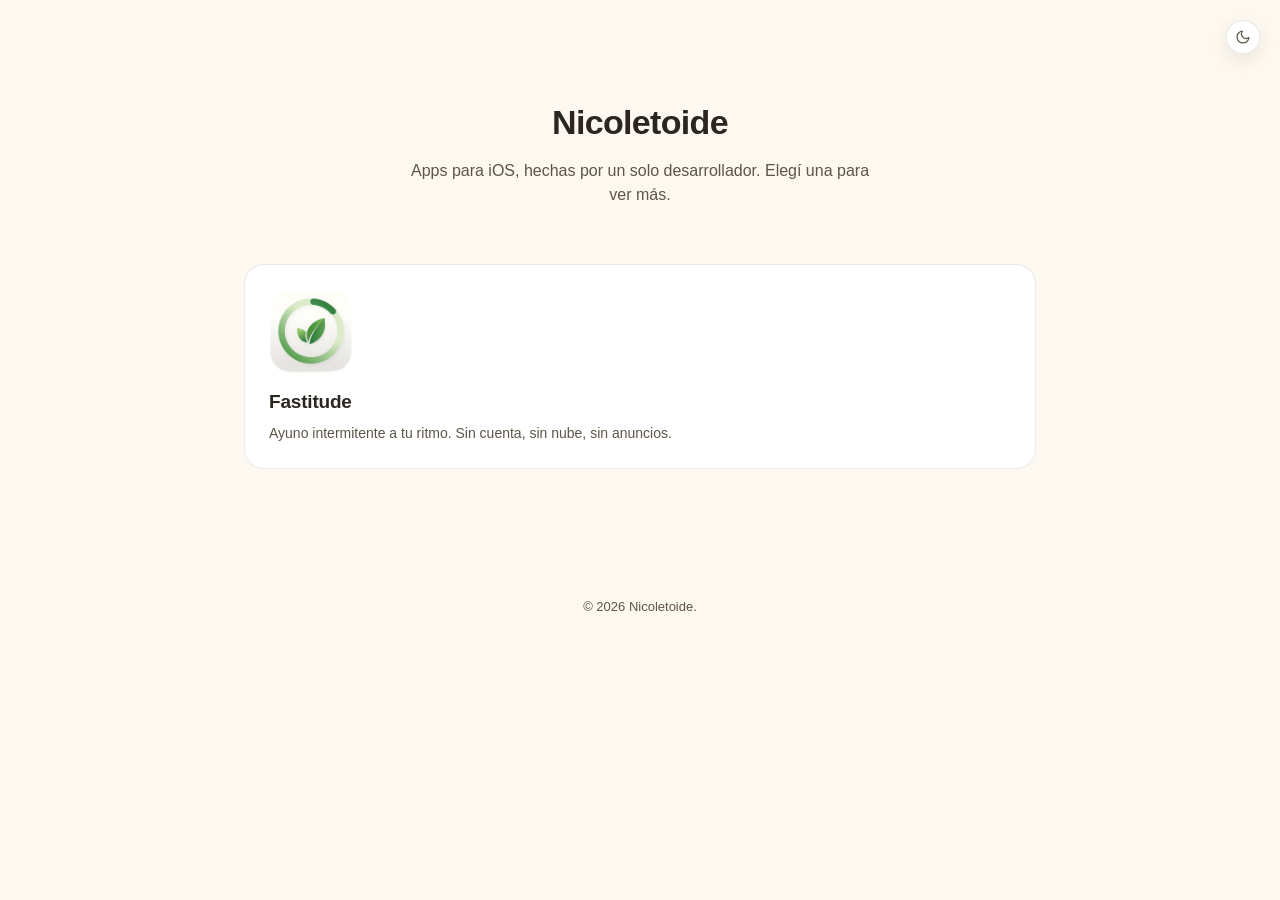
<file: index.html>
<!doctype html>
<html lang="es">
<head>
<meta charset="utf-8">
<meta name="viewport" content="width=device-width, initial-scale=1">
<title>Nicoletoide — Apps</title>
<meta name="description" content="Apps de Nicoletoide para iOS.">
<meta name="robots" content="index, follow">
<link rel="icon" type="image/png" href="fastitude/assets/icon-small.png" media="(prefers-color-scheme: dark)">
<link rel="icon" type="image/png" href="fastitude/assets/icon-light-small.png" media="(prefers-color-scheme: light)">
<link rel="stylesheet" href="assets/portal.css">
<script>
// Resuelve el tema antes del primer paint (evita el flash de tema incorrecto).
(function () {
  var saved = localStorage.getItem("nicoletoide-theme");
  var theme = saved || (matchMedia("(prefers-color-scheme: dark)").matches ? "dark" : "light");
  document.documentElement.setAttribute("data-theme", theme);
})();
</script>
</head>
<body>

  <div class="controls">
    <button class="theme-toggle" type="button" aria-label="Cambiar entre tema claro y oscuro">
      <svg class="icon-sun" viewBox="0 0 24 24" fill="none" stroke="currentColor" stroke-width="1.8" stroke-linecap="round" stroke-linejoin="round"><circle cx="12" cy="12" r="4"></circle><path d="M12 2v2M12 20v2M4.93 4.93l1.41 1.41M17.66 17.66l1.41 1.41M2 12h2M20 12h2M4.93 19.07l1.41-1.41M17.66 6.34l1.41-1.41"></path></svg>
      <svg class="icon-moon" viewBox="0 0 24 24" fill="none" stroke="currentColor" stroke-width="1.8" stroke-linecap="round" stroke-linejoin="round"><path d="M21 12.79A9 9 0 1 1 11.21 3 7 7 0 0 0 21 12.79Z"></path></svg>
    </button>
  </div>

  <header class="intro">
    <h1>Nicoletoide</h1>
    <p>Apps para iOS, hechas por un solo desarrollador. Elegí una para ver más.</p>
  </header>

  <section class="products">
    <div class="wrap">
      <div class="product-grid">
        <a class="product-card" href="fastitude/">
          <img src="fastitude/assets/icon-small.png" data-src-dark="fastitude/assets/icon-small.png" data-src-light="fastitude/assets/icon-light-small.png" alt="Ícono de Fastitude">
          <h2>Fastitude</h2>
          <p>Ayuno intermitente a tu ritmo. Sin cuenta, sin nube, sin anuncios.</p>
        </a>
      </div>
    </div>
  </section>

  <footer class="site-footer">
    © 2026 Nicoletoide.
  </footer>

  <script>
  (function () {
    var root = document.documentElement;
    function applyImages() {
      var theme = root.getAttribute("data-theme");
      document.querySelectorAll("img[data-src-light]").forEach(function (img) {
        var src = theme === "light" ? img.getAttribute("data-src-light") : img.getAttribute("data-src-dark");
        if (src) img.setAttribute("src", src);
      });
    }
    applyImages();
    var btn = document.querySelector(".theme-toggle");
    if (btn) {
      btn.addEventListener("click", function () {
        var next = root.getAttribute("data-theme") === "dark" ? "light" : "dark";
        localStorage.setItem("nicoletoide-theme", next);
        root.setAttribute("data-theme", next);
        applyImages();
      });
    }
  })();
  </script>
</body>
</html>
</file>
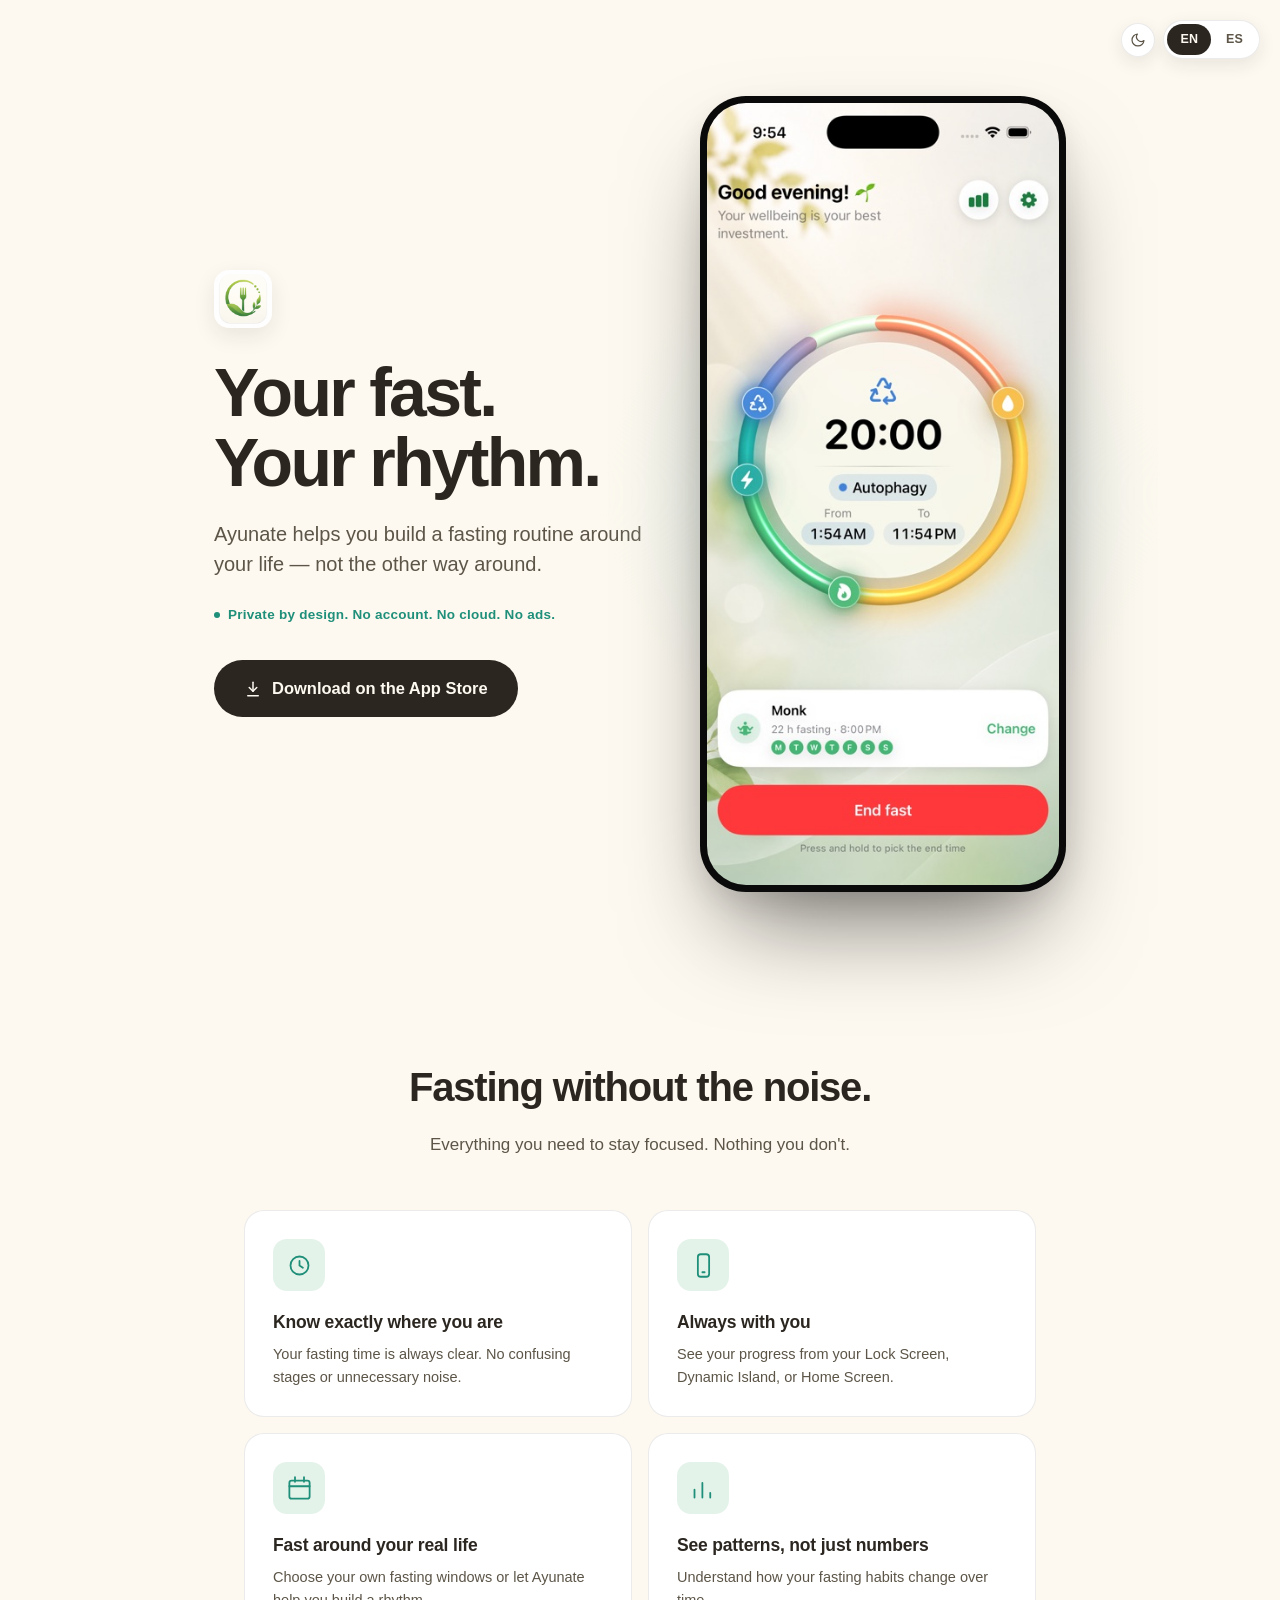
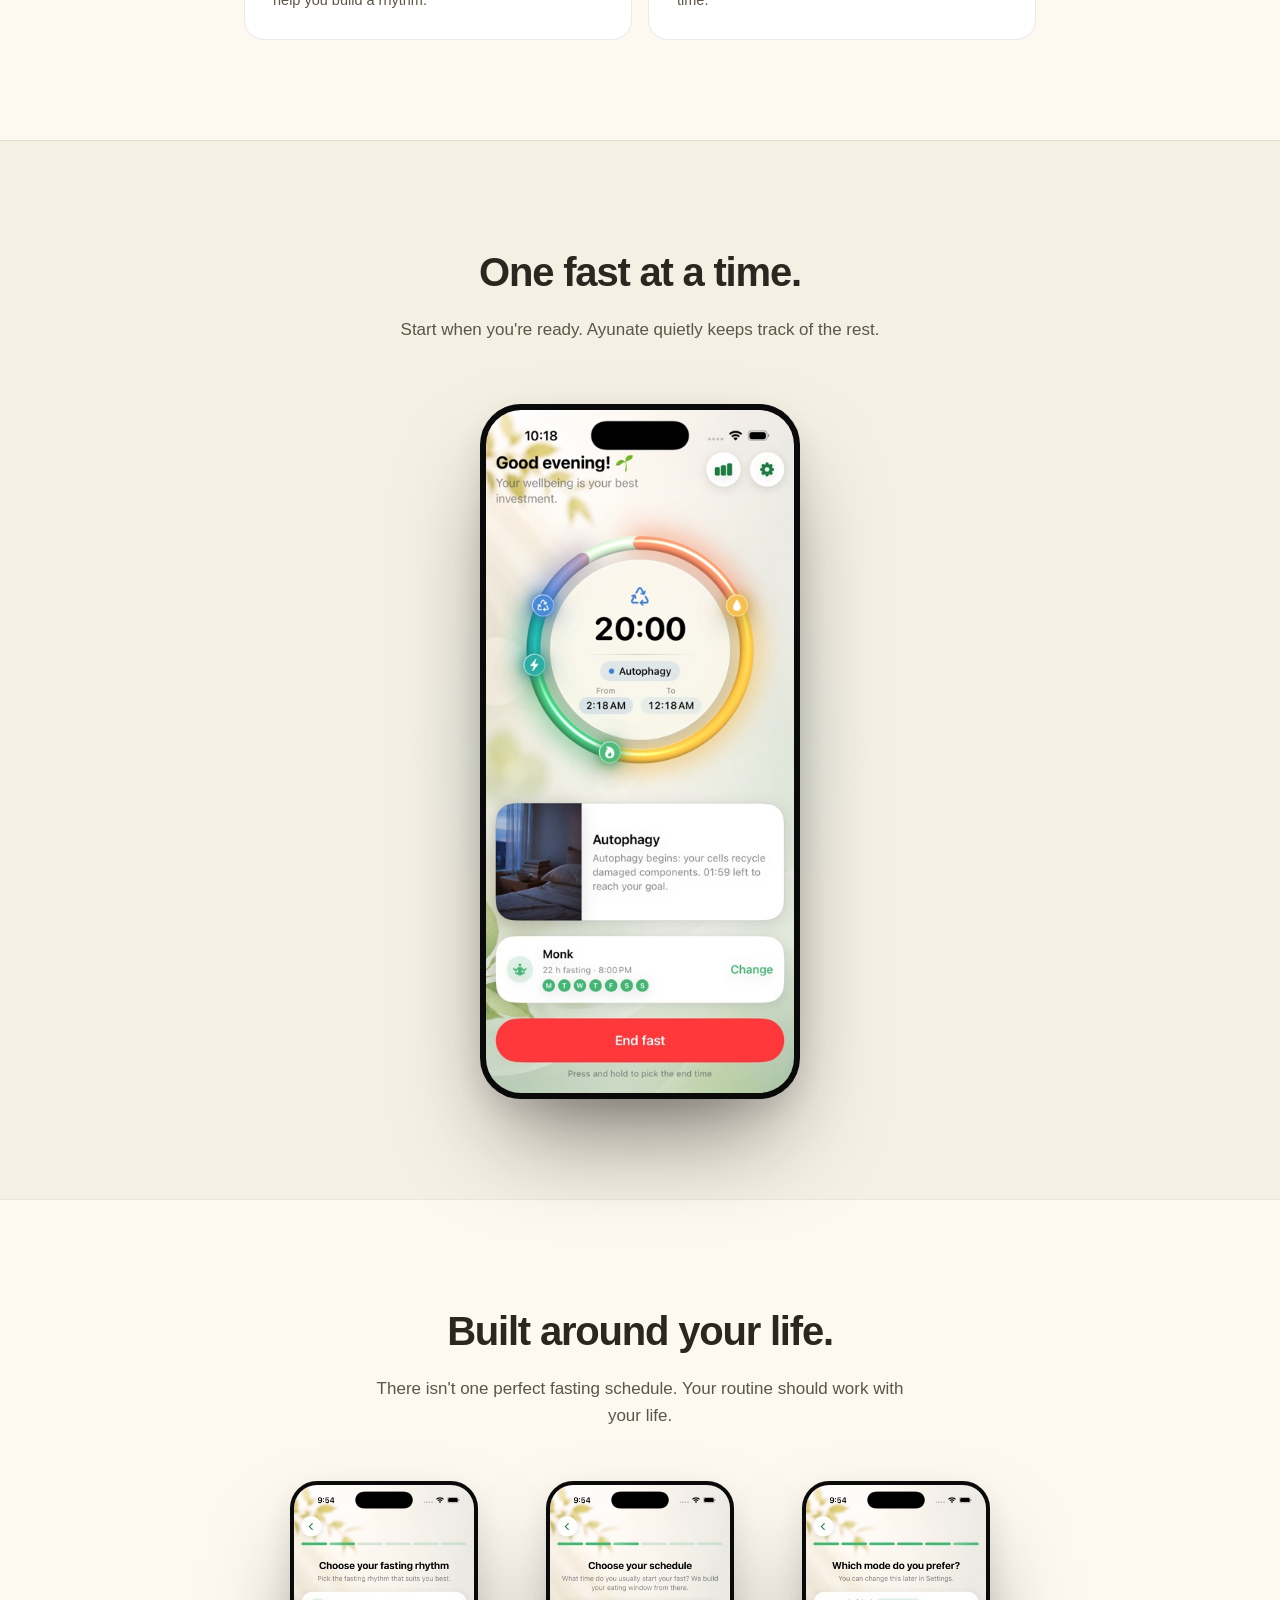
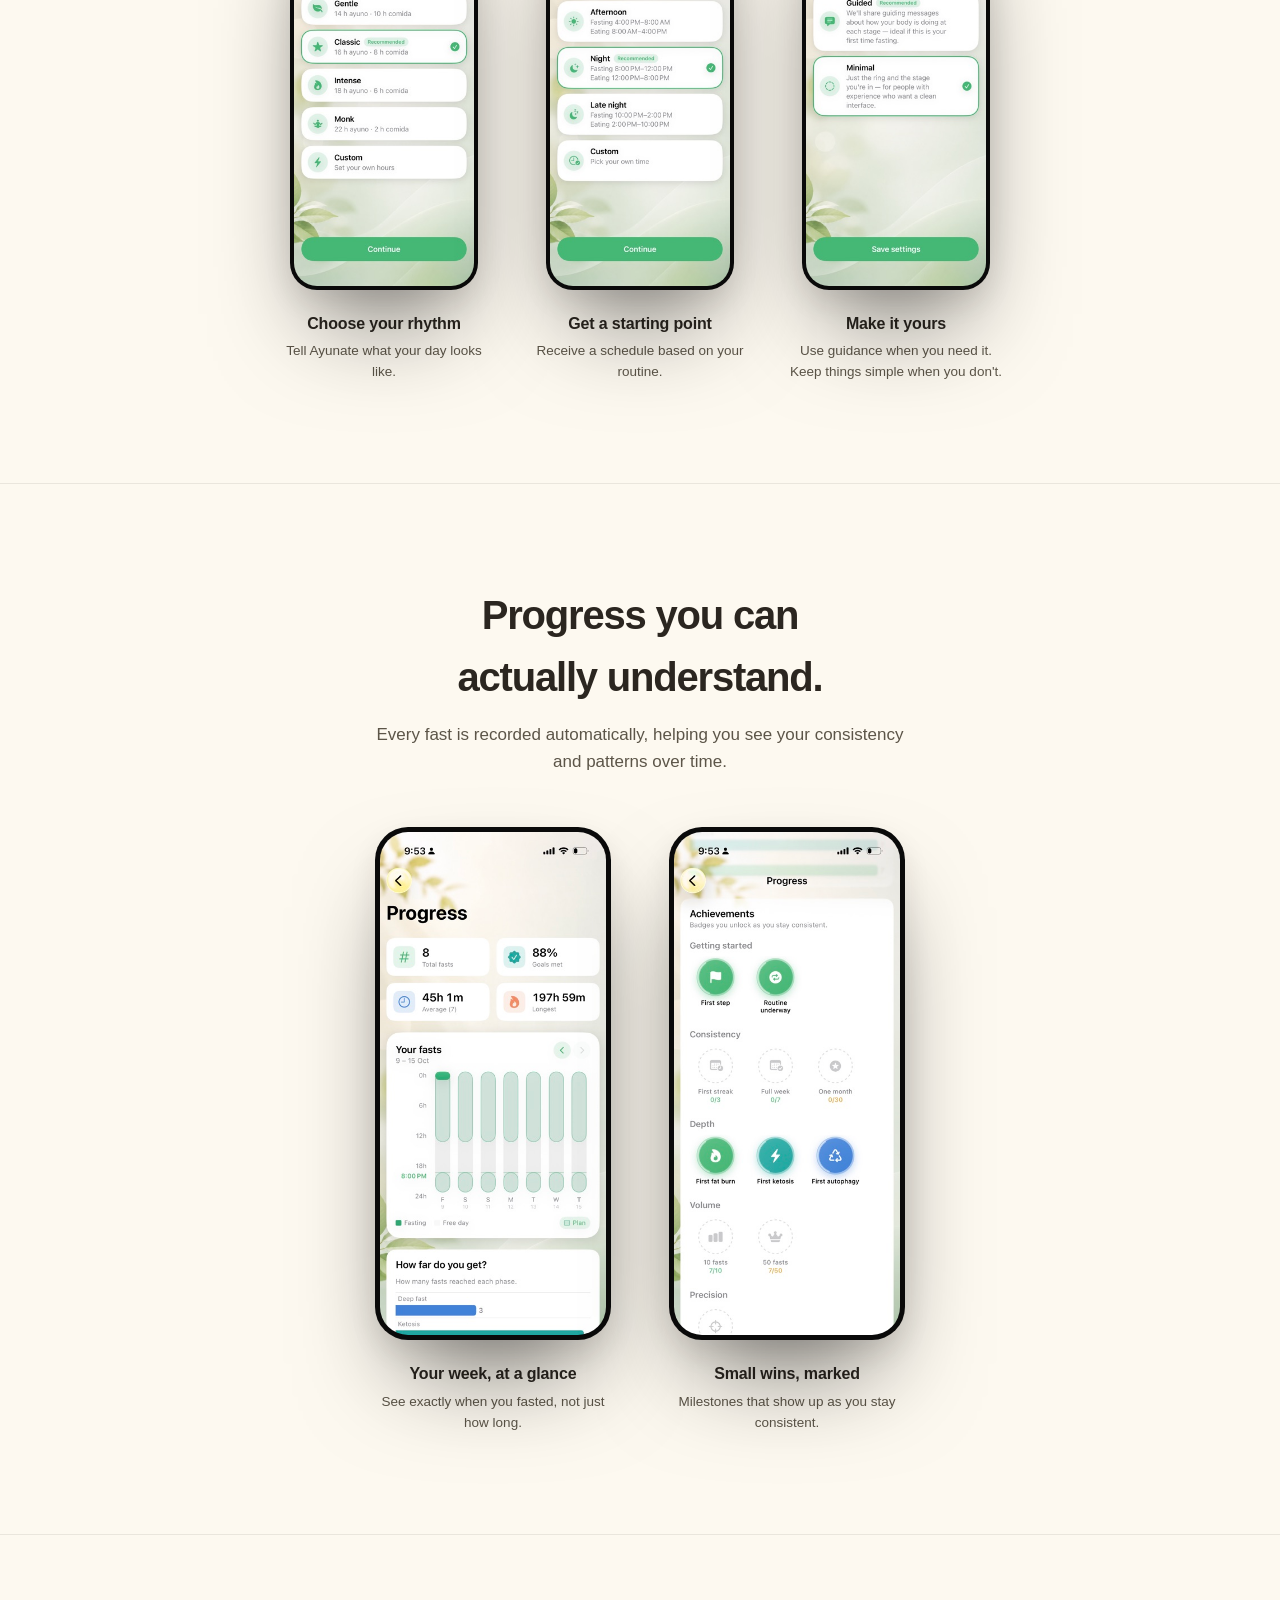
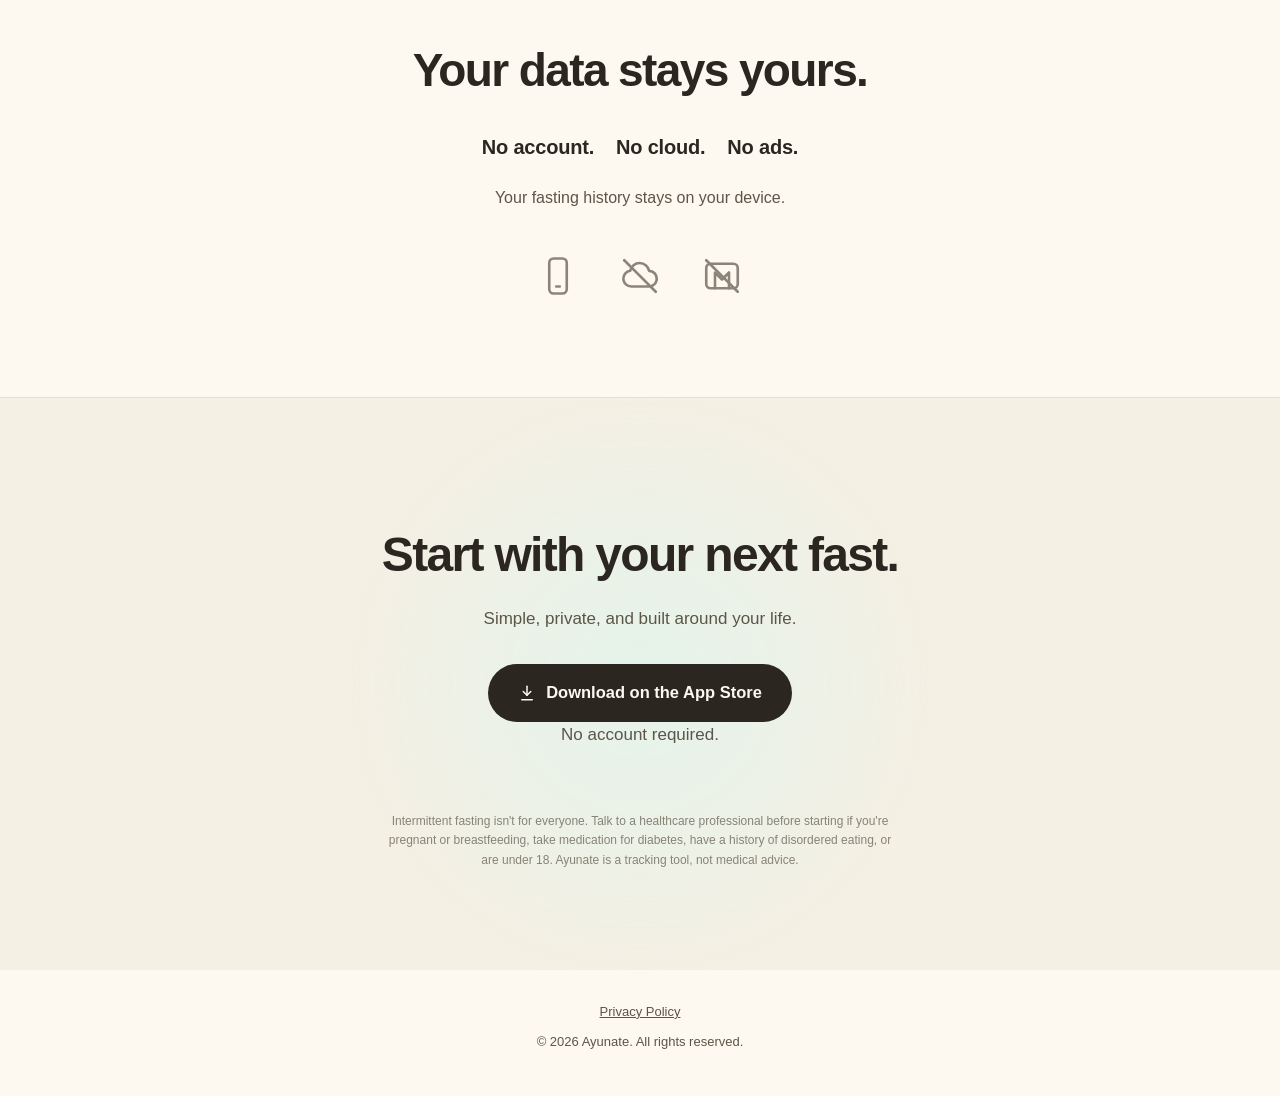
<file: ayunate/index.html>
<!doctype html>
<html lang="en">
<head>
<meta charset="utf-8">
<meta name="viewport" content="width=device-width, initial-scale=1">
<title>Ayunate — Your fast. Your rhythm.</title>
<meta name="description" content="Ayunate helps you build a fasting routine around your life — not the other way around. Private by design: no account, no cloud, no ads.">
<meta name="robots" content="index, follow">

<!-- TODO: reemplazar https://ayunate.app por el dominio real en cuanto se compre
     (acá, en es/index.html, sitemap.xml y robots.txt — son los únicos 4 lugares). -->
<link rel="canonical" href="https://ayunate.app/">
<link rel="alternate" hreflang="en" href="https://ayunate.app/">
<link rel="alternate" hreflang="es" href="https://ayunate.app/es/">
<link rel="alternate" hreflang="x-default" href="https://ayunate.app/">

<meta property="og:type" content="website">
<meta property="og:site_name" content="Ayunate">
<meta property="og:title" content="Ayunate — Your fast. Your rhythm.">
<meta property="og:description" content="Ayunate helps you build a fasting routine around your life — not the other way around. Private by design: no account, no cloud, no ads.">
<meta property="og:url" content="https://ayunate.app/">
<meta property="og:image" content="https://ayunate.app/assets/icon.png">
<meta property="og:locale" content="en_US">
<meta property="og:locale:alternate" content="es_ES">
<meta name="twitter:card" content="summary_large_image">
<meta name="twitter:title" content="Ayunate — Your fast. Your rhythm.">
<meta name="twitter:description" content="Ayunate helps you build a fasting routine around your life — not the other way around.">
<meta name="twitter:image" content="https://ayunate.app/assets/icon.png">

<link rel="icon" type="image/png" href="assets/icon-small.png" media="(prefers-color-scheme: dark)">
<link rel="icon" type="image/png" href="assets/icon-light-small.png" media="(prefers-color-scheme: light)">
<link rel="apple-touch-icon" href="assets/icon-small.png">
<link rel="stylesheet" href="assets/site.css">
<script>
// Resuelve el tema antes del primer paint (evita el flash de tema incorrecto).
(function () {
  var saved = localStorage.getItem("ayunate-theme");
  var theme = saved || (matchMedia("(prefers-color-scheme: dark)").matches ? "dark" : "light");
  document.documentElement.setAttribute("data-theme", theme);
})();
</script>
<script type="application/ld+json">
{
  "@context": "https://schema.org",
  "@type": "SoftwareApplication",
  "name": "Ayunate",
  "operatingSystem": "iOS",
  "applicationCategory": "HealthApplication",
  "url": "https://ayunate.app/",
  "image": "https://ayunate.app/assets/icon.png",
  "description": "Ayunate helps you build a fasting routine around your life — not the other way around. Private by design: no account, no cloud, no ads.",
  "offers": { "@type": "Offer", "price": "0", "priceCurrency": "USD" },
  "inLanguage": ["en", "es"]
}
</script>
</head>
<body>

  <div class="controls">
    <button class="theme-toggle" type="button" aria-label="Switch between light and dark theme">
      <svg class="icon-sun" viewBox="0 0 24 24" fill="none" stroke="currentColor" stroke-width="1.8" stroke-linecap="round" stroke-linejoin="round"><circle cx="12" cy="12" r="4"></circle><path d="M12 2v2M12 20v2M4.93 4.93l1.41 1.41M17.66 17.66l1.41 1.41M2 12h2M20 12h2M4.93 19.07l1.41-1.41M17.66 6.34l1.41-1.41"></path></svg>
      <svg class="icon-moon" viewBox="0 0 24 24" fill="none" stroke="currentColor" stroke-width="1.8" stroke-linecap="round" stroke-linejoin="round"><path d="M21 12.79A9 9 0 1 1 11.21 3 7 7 0 0 0 21 12.79Z"></path></svg>
    </button>
    <nav class="lang-switch" aria-label="Language">
      <a href="index.html" aria-current="true">EN</a>
      <a href="es/index.html">ES</a>
    </nav>
  </div>

  <header class="hero">
    <div class="hero-copy">
      <img class="icon" src="assets/icon-small.png" data-src-dark="assets/icon-small.png" data-src-light="assets/icon-light-small.png" alt="Ayunate app icon">
      <h1>Your fast.<br>Your rhythm.</h1>
      <p class="subhead">Ayunate helps you build a fasting routine around your life — not the other way around.</p>
      <p class="differentiator">Private by design. No account. No cloud. No ads.</p>

      <!-- Replace "#" with the real App Store Connect URL at launch. -->
      <a class="cta" href="#" id="app-store-link">
        <svg viewBox="0 0 24 24" fill="none" stroke="currentColor" stroke-width="2" stroke-linecap="round" stroke-linejoin="round">
          <path d="M12 3v12"></path>
          <path d="M7 10l5 5 5-5"></path>
          <path d="M5 21h14"></path>
        </svg>
        Download on the App Store
      </a>
    </div>

    <div class="phone-stage">
      <div class="phone">
        <img src="assets/hero-en.jpg" data-src-dark="assets/hero-en.jpg" data-src-light="assets/hero-en-light.jpg" alt="Ayunate ring showing all five metabolic stages, in dark and minimalist mode">
      </div>
    </div>
  </header>

  <section class="benefits">
    <div class="wrap">
      <div class="section-head">
        <h2>Fasting without the noise.</h2>
        <p>Everything you need to stay focused. Nothing you don't.</p>
      </div>

      <div class="benefits-grid">
        <div class="benefit-card">
          <div class="icon-badge">
            <svg viewBox="0 0 24 24" fill="none" stroke-width="1.6" stroke-linecap="round" stroke-linejoin="round"><circle cx="12" cy="12" r="8"></circle><path d="M12 8v4l3 2"></path></svg>
          </div>
          <h3>Know exactly where you are</h3>
          <p>Your fasting time is always clear. No confusing stages or unnecessary noise.</p>
        </div>
        <div class="benefit-card">
          <div class="icon-badge">
            <svg viewBox="0 0 24 24" fill="none" stroke-width="1.6" stroke-linecap="round" stroke-linejoin="round"><rect x="7" y="2" width="10" height="20" rx="2.5"></rect><path d="M11 18h2"></path></svg>
          </div>
          <h3>Always with you</h3>
          <p>See your progress from your Lock Screen, Dynamic Island, or Home Screen.</p>
        </div>
        <div class="benefit-card">
          <div class="icon-badge">
            <svg viewBox="0 0 24 24" fill="none" stroke-width="1.6" stroke-linecap="round" stroke-linejoin="round"><rect x="3" y="5" width="18" height="16" rx="2"></rect><path d="M3 10h18"></path><path d="M8 2v4M16 2v4"></path></svg>
          </div>
          <h3>Fast around your real life</h3>
          <p>Choose your own fasting windows or let Ayunate help you build a rhythm.</p>
        </div>
        <div class="benefit-card">
          <div class="icon-badge">
            <svg viewBox="0 0 24 24" fill="none" stroke-width="1.6" stroke-linecap="round" stroke-linejoin="round"><path d="M4 20V13"></path><path d="M11 20V7"></path><path d="M18 20V16"></path></svg>
          </div>
          <h3>See patterns, not just numbers</h3>
          <p>Understand how your fasting habits change over time.</p>
        </div>
      </div>
    </div>
  </section>

  <section class="daily-experience">
    <div class="wrap">
      <div class="section-head">
        <h2>One fast at a time.</h2>
        <p>Start when you're ready. Ayunate quietly keeps track of the rest.</p>
      </div>

      <div class="spotlight">
        <div class="phone-stage">
          <div class="phone">
            <img src="assets/ring-en.jpg" data-src-dark="assets/ring-en.jpg" data-src-light="assets/ring-en-light.jpg" alt="Ayunate's fasting ring in guided mode, mid-fast, showing every metabolic stage reached so far and context for the current stage">
          </div>
        </div>
      </div>
    </div>
  </section>

  <section class="personalization">
    <div class="wrap">
      <div class="section-head">
        <h2>Built around your life.</h2>
        <p>There isn't one perfect fasting schedule. Your routine should work with your life.</p>
      </div>

      <div class="gallery">
        <figure class="gallery-item">
          <div class="phone phone-sm"><img src="assets/onboarding-plan-en.jpg" data-src-dark="assets/onboarding-plan-en.jpg" data-src-light="assets/onboarding-plan-en-light.jpg" alt="Step for choosing a fasting pace: 14:10, 16:8, 18:6, 22:2, or custom"></div>
          <h3>Choose your rhythm</h3>
          <p>Tell Ayunate what your day looks like.</p>
        </figure>
        <figure class="gallery-item">
          <div class="phone phone-sm"><img src="assets/onboarding-schedule-en.jpg" data-src-dark="assets/onboarding-schedule-en.jpg" data-src-light="assets/onboarding-schedule-en-light.jpg" alt="Step for choosing a schedule, with a window recommended for your profile"></div>
          <h3>Get a starting point</h3>
          <p>Receive a schedule based on your routine.</p>
        </figure>
        <figure class="gallery-item">
          <div class="phone phone-sm"><img src="assets/onboarding-display-en.jpg" data-src-dark="assets/onboarding-display-en.jpg" data-src-light="assets/onboarding-display-en-light.jpg" alt="Step for choosing guided or minimalist mode"></div>
          <h3>Make it yours</h3>
          <p>Use guidance when you need it. Keep things simple when you don't.</p>
        </figure>
      </div>
    </div>
  </section>

  <section class="progress">
    <div class="wrap">
      <div class="section-head">
        <h2>Progress you can actually understand.</h2>
        <p>Every fast is recorded automatically, helping you see your consistency and patterns over time.</p>
      </div>

      <div class="gallery gallery-2">
        <figure class="gallery-item">
          <div class="phone phone-sm"><img src="assets/stats.jpg" data-src-dark="assets/stats.jpg" data-src-light="assets/stats-light.jpg" alt="Weekly progress chart, with total fasts, goals met, average and longest fast"></div>
          <h3>Your week, at a glance</h3>
          <p>See exactly when you fasted, not just how long.</p>
        </figure>
        <figure class="gallery-item">
          <div class="phone phone-sm"><img src="assets/achievements.jpg" data-src-dark="assets/achievements.jpg" data-src-light="assets/achievements-light.jpg" alt="Achievement badges unlocked as you stay consistent"></div>
          <h3>Small wins, marked</h3>
          <p>Milestones that show up as you stay consistent.</p>
        </figure>
      </div>
    </div>
  </section>

  <section class="privacy">
    <div class="wrap">
      <h2>Your data stays yours.</h2>
      <div class="privacy-marks">
        <span>No account.</span>
        <span>No cloud.</span>
        <span>No ads.</span>
      </div>
      <p>Your fasting history stays on your device.</p>
      <div class="privacy-icons">
        <div class="privacy-icon" title="On your device">
          <svg viewBox="0 0 24 24" fill="none" stroke="currentColor" stroke-linecap="round" stroke-linejoin="round"><rect x="7" y="2" width="10" height="20" rx="2.5"></rect><path d="M11 18h2"></path></svg>
        </div>
        <div class="privacy-icon" title="No cloud profile">
          <svg viewBox="0 0 24 24" fill="none" stroke="currentColor" stroke-linecap="round" stroke-linejoin="round"><path d="M7 18a4.5 4.5 0 0 1-.6-8.96A5.5 5.5 0 0 1 17.2 9.05 4 4 0 0 1 17 18H7Z"></path><path d="M3 3l18 18"></path></svg>
        </div>
        <div class="privacy-icon" title="No ads">
          <svg viewBox="0 0 24 24" fill="none" stroke="currentColor" stroke-linecap="round" stroke-linejoin="round"><rect x="3" y="5" width="18" height="14" rx="2.5"></rect><path d="M8 19v-9l4 4 4-4v9"></path><path d="M3 3l18 18"></path></svg>
        </div>
      </div>
    </div>
  </section>

  <section class="final-cta">
    <div class="wrap">
      <h2>Start with your next fast.</h2>
      <p>Simple, private, and built around your life.</p>
      <a class="cta" href="#">
        <svg viewBox="0 0 24 24" fill="none" stroke="currentColor" stroke-width="2" stroke-linecap="round" stroke-linejoin="round">
          <path d="M12 3v12"></path>
          <path d="M7 10l5 5 5-5"></path>
          <path d="M5 21h14"></path>
        </svg>
        Download on the App Store
      </a>
      <p class="cta-note">No account required.</p>

      <div class="health-note">
        Intermittent fasting isn't for everyone. Talk to a healthcare professional before starting if you're pregnant or breastfeeding, take medication for diabetes, have a history of disordered eating, or are under 18. Ayunate is a tracking tool, not medical advice.
      </div>
    </div>
  </section>

  <footer>
    <div class="links">
      <a href="privacidad.html">Privacy Policy</a>
      <!-- TODO: public contact channel still needs to be decided before launch. -->
    </div>
    © 2026 Ayunate. All rights reserved.
  </footer>

  <script>
  (function () {
    var root = document.documentElement;
    function applyImages() {
      var theme = root.getAttribute("data-theme");
      document.querySelectorAll("img[data-src-light]").forEach(function (img) {
        var src = theme === "light" ? img.getAttribute("data-src-light") : img.getAttribute("data-src-dark");
        if (src) img.setAttribute("src", src);
      });
    }
    applyImages();
    var btn = document.querySelector(".theme-toggle");
    if (btn) {
      btn.addEventListener("click", function () {
        var next = root.getAttribute("data-theme") === "dark" ? "light" : "dark";
        localStorage.setItem("ayunate-theme", next);
        root.setAttribute("data-theme", next);
        applyImages();
      });
    }
  })();
  </script>
</body>
</html>
</file>
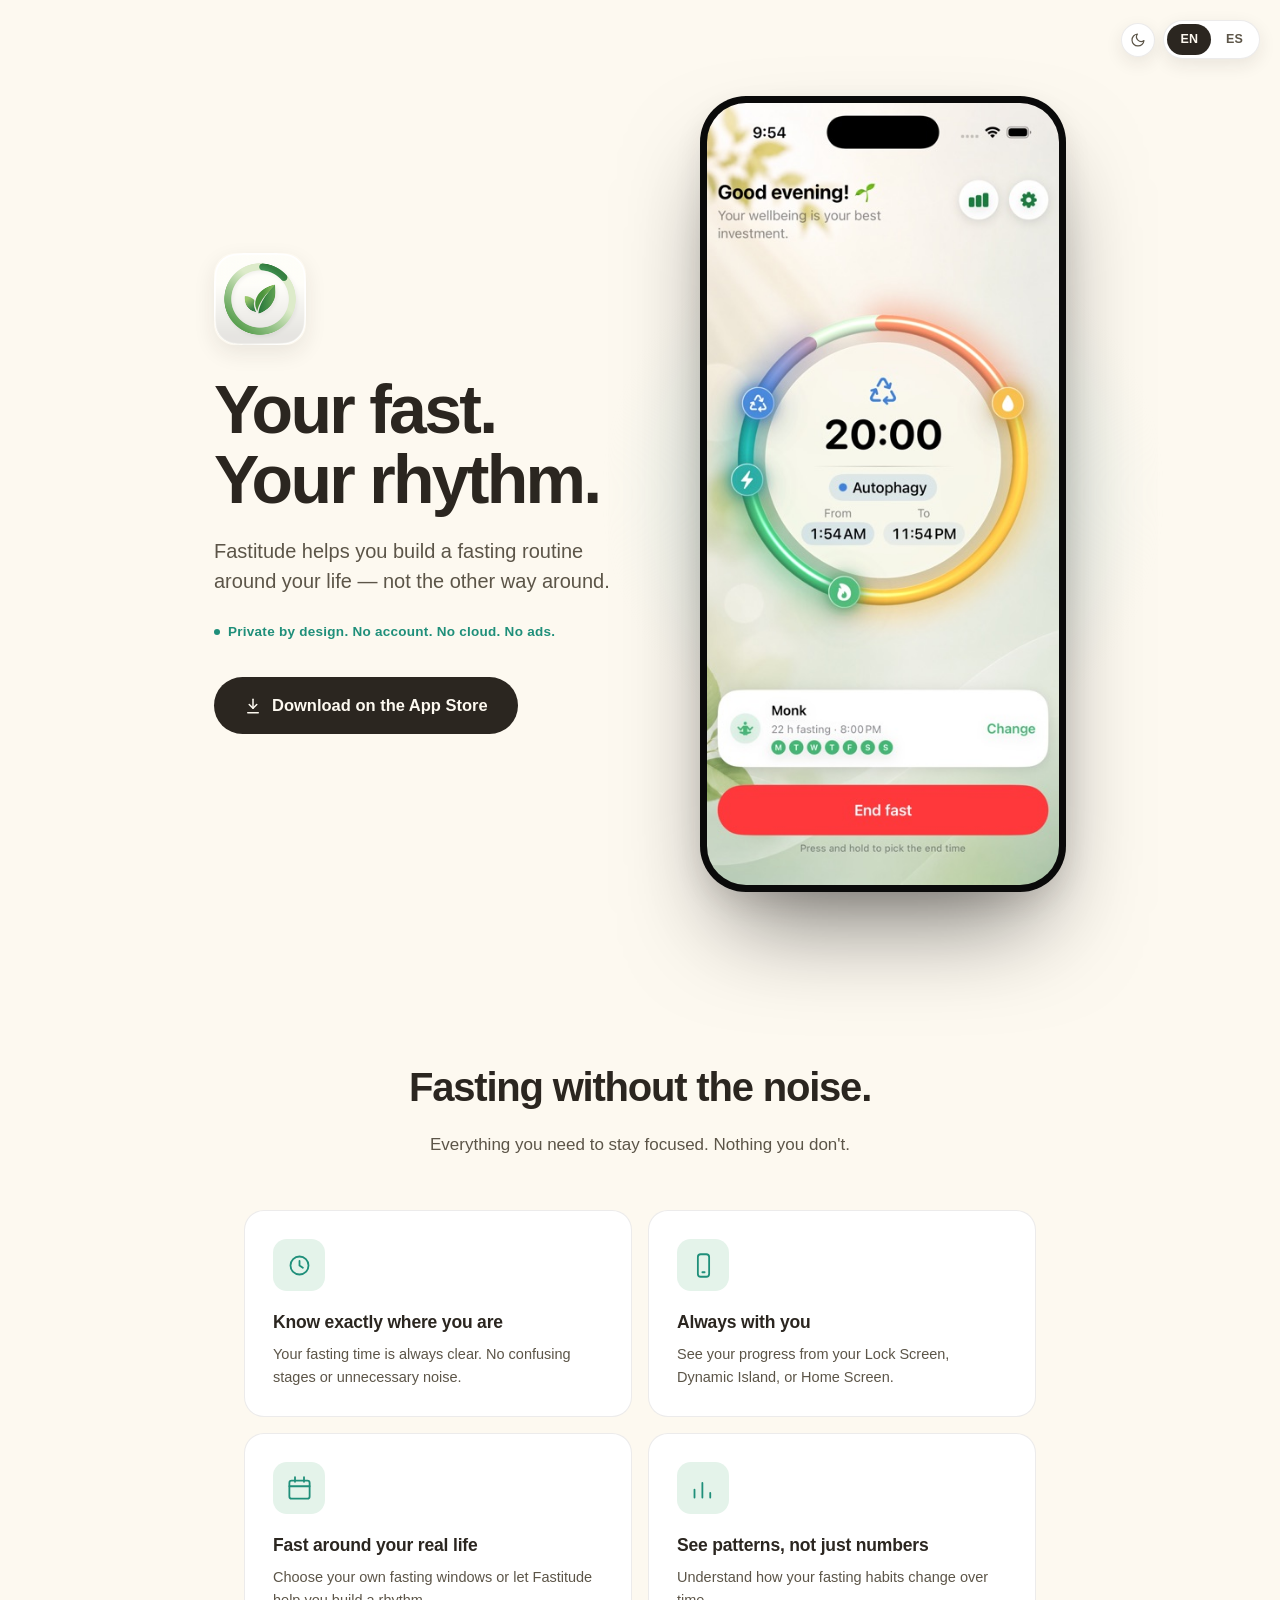
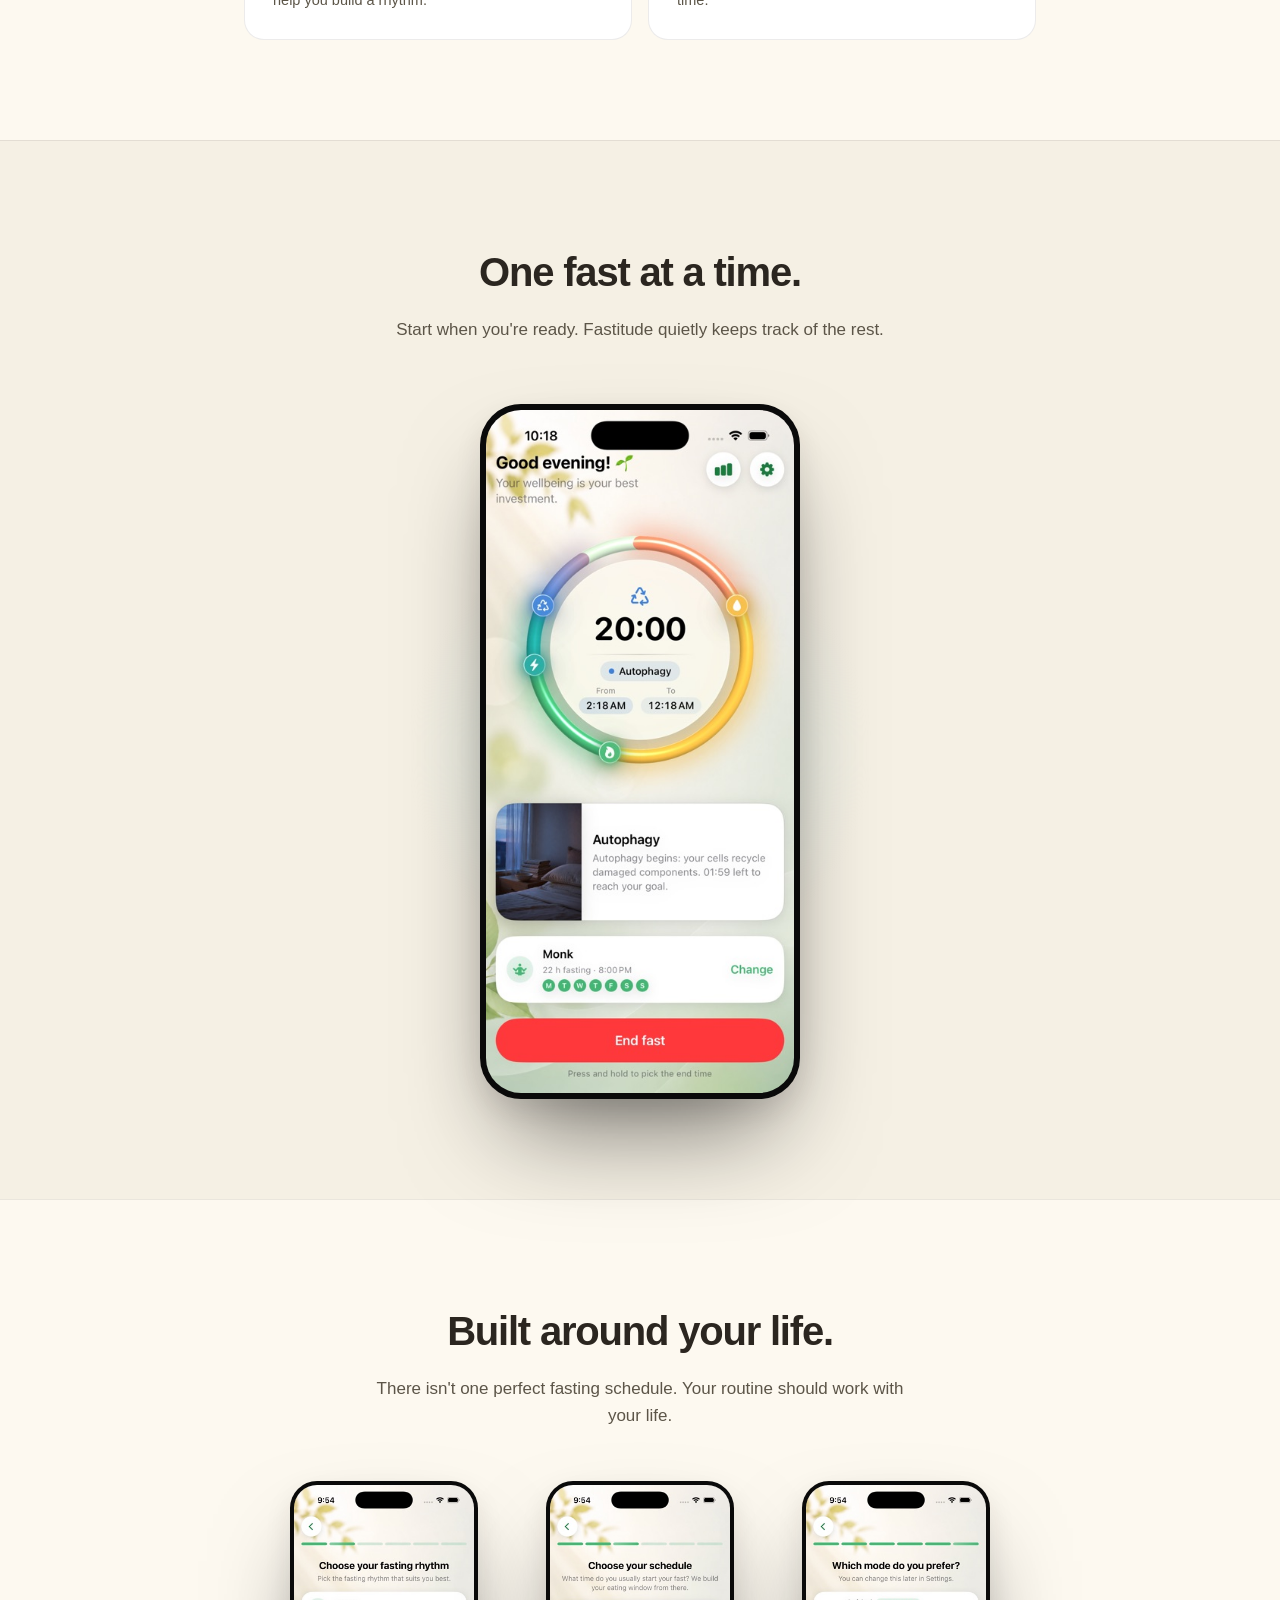
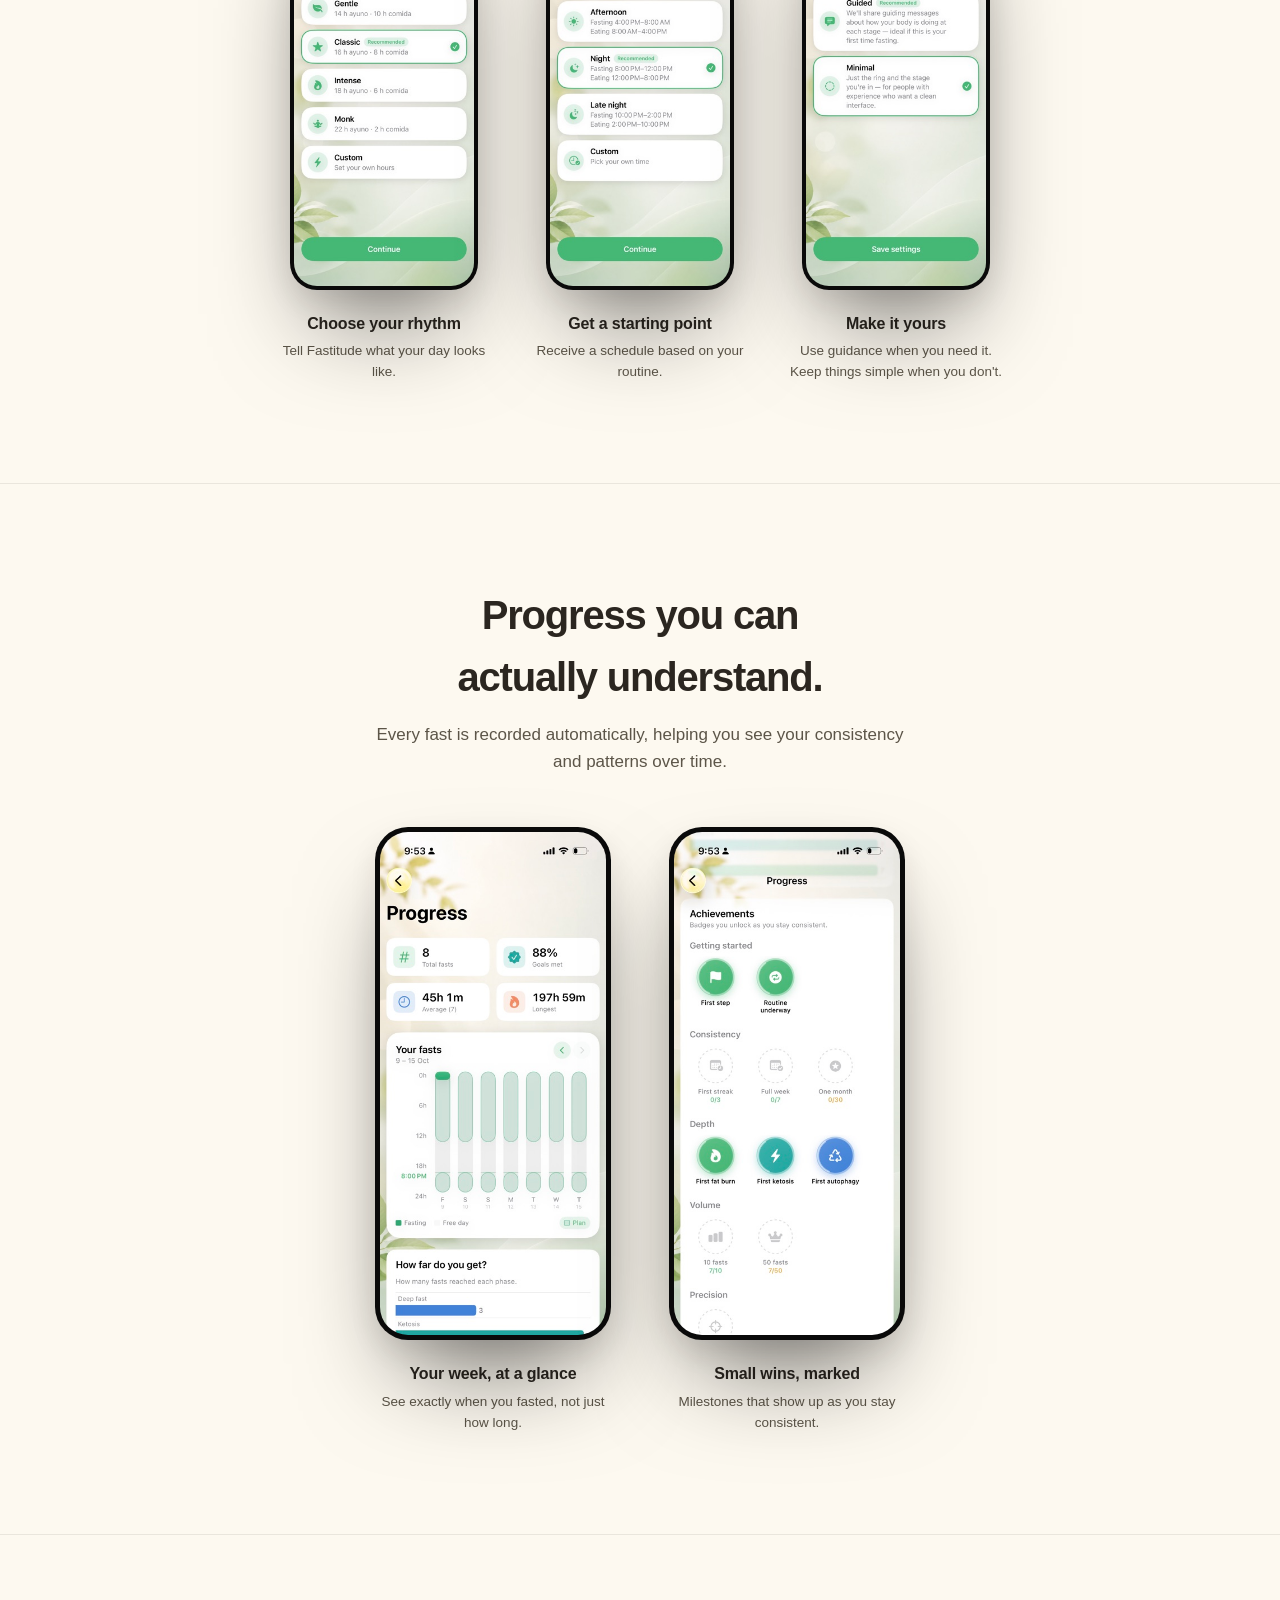
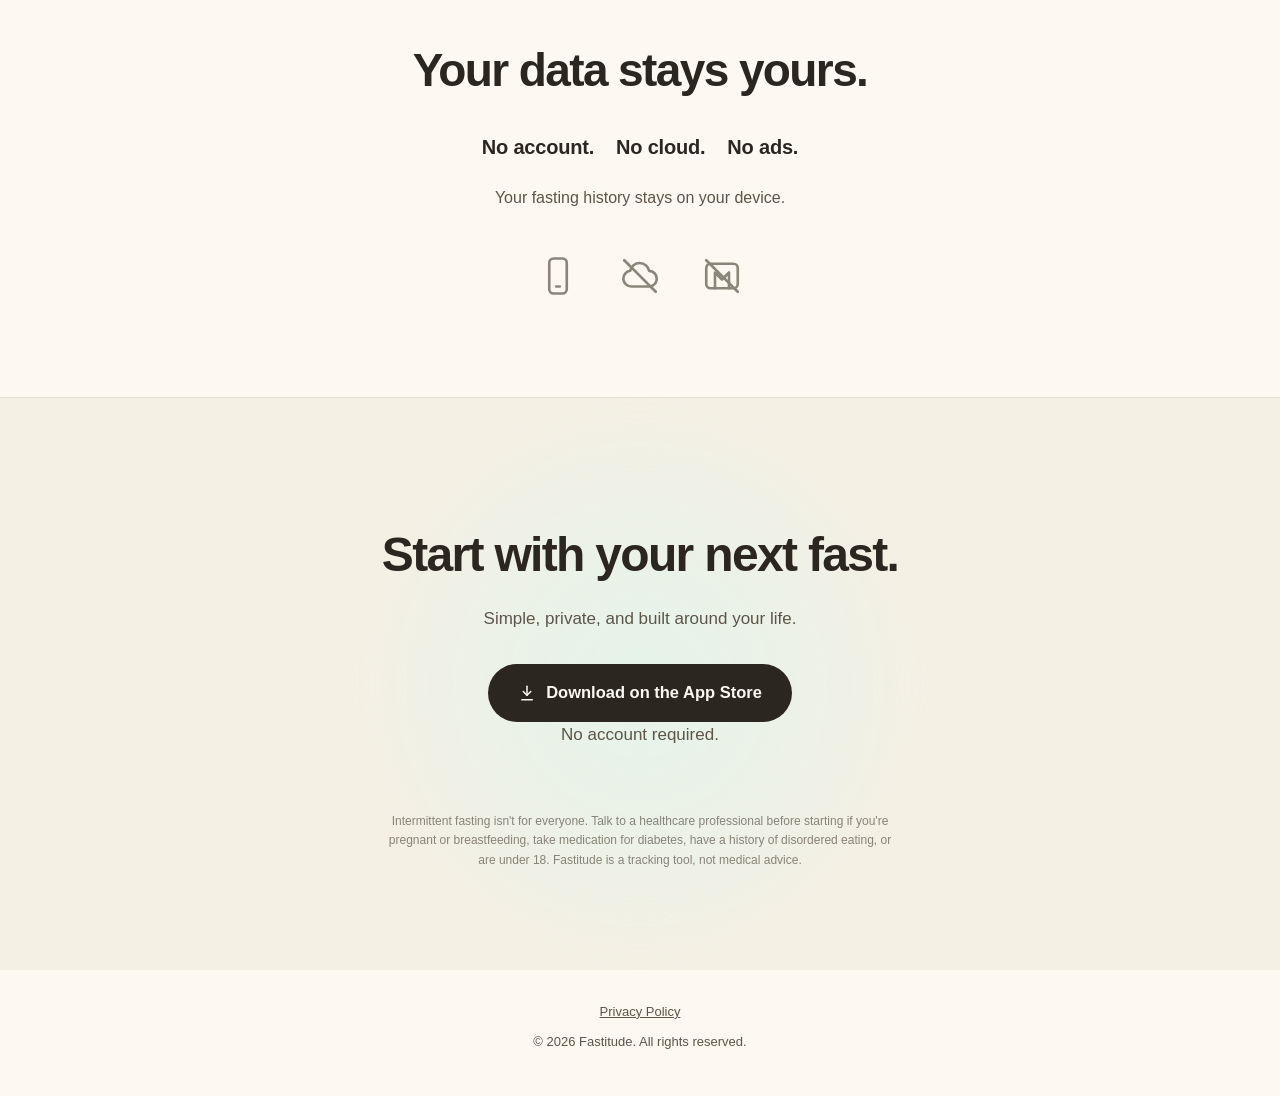
<file: fastitude/index.html>
<!doctype html>
<html lang="en">
<head>
<meta charset="utf-8">
<meta name="viewport" content="width=device-width, initial-scale=1">
<title>Fastitude — Your fast. Your rhythm.</title>
<meta name="description" content="Fastitude helps you build a fasting routine around your life — not the other way around. Private by design: no account, no cloud, no ads.">
<meta name="robots" content="index, follow">

<!-- TODO: reemplazar https://fastitude.app por el dominio real en cuanto se compre
     (acá, en es/index.html, sitemap.xml y robots.txt — son los únicos 4 lugares). -->
<link rel="canonical" href="https://fastitude.app/">
<link rel="alternate" hreflang="en" href="https://fastitude.app/">
<link rel="alternate" hreflang="es" href="https://fastitude.app/es/">
<link rel="alternate" hreflang="x-default" href="https://fastitude.app/">

<meta property="og:type" content="website">
<meta property="og:site_name" content="Fastitude">
<meta property="og:title" content="Fastitude — Your fast. Your rhythm.">
<meta property="og:description" content="Fastitude helps you build a fasting routine around your life — not the other way around. Private by design: no account, no cloud, no ads.">
<meta property="og:url" content="https://fastitude.app/">
<meta property="og:image" content="https://fastitude.app/assets/icon.png">
<meta property="og:locale" content="en_US">
<meta property="og:locale:alternate" content="es_ES">
<meta name="twitter:card" content="summary_large_image">
<meta name="twitter:title" content="Fastitude — Your fast. Your rhythm.">
<meta name="twitter:description" content="Fastitude helps you build a fasting routine around your life — not the other way around.">
<meta name="twitter:image" content="https://fastitude.app/assets/icon.png">

<link rel="icon" type="image/png" href="assets/icon-small.png" media="(prefers-color-scheme: dark)">
<link rel="icon" type="image/png" href="assets/icon-light-small.png" media="(prefers-color-scheme: light)">
<link rel="apple-touch-icon" href="assets/icon-small.png">
<link rel="stylesheet" href="assets/site.css">
<script>
// Resuelve el tema antes del primer paint (evita el flash de tema incorrecto).
(function () {
  var saved = localStorage.getItem("fastitude-theme");
  var theme = saved || (matchMedia("(prefers-color-scheme: dark)").matches ? "dark" : "light");
  document.documentElement.setAttribute("data-theme", theme);
})();
</script>
<script type="application/ld+json">
{
  "@context": "https://schema.org",
  "@type": "SoftwareApplication",
  "name": "Fastitude",
  "operatingSystem": "iOS",
  "applicationCategory": "HealthApplication",
  "url": "https://fastitude.app/",
  "image": "https://fastitude.app/assets/icon.png",
  "description": "Fastitude helps you build a fasting routine around your life — not the other way around. Private by design: no account, no cloud, no ads.",
  "offers": { "@type": "Offer", "price": "0", "priceCurrency": "USD" },
  "inLanguage": ["en", "es"]
}
</script>
</head>
<body>

  <div class="controls">
    <button class="theme-toggle" type="button" aria-label="Switch between light and dark theme">
      <svg class="icon-sun" viewBox="0 0 24 24" fill="none" stroke="currentColor" stroke-width="1.8" stroke-linecap="round" stroke-linejoin="round"><circle cx="12" cy="12" r="4"></circle><path d="M12 2v2M12 20v2M4.93 4.93l1.41 1.41M17.66 17.66l1.41 1.41M2 12h2M20 12h2M4.93 19.07l1.41-1.41M17.66 6.34l1.41-1.41"></path></svg>
      <svg class="icon-moon" viewBox="0 0 24 24" fill="none" stroke="currentColor" stroke-width="1.8" stroke-linecap="round" stroke-linejoin="round"><path d="M21 12.79A9 9 0 1 1 11.21 3 7 7 0 0 0 21 12.79Z"></path></svg>
    </button>
    <nav class="lang-switch" aria-label="Language">
      <a href="index.html" aria-current="true">EN</a>
      <a href="es/index.html">ES</a>
    </nav>
  </div>

  <header class="hero">
    <div class="hero-copy">
      <img class="icon" src="assets/icon-small.png" data-src-dark="assets/icon-small.png" data-src-light="assets/icon-light-small.png" alt="Fastitude app icon">
      <h1>Your fast.<br>Your rhythm.</h1>
      <p class="subhead">Fastitude helps you build a fasting routine around your life — not the other way around.</p>
      <p class="differentiator">Private by design. No account. No cloud. No ads.</p>

      <!-- Replace "#" with the real App Store Connect URL at launch. -->
      <a class="cta" href="#" id="app-store-link">
        <svg viewBox="0 0 24 24" fill="none" stroke="currentColor" stroke-width="2" stroke-linecap="round" stroke-linejoin="round">
          <path d="M12 3v12"></path>
          <path d="M7 10l5 5 5-5"></path>
          <path d="M5 21h14"></path>
        </svg>
        Download on the App Store
      </a>
    </div>

    <div class="phone-stage">
      <div class="phone">
        <img src="assets/hero-en.jpg" data-src-dark="assets/hero-en.jpg" data-src-light="assets/hero-en-light.jpg" alt="Fastitude ring showing all five metabolic stages, in dark and minimalist mode">
      </div>
    </div>
  </header>

  <section class="benefits">
    <div class="wrap">
      <div class="section-head">
        <h2>Fasting without the noise.</h2>
        <p>Everything you need to stay focused. Nothing you don't.</p>
      </div>

      <div class="benefits-grid">
        <div class="benefit-card">
          <div class="icon-badge">
            <svg viewBox="0 0 24 24" fill="none" stroke-width="1.6" stroke-linecap="round" stroke-linejoin="round"><circle cx="12" cy="12" r="8"></circle><path d="M12 8v4l3 2"></path></svg>
          </div>
          <h3>Know exactly where you are</h3>
          <p>Your fasting time is always clear. No confusing stages or unnecessary noise.</p>
        </div>
        <div class="benefit-card">
          <div class="icon-badge">
            <svg viewBox="0 0 24 24" fill="none" stroke-width="1.6" stroke-linecap="round" stroke-linejoin="round"><rect x="7" y="2" width="10" height="20" rx="2.5"></rect><path d="M11 18h2"></path></svg>
          </div>
          <h3>Always with you</h3>
          <p>See your progress from your Lock Screen, Dynamic Island, or Home Screen.</p>
        </div>
        <div class="benefit-card">
          <div class="icon-badge">
            <svg viewBox="0 0 24 24" fill="none" stroke-width="1.6" stroke-linecap="round" stroke-linejoin="round"><rect x="3" y="5" width="18" height="16" rx="2"></rect><path d="M3 10h18"></path><path d="M8 2v4M16 2v4"></path></svg>
          </div>
          <h3>Fast around your real life</h3>
          <p>Choose your own fasting windows or let Fastitude help you build a rhythm.</p>
        </div>
        <div class="benefit-card">
          <div class="icon-badge">
            <svg viewBox="0 0 24 24" fill="none" stroke-width="1.6" stroke-linecap="round" stroke-linejoin="round"><path d="M4 20V13"></path><path d="M11 20V7"></path><path d="M18 20V16"></path></svg>
          </div>
          <h3>See patterns, not just numbers</h3>
          <p>Understand how your fasting habits change over time.</p>
        </div>
      </div>
    </div>
  </section>

  <section class="daily-experience">
    <div class="wrap">
      <div class="section-head">
        <h2>One fast at a time.</h2>
        <p>Start when you're ready. Fastitude quietly keeps track of the rest.</p>
      </div>

      <div class="spotlight">
        <div class="phone-stage">
          <div class="phone">
            <img src="assets/ring-en.jpg" data-src-dark="assets/ring-en.jpg" data-src-light="assets/ring-en-light.jpg" alt="Fastitude's fasting ring in guided mode, mid-fast, showing every metabolic stage reached so far and context for the current stage">
          </div>
        </div>
      </div>
    </div>
  </section>

  <section class="personalization">
    <div class="wrap">
      <div class="section-head">
        <h2>Built around your life.</h2>
        <p>There isn't one perfect fasting schedule. Your routine should work with your life.</p>
      </div>

      <div class="gallery">
        <figure class="gallery-item">
          <div class="phone phone-sm"><img src="assets/onboarding-plan-en.jpg" data-src-dark="assets/onboarding-plan-en.jpg" data-src-light="assets/onboarding-plan-en-light.jpg" alt="Step for choosing a fasting pace: 14:10, 16:8, 18:6, 22:2, or custom"></div>
          <h3>Choose your rhythm</h3>
          <p>Tell Fastitude what your day looks like.</p>
        </figure>
        <figure class="gallery-item">
          <div class="phone phone-sm"><img src="assets/onboarding-schedule-en.jpg" data-src-dark="assets/onboarding-schedule-en.jpg" data-src-light="assets/onboarding-schedule-en-light.jpg" alt="Step for choosing a schedule, with a window recommended for your profile"></div>
          <h3>Get a starting point</h3>
          <p>Receive a schedule based on your routine.</p>
        </figure>
        <figure class="gallery-item">
          <div class="phone phone-sm"><img src="assets/onboarding-display-en.jpg" data-src-dark="assets/onboarding-display-en.jpg" data-src-light="assets/onboarding-display-en-light.jpg" alt="Step for choosing guided or minimalist mode"></div>
          <h3>Make it yours</h3>
          <p>Use guidance when you need it. Keep things simple when you don't.</p>
        </figure>
      </div>
    </div>
  </section>

  <section class="progress">
    <div class="wrap">
      <div class="section-head">
        <h2>Progress you can actually understand.</h2>
        <p>Every fast is recorded automatically, helping you see your consistency and patterns over time.</p>
      </div>

      <div class="gallery gallery-2">
        <figure class="gallery-item">
          <div class="phone phone-sm"><img src="assets/stats.jpg" data-src-dark="assets/stats.jpg" data-src-light="assets/stats-light.jpg" alt="Weekly progress chart, with total fasts, goals met, average and longest fast"></div>
          <h3>Your week, at a glance</h3>
          <p>See exactly when you fasted, not just how long.</p>
        </figure>
        <figure class="gallery-item">
          <div class="phone phone-sm"><img src="assets/achievements.jpg" data-src-dark="assets/achievements.jpg" data-src-light="assets/achievements-light.jpg" alt="Achievement badges unlocked as you stay consistent"></div>
          <h3>Small wins, marked</h3>
          <p>Milestones that show up as you stay consistent.</p>
        </figure>
      </div>
    </div>
  </section>

  <section class="privacy">
    <div class="wrap">
      <h2>Your data stays yours.</h2>
      <div class="privacy-marks">
        <span>No account.</span>
        <span>No cloud.</span>
        <span>No ads.</span>
      </div>
      <p>Your fasting history stays on your device.</p>
      <div class="privacy-icons">
        <div class="privacy-icon" title="On your device">
          <svg viewBox="0 0 24 24" fill="none" stroke="currentColor" stroke-linecap="round" stroke-linejoin="round"><rect x="7" y="2" width="10" height="20" rx="2.5"></rect><path d="M11 18h2"></path></svg>
        </div>
        <div class="privacy-icon" title="No cloud profile">
          <svg viewBox="0 0 24 24" fill="none" stroke="currentColor" stroke-linecap="round" stroke-linejoin="round"><path d="M7 18a4.5 4.5 0 0 1-.6-8.96A5.5 5.5 0 0 1 17.2 9.05 4 4 0 0 1 17 18H7Z"></path><path d="M3 3l18 18"></path></svg>
        </div>
        <div class="privacy-icon" title="No ads">
          <svg viewBox="0 0 24 24" fill="none" stroke="currentColor" stroke-linecap="round" stroke-linejoin="round"><rect x="3" y="5" width="18" height="14" rx="2.5"></rect><path d="M8 19v-9l4 4 4-4v9"></path><path d="M3 3l18 18"></path></svg>
        </div>
      </div>
    </div>
  </section>

  <section class="final-cta">
    <div class="wrap">
      <h2>Start with your next fast.</h2>
      <p>Simple, private, and built around your life.</p>
      <a class="cta" href="#">
        <svg viewBox="0 0 24 24" fill="none" stroke="currentColor" stroke-width="2" stroke-linecap="round" stroke-linejoin="round">
          <path d="M12 3v12"></path>
          <path d="M7 10l5 5 5-5"></path>
          <path d="M5 21h14"></path>
        </svg>
        Download on the App Store
      </a>
      <p class="cta-note">No account required.</p>

      <div class="health-note">
        Intermittent fasting isn't for everyone. Talk to a healthcare professional before starting if you're pregnant or breastfeeding, take medication for diabetes, have a history of disordered eating, or are under 18. Fastitude is a tracking tool, not medical advice.
      </div>
    </div>
  </section>

  <footer>
    <div class="links">
      <a href="privacidad.html">Privacy Policy</a>
      <!-- TODO: public contact channel still needs to be decided before launch. -->
    </div>
    © 2026 Fastitude. All rights reserved.
  </footer>

  <script>
  (function () {
    var root = document.documentElement;
    function applyImages() {
      var theme = root.getAttribute("data-theme");
      document.querySelectorAll("img[data-src-light]").forEach(function (img) {
        var src = theme === "light" ? img.getAttribute("data-src-light") : img.getAttribute("data-src-dark");
        if (src) img.setAttribute("src", src);
      });
    }
    applyImages();
    var btn = document.querySelector(".theme-toggle");
    if (btn) {
      btn.addEventListener("click", function () {
        var next = root.getAttribute("data-theme") === "dark" ? "light" : "dark";
        localStorage.setItem("fastitude-theme", next);
        root.setAttribute("data-theme", next);
        applyImages();
      });
    }
  })();
  </script>
</body>
</html>
</file>
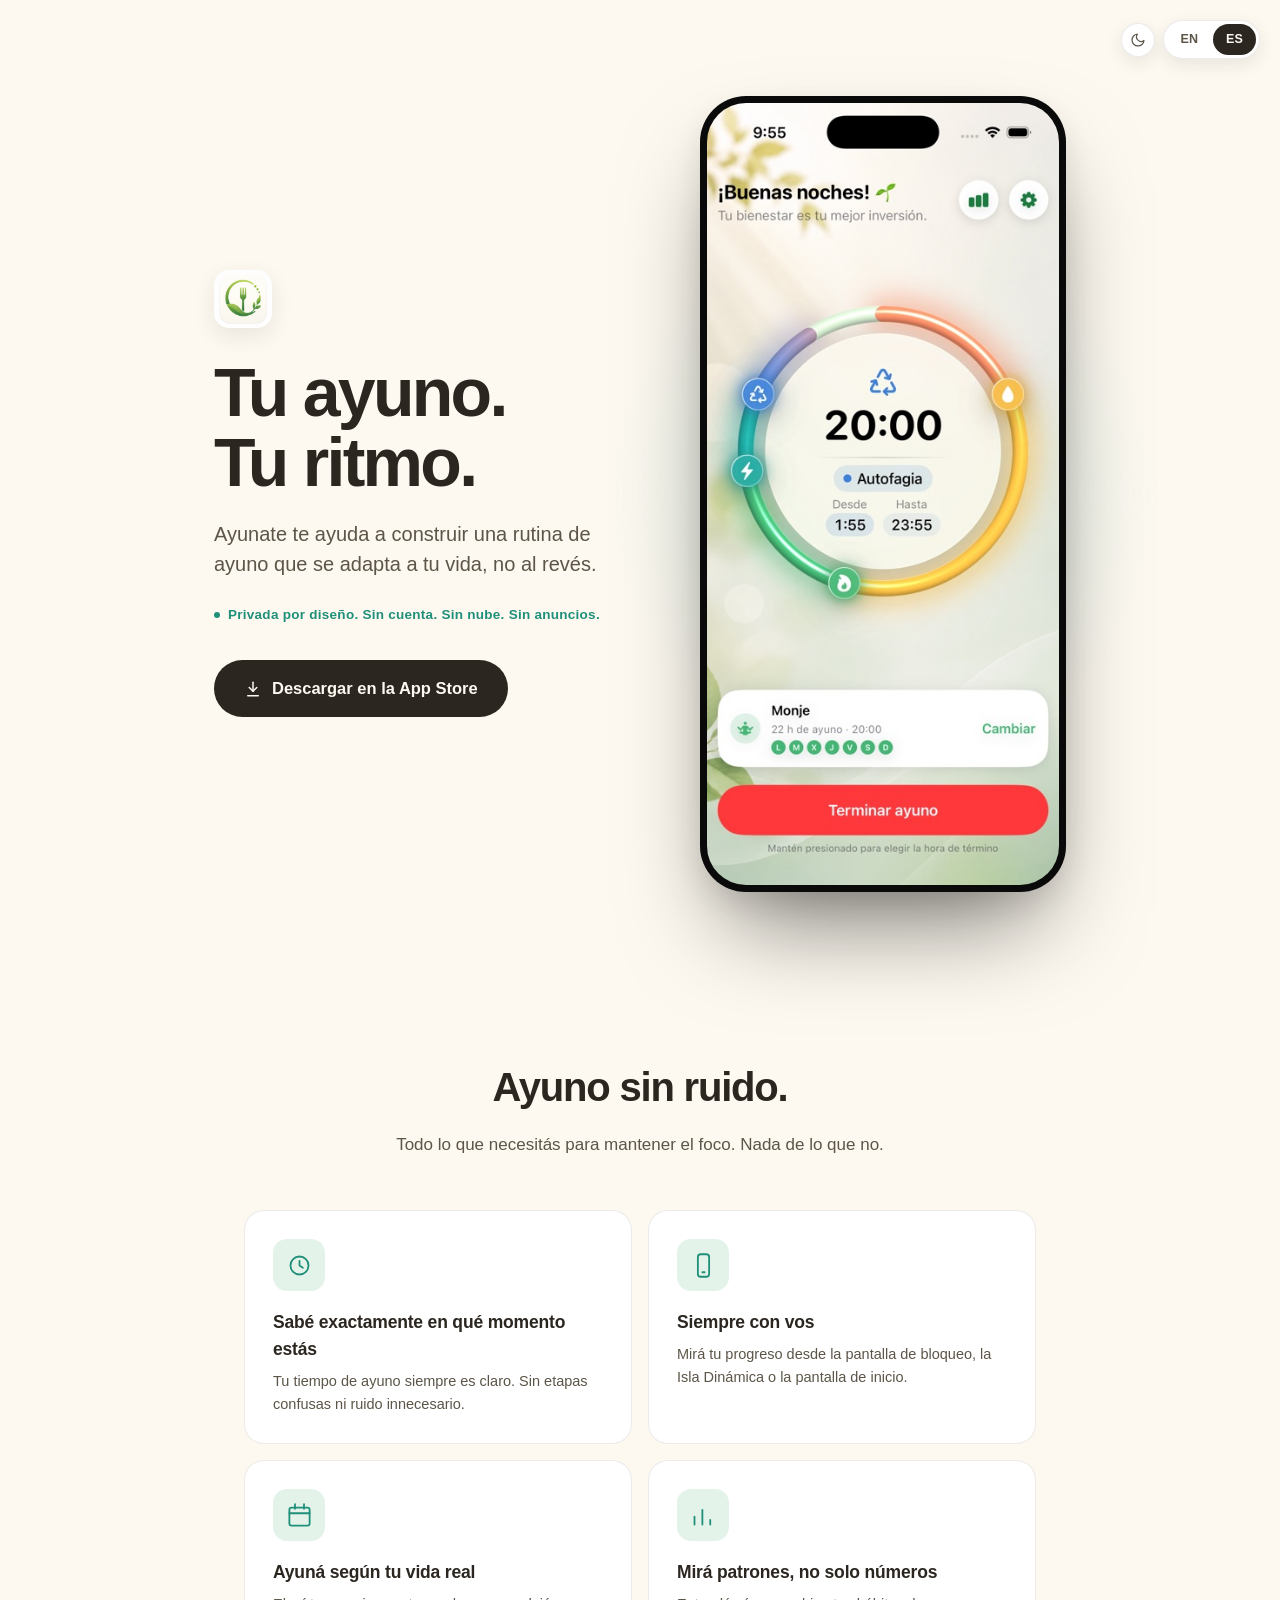
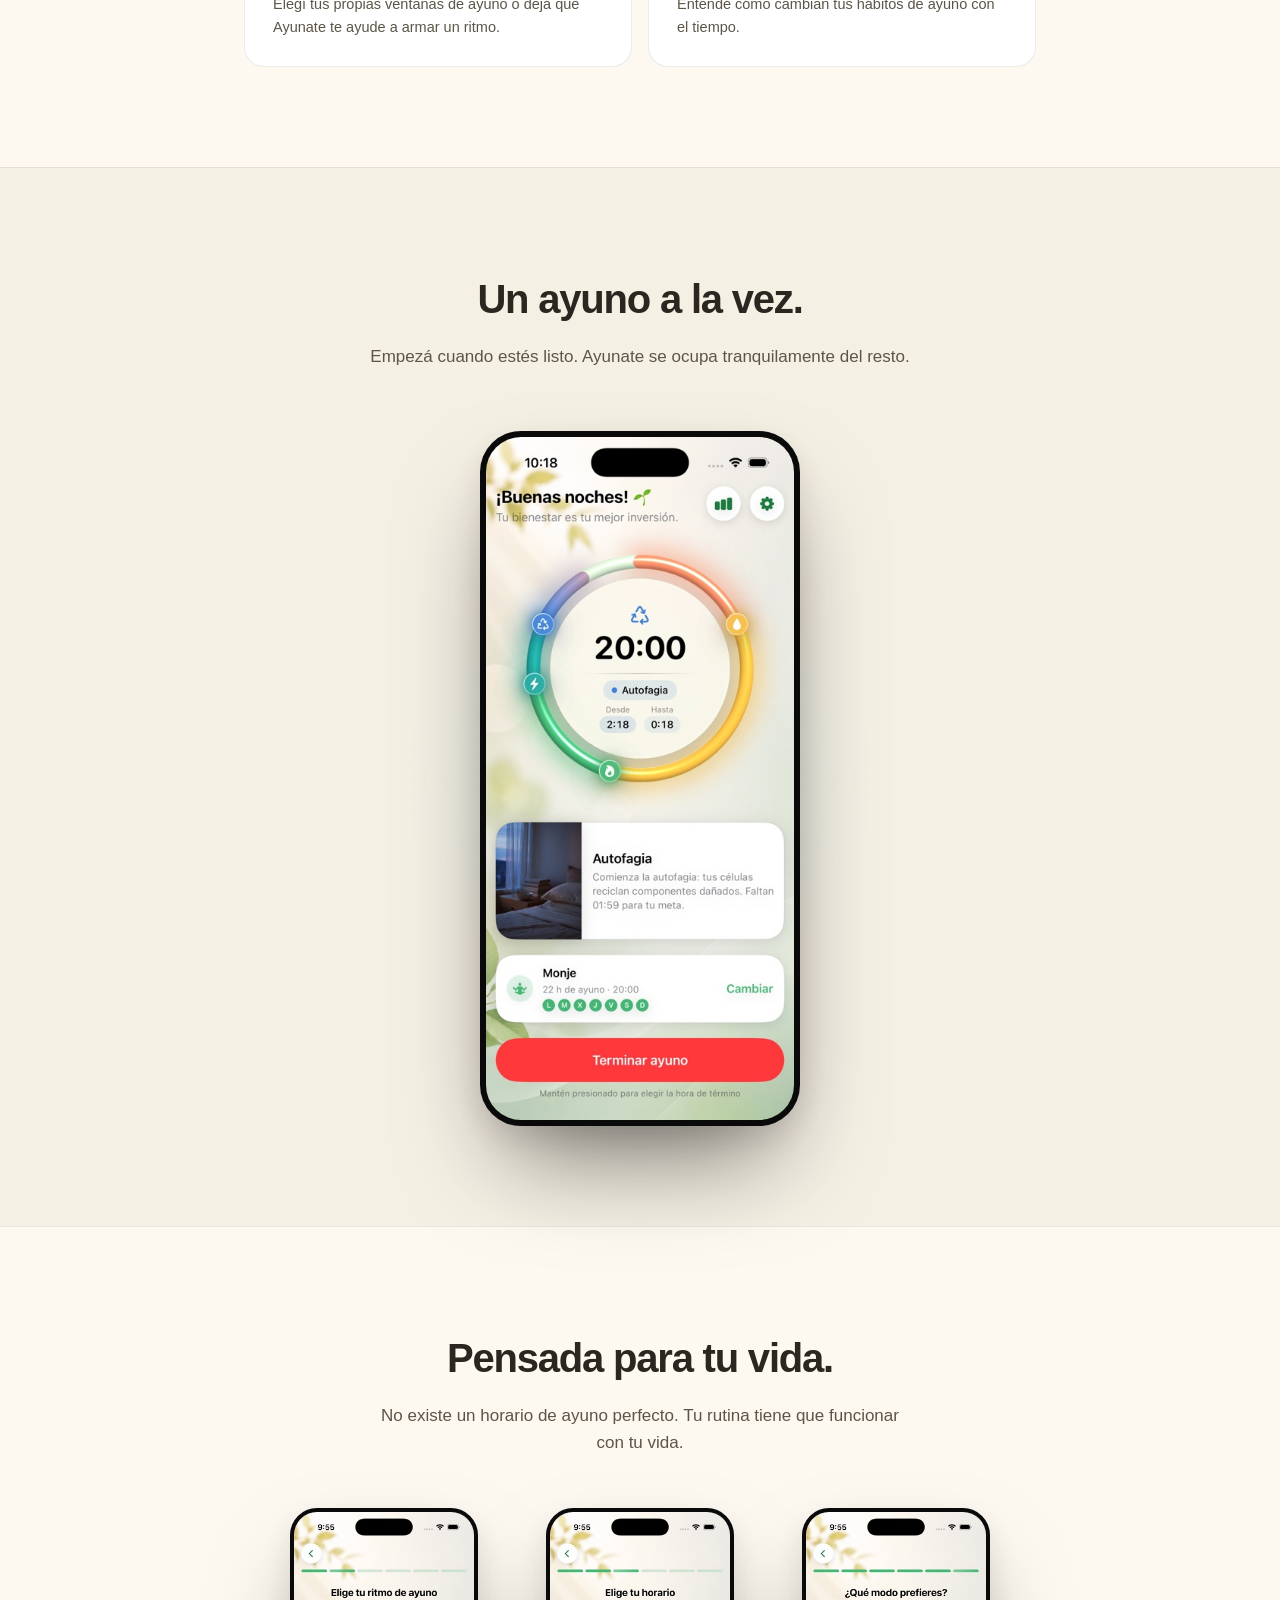
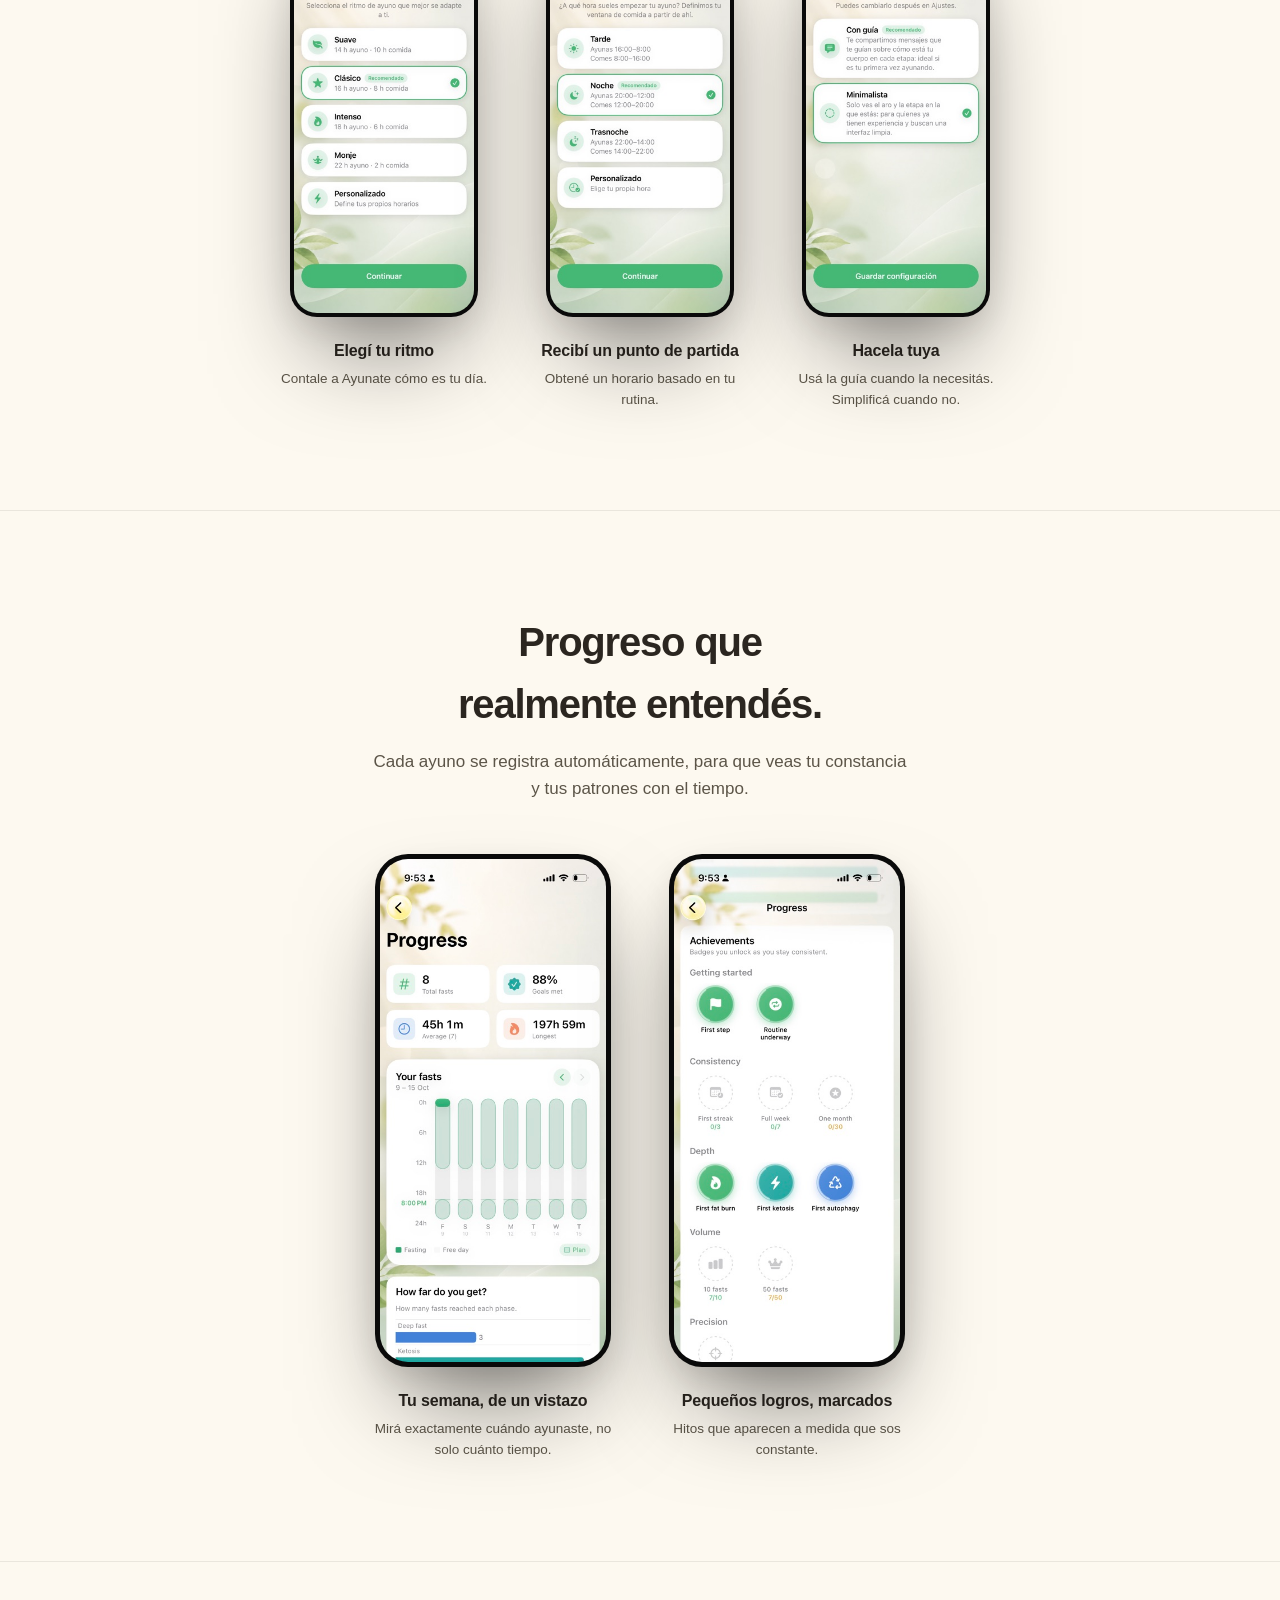
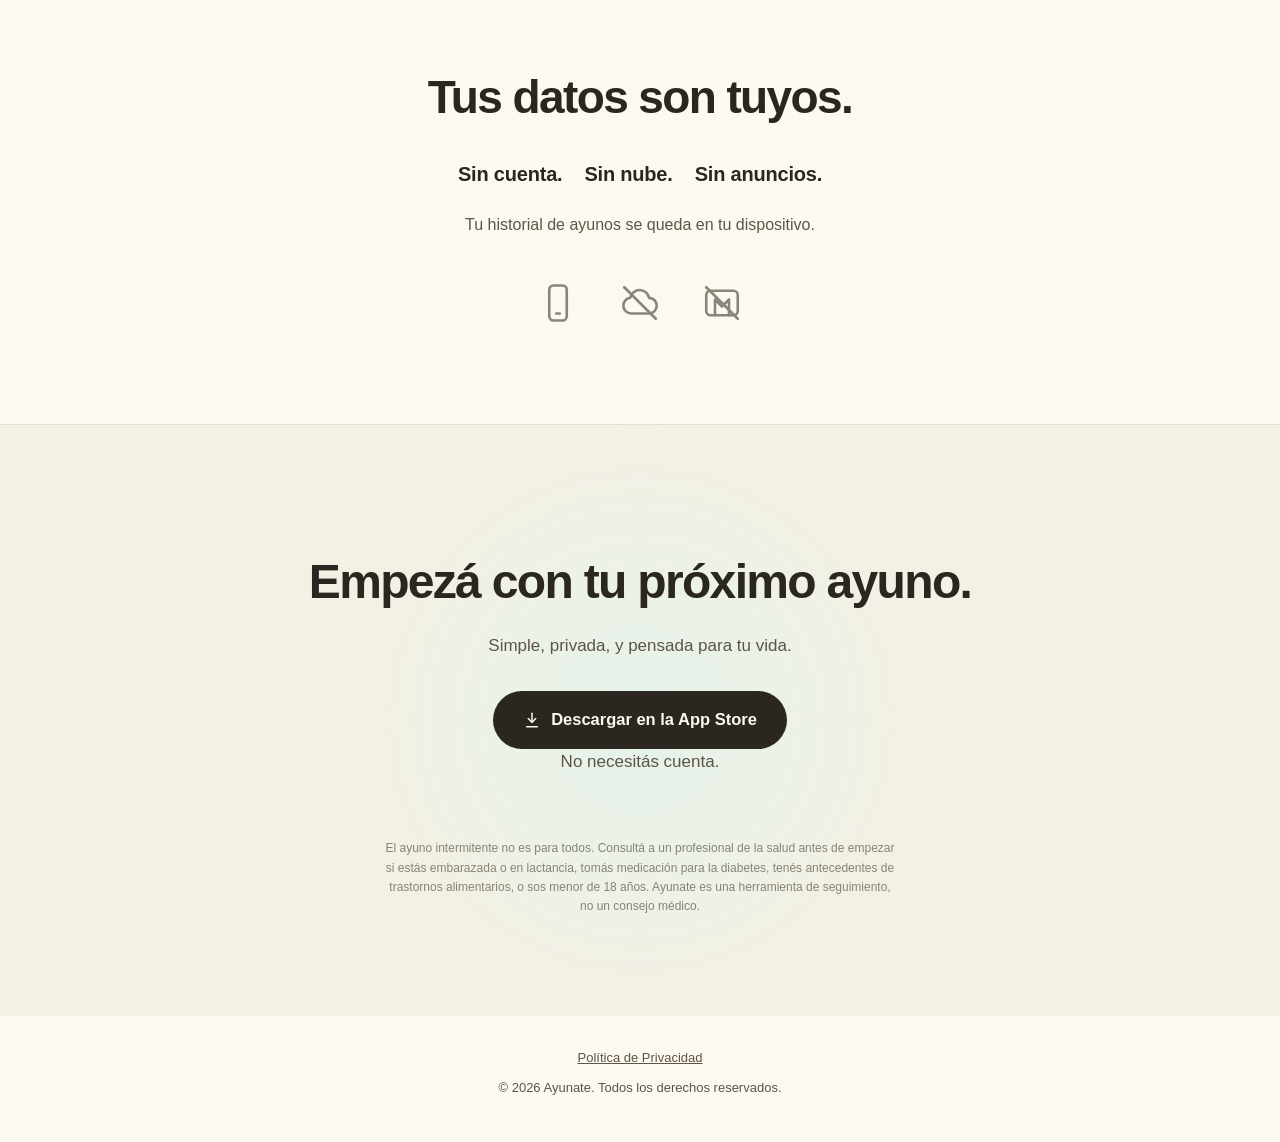
<file: ayunate/es/index.html>
<!doctype html>
<html lang="es">
<head>
<meta charset="utf-8">
<meta name="viewport" content="width=device-width, initial-scale=1">
<title>Ayunate — Tu ayuno. Tu ritmo.</title>
<meta name="description" content="Ayunate te ayuda a construir una rutina de ayuno intermitente que se adapta a tu vida, no al revés. Privada por diseño: sin cuenta, sin nube, sin anuncios.">
<meta name="robots" content="index, follow">

<link rel="canonical" href="https://ayunate.app/es/">
<link rel="alternate" hreflang="en" href="https://ayunate.app/">
<link rel="alternate" hreflang="es" href="https://ayunate.app/es/">
<link rel="alternate" hreflang="x-default" href="https://ayunate.app/">

<meta property="og:type" content="website">
<meta property="og:site_name" content="Ayunate">
<meta property="og:title" content="Ayunate — Tu ayuno. Tu ritmo.">
<meta property="og:description" content="Ayunate te ayuda a construir una rutina de ayuno intermitente que se adapta a tu vida, no al revés. Privada por diseño: sin cuenta, sin nube, sin anuncios.">
<meta property="og:url" content="https://ayunate.app/es/">
<meta property="og:image" content="https://ayunate.app/assets/icon.png">
<meta property="og:locale" content="es_ES">
<meta property="og:locale:alternate" content="en_US">
<meta name="twitter:card" content="summary_large_image">
<meta name="twitter:title" content="Ayunate — Tu ayuno. Tu ritmo.">
<meta name="twitter:description" content="Ayunate te ayuda a construir una rutina de ayuno intermitente que se adapta a tu vida, no al revés.">
<meta name="twitter:image" content="https://ayunate.app/assets/icon.png">

<link rel="icon" type="image/png" href="../assets/icon-small.png" media="(prefers-color-scheme: dark)">
<link rel="icon" type="image/png" href="../assets/icon-light-small.png" media="(prefers-color-scheme: light)">
<link rel="apple-touch-icon" href="../assets/icon-small.png">
<link rel="stylesheet" href="../assets/site.css">
<script>
// Resuelve el tema antes del primer paint (evita el flash de tema incorrecto).
(function () {
  var saved = localStorage.getItem("ayunate-theme");
  var theme = saved || (matchMedia("(prefers-color-scheme: dark)").matches ? "dark" : "light");
  document.documentElement.setAttribute("data-theme", theme);
})();
</script>
<script type="application/ld+json">
{
  "@context": "https://schema.org",
  "@type": "SoftwareApplication",
  "name": "Ayunate",
  "operatingSystem": "iOS",
  "applicationCategory": "HealthApplication",
  "url": "https://ayunate.app/es/",
  "image": "https://ayunate.app/assets/icon.png",
  "description": "Ayunate te ayuda a construir una rutina de ayuno intermitente que se adapta a tu vida, no al revés. Privada por diseño: sin cuenta, sin nube, sin anuncios.",
  "offers": { "@type": "Offer", "price": "0", "priceCurrency": "USD" },
  "inLanguage": ["en", "es"]
}
</script>
</head>
<body>

  <div class="controls">
    <button class="theme-toggle" type="button" aria-label="Cambiar entre tema claro y oscuro">
      <svg class="icon-sun" viewBox="0 0 24 24" fill="none" stroke="currentColor" stroke-width="1.8" stroke-linecap="round" stroke-linejoin="round"><circle cx="12" cy="12" r="4"></circle><path d="M12 2v2M12 20v2M4.93 4.93l1.41 1.41M17.66 17.66l1.41 1.41M2 12h2M20 12h2M4.93 19.07l1.41-1.41M17.66 6.34l1.41-1.41"></path></svg>
      <svg class="icon-moon" viewBox="0 0 24 24" fill="none" stroke="currentColor" stroke-width="1.8" stroke-linecap="round" stroke-linejoin="round"><path d="M21 12.79A9 9 0 1 1 11.21 3 7 7 0 0 0 21 12.79Z"></path></svg>
    </button>
    <nav class="lang-switch" aria-label="Idioma">
      <a href="../index.html">EN</a>
      <a href="index.html" aria-current="true">ES</a>
    </nav>
  </div>

  <header class="hero">
    <div class="hero-copy">
      <img class="icon" src="../assets/icon-small.png" data-src-dark="../assets/icon-small.png" data-src-light="../assets/icon-light-small.png" alt="Ícono de la app Ayunate">
      <h1>Tu ayuno.<br>Tu ritmo.</h1>
      <p class="subhead">Ayunate te ayuda a construir una rutina de ayuno que se adapta a tu vida, no al revés.</p>
      <p class="differentiator">Privada por diseño. Sin cuenta. Sin nube. Sin anuncios.</p>

      <!-- Reemplazar "#" con la URL real de App Store Connect al publicar. -->
      <a class="cta" href="#" id="app-store-link">
        <svg viewBox="0 0 24 24" fill="none" stroke="currentColor" stroke-width="2" stroke-linecap="round" stroke-linejoin="round">
          <path d="M12 3v12"></path>
          <path d="M7 10l5 5 5-5"></path>
          <path d="M5 21h14"></path>
        </svg>
        Descargar en la App Store
      </a>
    </div>

    <div class="phone-stage">
      <div class="phone">
        <img src="../assets/hero-es.jpg" data-src-dark="../assets/hero-es.jpg" data-src-light="../assets/hero-es-light.jpg" alt="Aro de Ayunate mostrando las cinco etapas metabólicas, en modo oscuro y minimalista">
      </div>
    </div>
  </header>

  <section class="benefits">
    <div class="wrap">
      <div class="section-head">
        <h2>Ayuno sin ruido.</h2>
        <p>Todo lo que necesitás para mantener el foco. Nada de lo que no.</p>
      </div>

      <div class="benefits-grid">
        <div class="benefit-card">
          <div class="icon-badge">
            <svg viewBox="0 0 24 24" fill="none" stroke-width="1.6" stroke-linecap="round" stroke-linejoin="round"><circle cx="12" cy="12" r="8"></circle><path d="M12 8v4l3 2"></path></svg>
          </div>
          <h3>Sabé exactamente en qué momento estás</h3>
          <p>Tu tiempo de ayuno siempre es claro. Sin etapas confusas ni ruido innecesario.</p>
        </div>
        <div class="benefit-card">
          <div class="icon-badge">
            <svg viewBox="0 0 24 24" fill="none" stroke-width="1.6" stroke-linecap="round" stroke-linejoin="round"><rect x="7" y="2" width="10" height="20" rx="2.5"></rect><path d="M11 18h2"></path></svg>
          </div>
          <h3>Siempre con vos</h3>
          <p>Mirá tu progreso desde la pantalla de bloqueo, la Isla Dinámica o la pantalla de inicio.</p>
        </div>
        <div class="benefit-card">
          <div class="icon-badge">
            <svg viewBox="0 0 24 24" fill="none" stroke-width="1.6" stroke-linecap="round" stroke-linejoin="round"><rect x="3" y="5" width="18" height="16" rx="2"></rect><path d="M3 10h18"></path><path d="M8 2v4M16 2v4"></path></svg>
          </div>
          <h3>Ayuná según tu vida real</h3>
          <p>Elegí tus propias ventanas de ayuno o dejá que Ayunate te ayude a armar un ritmo.</p>
        </div>
        <div class="benefit-card">
          <div class="icon-badge">
            <svg viewBox="0 0 24 24" fill="none" stroke-width="1.6" stroke-linecap="round" stroke-linejoin="round"><path d="M4 20V13"></path><path d="M11 20V7"></path><path d="M18 20V16"></path></svg>
          </div>
          <h3>Mirá patrones, no solo números</h3>
          <p>Entendé cómo cambian tus hábitos de ayuno con el tiempo.</p>
        </div>
      </div>
    </div>
  </section>

  <section class="daily-experience">
    <div class="wrap">
      <div class="section-head">
        <h2>Un ayuno a la vez.</h2>
        <p>Empezá cuando estés listo. Ayunate se ocupa tranquilamente del resto.</p>
      </div>

      <div class="spotlight">
        <div class="phone-stage">
          <div class="phone">
            <img src="../assets/ring-es.jpg" data-src-dark="../assets/ring-es.jpg" data-src-light="../assets/ring-es-light.jpg" alt="Aro de ayuno de Ayunate en modo guiado, a mitad de camino, mostrando cada etapa alcanzada y contexto sobre la etapa actual">
          </div>
        </div>
      </div>
    </div>
  </section>

  <section class="personalization">
    <div class="wrap">
      <div class="section-head">
        <h2>Pensada para tu vida.</h2>
        <p>No existe un horario de ayuno perfecto. Tu rutina tiene que funcionar con tu vida.</p>
      </div>

      <div class="gallery">
        <figure class="gallery-item">
          <div class="phone phone-sm"><img src="../assets/onboarding-plan.jpg" data-src-dark="../assets/onboarding-plan.jpg" data-src-light="../assets/onboarding-plan-light.jpg" alt="Paso para elegir un ritmo de ayuno: 14:10, 16:8, 18:6, 22:2 o personalizado"></div>
          <h3>Elegí tu ritmo</h3>
          <p>Contale a Ayunate cómo es tu día.</p>
        </figure>
        <figure class="gallery-item">
          <div class="phone phone-sm"><img src="../assets/onboarding-schedule.jpg" data-src-dark="../assets/onboarding-schedule.jpg" data-src-light="../assets/onboarding-schedule-light.jpg" alt="Paso para elegir un horario, con una ventana recomendada según tu perfil"></div>
          <h3>Recibí un punto de partida</h3>
          <p>Obtené un horario basado en tu rutina.</p>
        </figure>
        <figure class="gallery-item">
          <div class="phone phone-sm"><img src="../assets/onboarding-display.jpg" data-src-dark="../assets/onboarding-display.jpg" data-src-light="../assets/onboarding-display-light.jpg" alt="Paso para elegir el modo guiado o minimalista"></div>
          <h3>Hacela tuya</h3>
          <p>Usá la guía cuando la necesitás. Simplificá cuando no.</p>
        </figure>
      </div>
    </div>
  </section>

  <section class="progress">
    <div class="wrap">
      <div class="section-head">
        <h2>Progreso que realmente entendés.</h2>
        <p>Cada ayuno se registra automáticamente, para que veas tu constancia y tus patrones con el tiempo.</p>
      </div>

      <div class="gallery gallery-2">
        <figure class="gallery-item">
          <div class="phone phone-sm"><img src="../assets/stats.jpg" data-src-dark="../assets/stats.jpg" data-src-light="../assets/stats-light.jpg" alt="Gráfico de progreso semanal, con ayunos totales, metas cumplidas, promedio y ayuno más largo"></div>
          <h3>Tu semana, de un vistazo</h3>
          <p>Mirá exactamente cuándo ayunaste, no solo cuánto tiempo.</p>
        </figure>
        <figure class="gallery-item">
          <div class="phone phone-sm"><img src="../assets/achievements.jpg" data-src-dark="../assets/achievements.jpg" data-src-light="../assets/achievements-light.jpg" alt="Insignias de logros que se desbloquean al mantener la constancia"></div>
          <h3>Pequeños logros, marcados</h3>
          <p>Hitos que aparecen a medida que sos constante.</p>
        </figure>
      </div>
    </div>
  </section>

  <section class="privacy">
    <div class="wrap">
      <h2>Tus datos son tuyos.</h2>
      <div class="privacy-marks">
        <span>Sin cuenta.</span>
        <span>Sin nube.</span>
        <span>Sin anuncios.</span>
      </div>
      <p>Tu historial de ayunos se queda en tu dispositivo.</p>
      <div class="privacy-icons">
        <div class="privacy-icon" title="En tu dispositivo">
          <svg viewBox="0 0 24 24" fill="none" stroke="currentColor" stroke-linecap="round" stroke-linejoin="round"><rect x="7" y="2" width="10" height="20" rx="2.5"></rect><path d="M11 18h2"></path></svg>
        </div>
        <div class="privacy-icon" title="Sin perfil en la nube">
          <svg viewBox="0 0 24 24" fill="none" stroke="currentColor" stroke-linecap="round" stroke-linejoin="round"><path d="M7 18a4.5 4.5 0 0 1-.6-8.96A5.5 5.5 0 0 1 17.2 9.05 4 4 0 0 1 17 18H7Z"></path><path d="M3 3l18 18"></path></svg>
        </div>
        <div class="privacy-icon" title="Sin anuncios">
          <svg viewBox="0 0 24 24" fill="none" stroke="currentColor" stroke-linecap="round" stroke-linejoin="round"><rect x="3" y="5" width="18" height="14" rx="2.5"></rect><path d="M8 19v-9l4 4 4-4v9"></path><path d="M3 3l18 18"></path></svg>
        </div>
      </div>
    </div>
  </section>

  <section class="final-cta">
    <div class="wrap">
      <h2>Empezá con tu próximo ayuno.</h2>
      <p>Simple, privada, y pensada para tu vida.</p>
      <a class="cta" href="#">
        <svg viewBox="0 0 24 24" fill="none" stroke="currentColor" stroke-width="2" stroke-linecap="round" stroke-linejoin="round">
          <path d="M12 3v12"></path>
          <path d="M7 10l5 5 5-5"></path>
          <path d="M5 21h14"></path>
        </svg>
        Descargar en la App Store
      </a>
      <p class="cta-note">No necesitás cuenta.</p>

      <div class="health-note">
        El ayuno intermitente no es para todos. Consultá a un profesional de la salud antes de empezar si estás embarazada o en lactancia, tomás medicación para la diabetes, tenés antecedentes de trastornos alimentarios, o sos menor de 18 años. Ayunate es una herramienta de seguimiento, no un consejo médico.
      </div>
    </div>
  </section>

  <footer>
    <div class="links">
      <a href="../privacidad.html">Política de Privacidad</a>
      <!-- TODO: falta definir un canal de contacto público antes del lanzamiento. -->
    </div>
    © 2026 Ayunate. Todos los derechos reservados.
  </footer>

  <script>
  (function () {
    var root = document.documentElement;
    function applyImages() {
      var theme = root.getAttribute("data-theme");
      document.querySelectorAll("img[data-src-light]").forEach(function (img) {
        var src = theme === "light" ? img.getAttribute("data-src-light") : img.getAttribute("data-src-dark");
        if (src) img.setAttribute("src", src);
      });
    }
    applyImages();
    var btn = document.querySelector(".theme-toggle");
    if (btn) {
      btn.addEventListener("click", function () {
        var next = root.getAttribute("data-theme") === "dark" ? "light" : "dark";
        localStorage.setItem("ayunate-theme", next);
        root.setAttribute("data-theme", next);
        applyImages();
      });
    }
  })();
  </script>
</body>
</html>
</file>
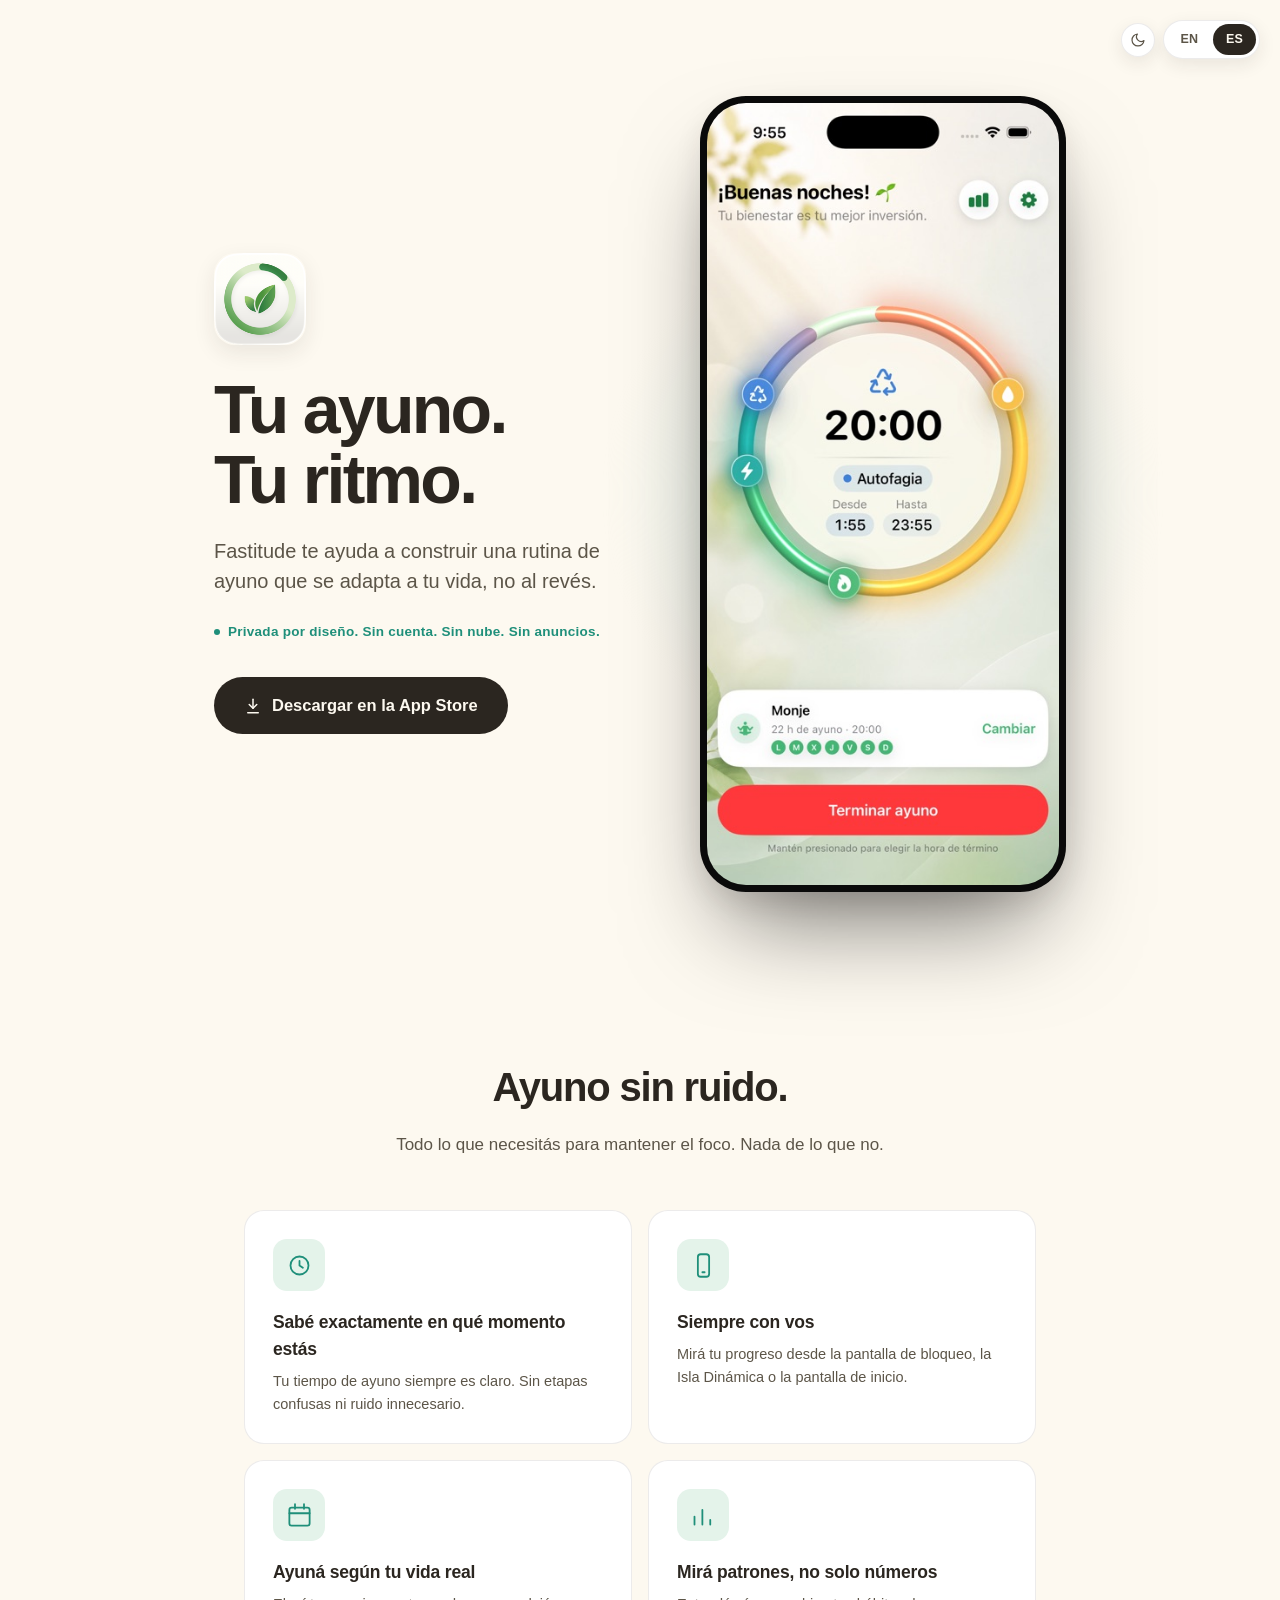
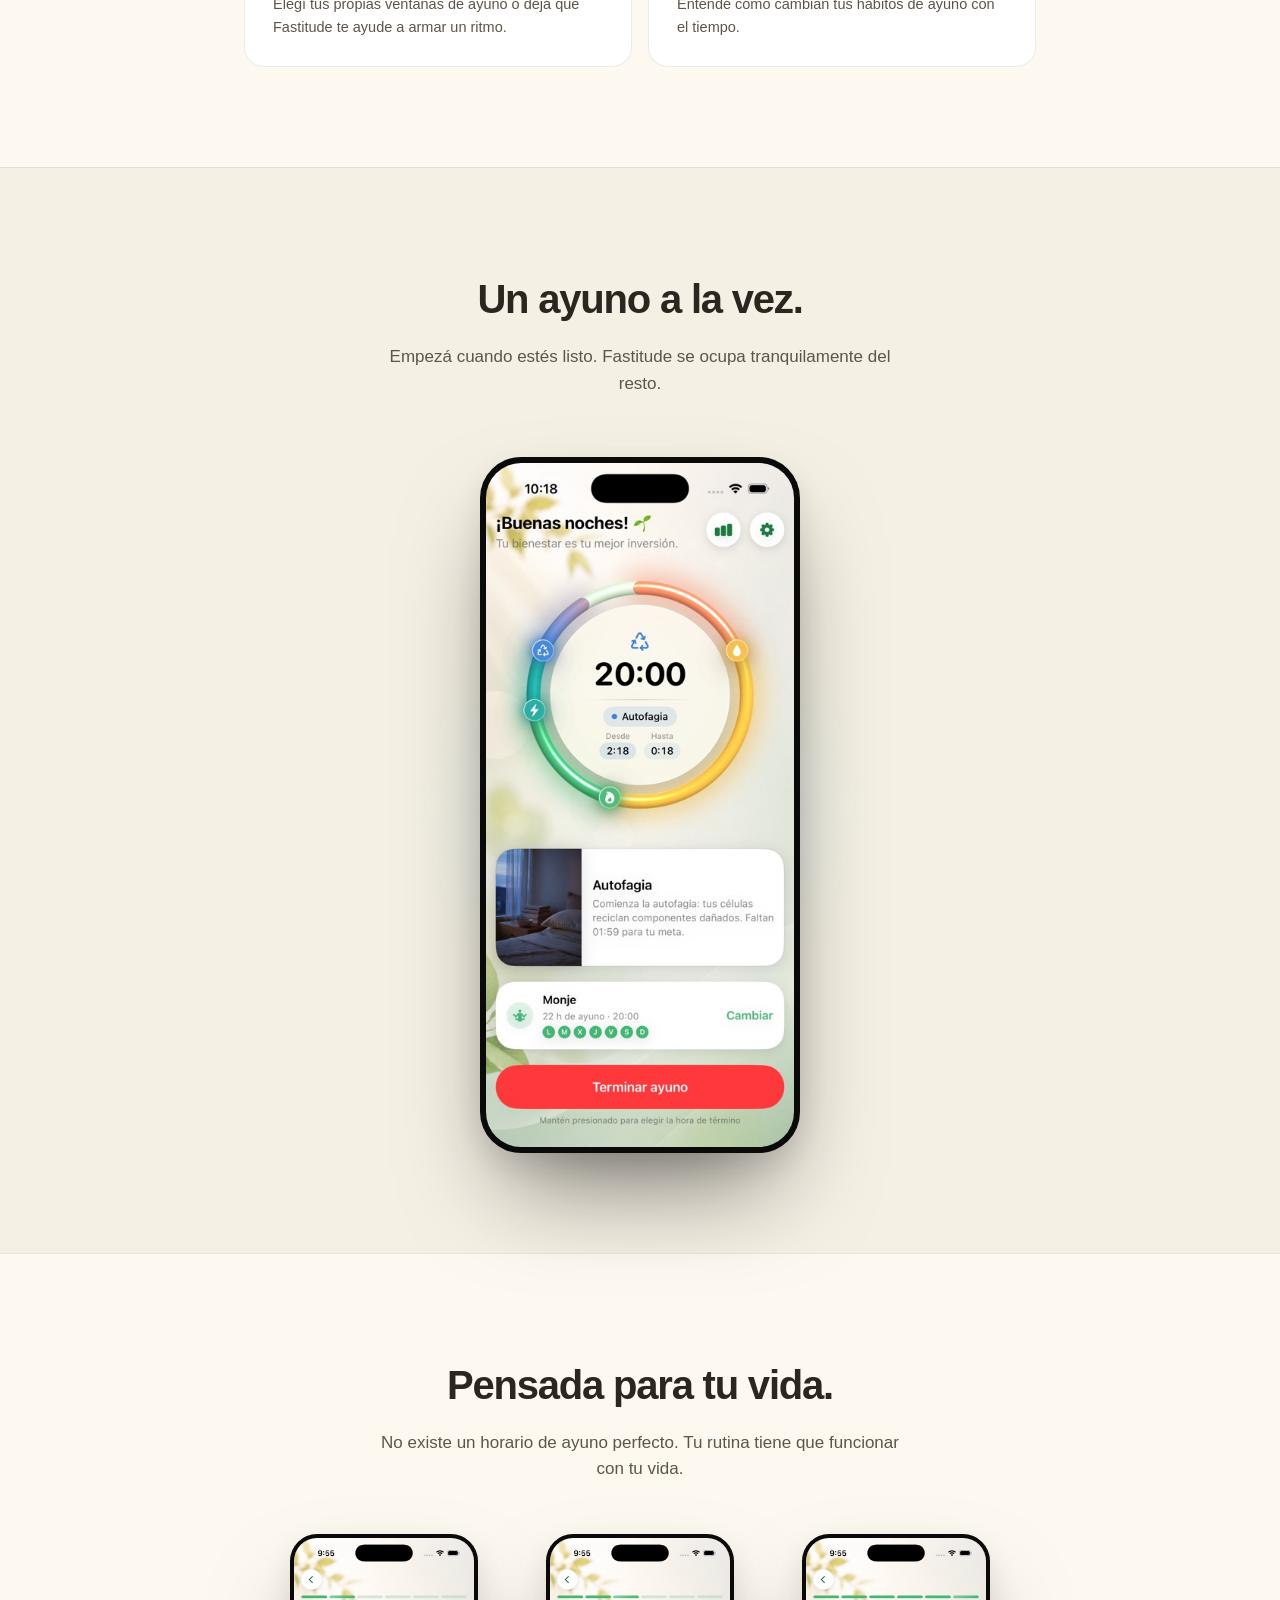
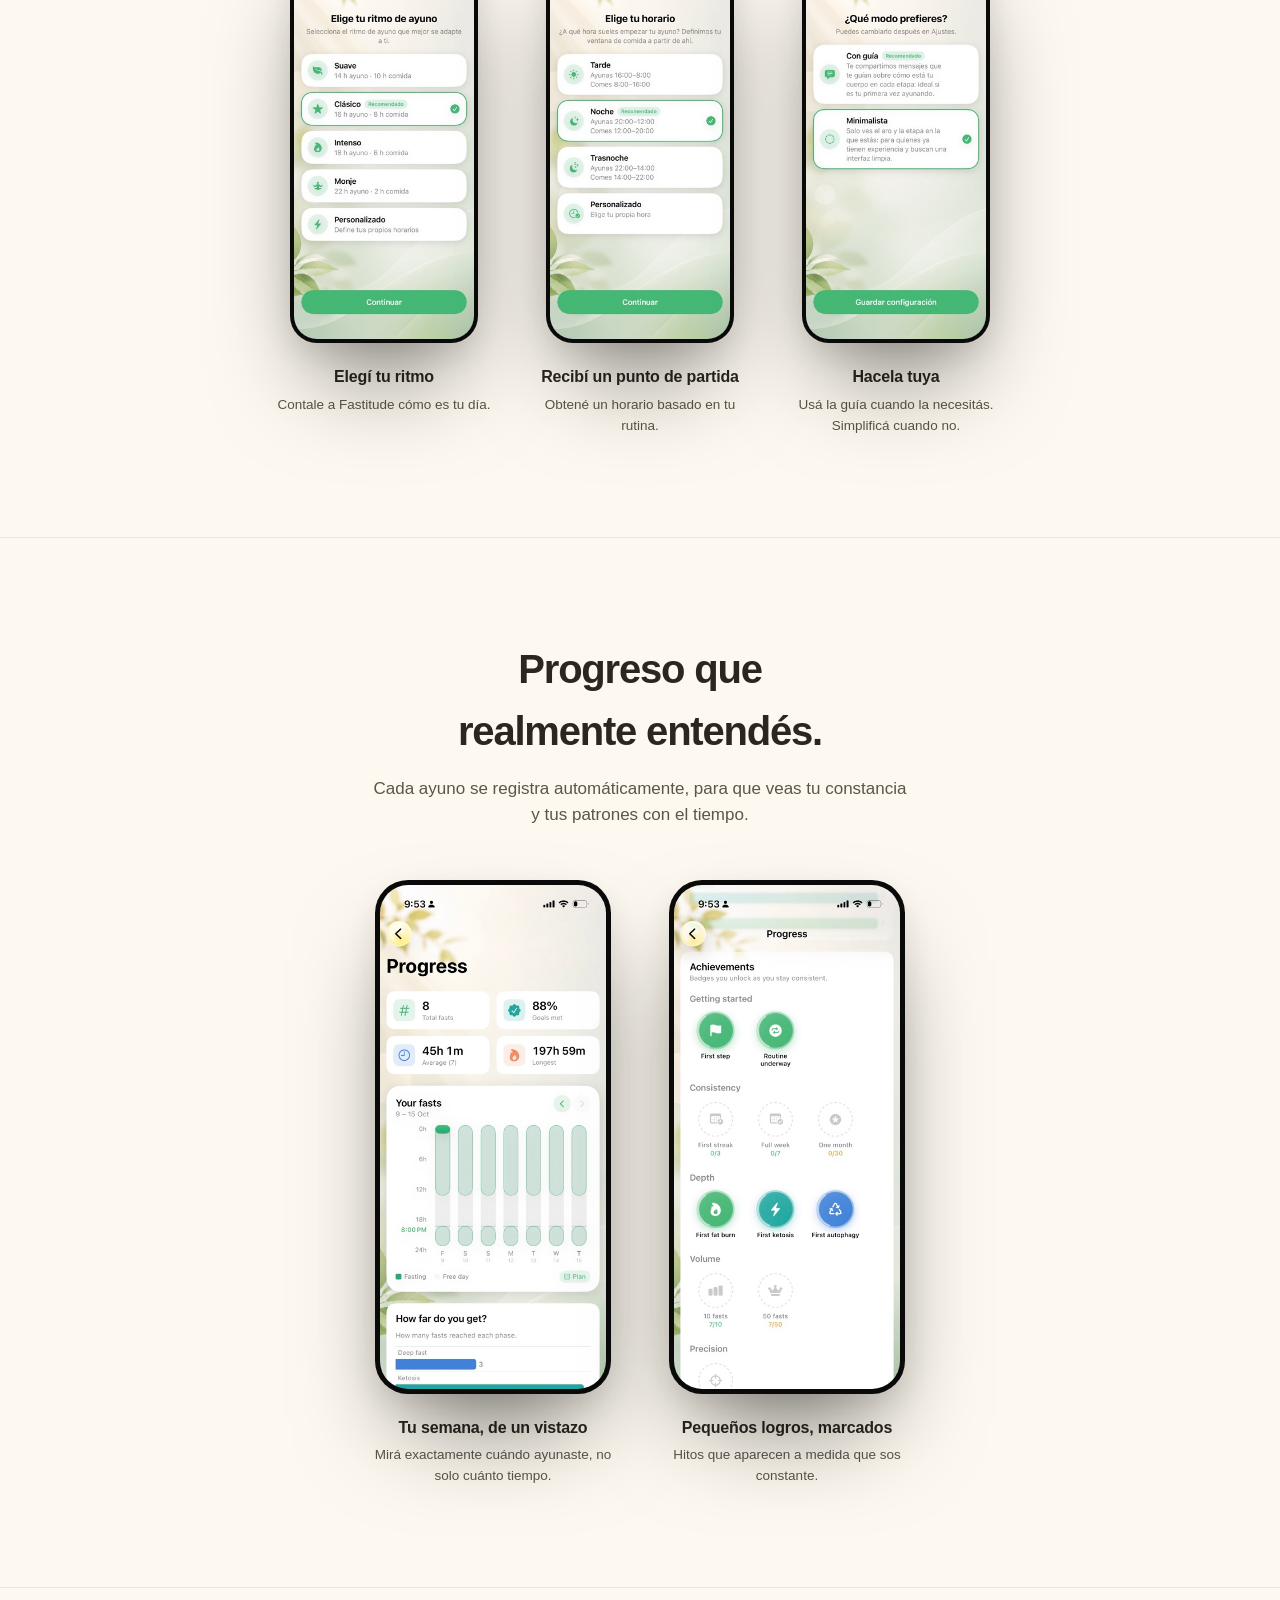
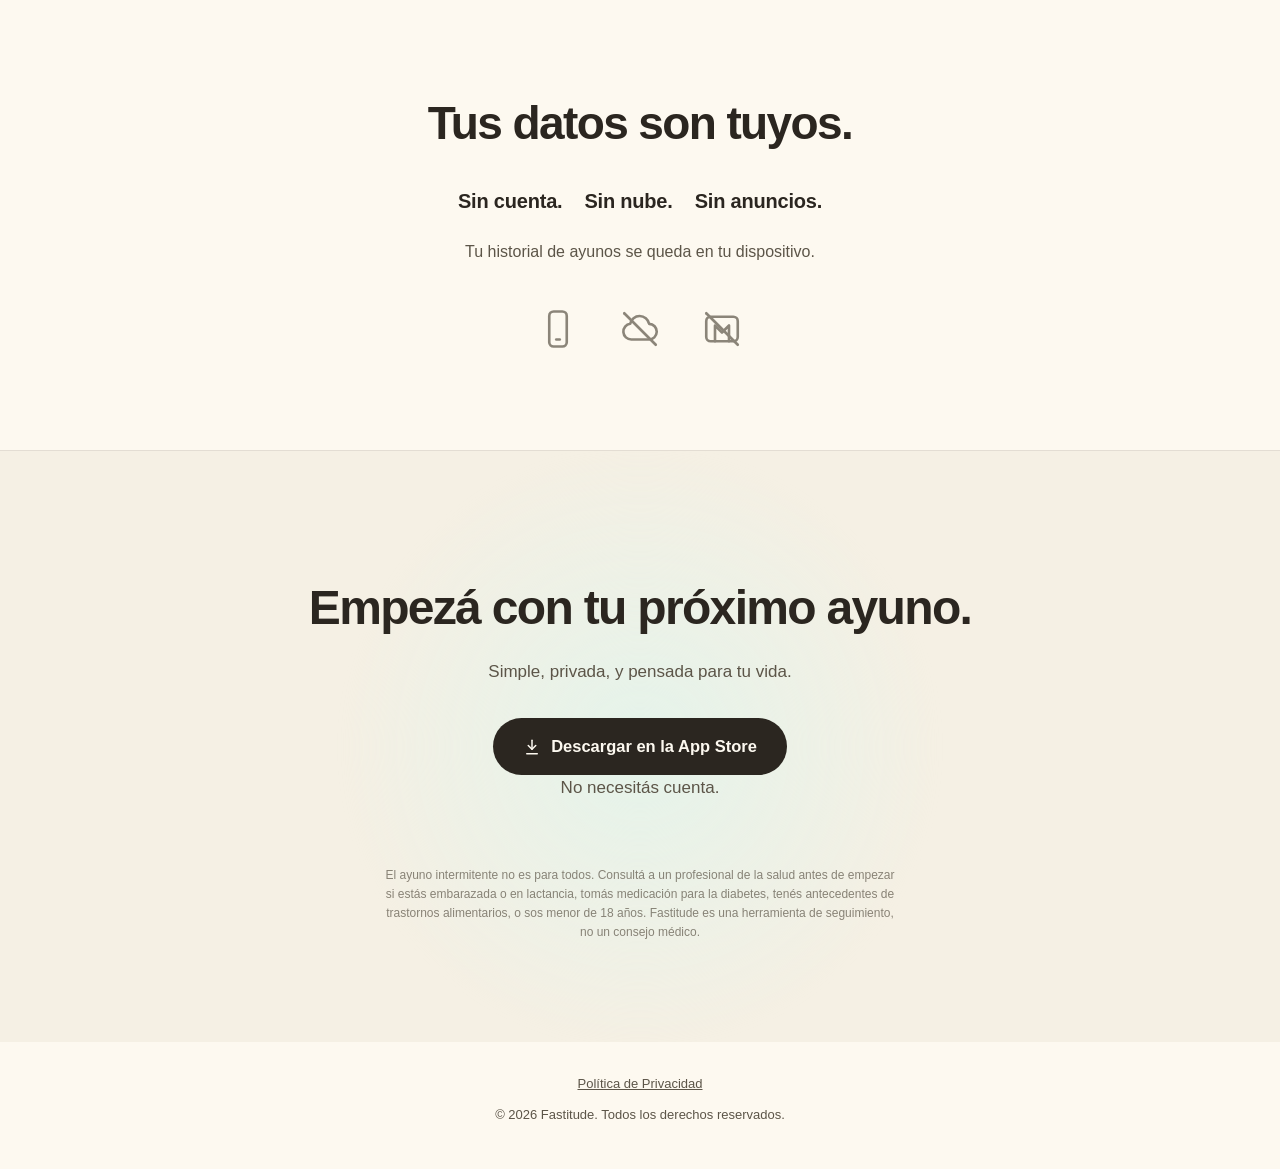
<file: fastitude/es/index.html>
<!doctype html>
<html lang="es">
<head>
<meta charset="utf-8">
<meta name="viewport" content="width=device-width, initial-scale=1">
<title>Fastitude — Tu ayuno. Tu ritmo.</title>
<meta name="description" content="Fastitude te ayuda a construir una rutina de ayuno intermitente que se adapta a tu vida, no al revés. Privada por diseño: sin cuenta, sin nube, sin anuncios.">
<meta name="robots" content="index, follow">

<link rel="canonical" href="https://fastitude.app/es/">
<link rel="alternate" hreflang="en" href="https://fastitude.app/">
<link rel="alternate" hreflang="es" href="https://fastitude.app/es/">
<link rel="alternate" hreflang="x-default" href="https://fastitude.app/">

<meta property="og:type" content="website">
<meta property="og:site_name" content="Fastitude">
<meta property="og:title" content="Fastitude — Tu ayuno. Tu ritmo.">
<meta property="og:description" content="Fastitude te ayuda a construir una rutina de ayuno intermitente que se adapta a tu vida, no al revés. Privada por diseño: sin cuenta, sin nube, sin anuncios.">
<meta property="og:url" content="https://fastitude.app/es/">
<meta property="og:image" content="https://fastitude.app/assets/icon.png">
<meta property="og:locale" content="es_ES">
<meta property="og:locale:alternate" content="en_US">
<meta name="twitter:card" content="summary_large_image">
<meta name="twitter:title" content="Fastitude — Tu ayuno. Tu ritmo.">
<meta name="twitter:description" content="Fastitude te ayuda a construir una rutina de ayuno intermitente que se adapta a tu vida, no al revés.">
<meta name="twitter:image" content="https://fastitude.app/assets/icon.png">

<link rel="icon" type="image/png" href="../assets/icon-small.png" media="(prefers-color-scheme: dark)">
<link rel="icon" type="image/png" href="../assets/icon-light-small.png" media="(prefers-color-scheme: light)">
<link rel="apple-touch-icon" href="../assets/icon-small.png">
<link rel="stylesheet" href="../assets/site.css">
<script>
// Resuelve el tema antes del primer paint (evita el flash de tema incorrecto).
(function () {
  var saved = localStorage.getItem("fastitude-theme");
  var theme = saved || (matchMedia("(prefers-color-scheme: dark)").matches ? "dark" : "light");
  document.documentElement.setAttribute("data-theme", theme);
})();
</script>
<script type="application/ld+json">
{
  "@context": "https://schema.org",
  "@type": "SoftwareApplication",
  "name": "Fastitude",
  "operatingSystem": "iOS",
  "applicationCategory": "HealthApplication",
  "url": "https://fastitude.app/es/",
  "image": "https://fastitude.app/assets/icon.png",
  "description": "Fastitude te ayuda a construir una rutina de ayuno intermitente que se adapta a tu vida, no al revés. Privada por diseño: sin cuenta, sin nube, sin anuncios.",
  "offers": { "@type": "Offer", "price": "0", "priceCurrency": "USD" },
  "inLanguage": ["en", "es"]
}
</script>
</head>
<body>

  <div class="controls">
    <button class="theme-toggle" type="button" aria-label="Cambiar entre tema claro y oscuro">
      <svg class="icon-sun" viewBox="0 0 24 24" fill="none" stroke="currentColor" stroke-width="1.8" stroke-linecap="round" stroke-linejoin="round"><circle cx="12" cy="12" r="4"></circle><path d="M12 2v2M12 20v2M4.93 4.93l1.41 1.41M17.66 17.66l1.41 1.41M2 12h2M20 12h2M4.93 19.07l1.41-1.41M17.66 6.34l1.41-1.41"></path></svg>
      <svg class="icon-moon" viewBox="0 0 24 24" fill="none" stroke="currentColor" stroke-width="1.8" stroke-linecap="round" stroke-linejoin="round"><path d="M21 12.79A9 9 0 1 1 11.21 3 7 7 0 0 0 21 12.79Z"></path></svg>
    </button>
    <nav class="lang-switch" aria-label="Idioma">
      <a href="../index.html">EN</a>
      <a href="index.html" aria-current="true">ES</a>
    </nav>
  </div>

  <header class="hero">
    <div class="hero-copy">
      <img class="icon" src="../assets/icon-small.png" data-src-dark="../assets/icon-small.png" data-src-light="../assets/icon-light-small.png" alt="Ícono de la app Fastitude">
      <h1>Tu ayuno.<br>Tu ritmo.</h1>
      <p class="subhead">Fastitude te ayuda a construir una rutina de ayuno que se adapta a tu vida, no al revés.</p>
      <p class="differentiator">Privada por diseño. Sin cuenta. Sin nube. Sin anuncios.</p>

      <!-- Reemplazar "#" con la URL real de App Store Connect al publicar. -->
      <a class="cta" href="#" id="app-store-link">
        <svg viewBox="0 0 24 24" fill="none" stroke="currentColor" stroke-width="2" stroke-linecap="round" stroke-linejoin="round">
          <path d="M12 3v12"></path>
          <path d="M7 10l5 5 5-5"></path>
          <path d="M5 21h14"></path>
        </svg>
        Descargar en la App Store
      </a>
    </div>

    <div class="phone-stage">
      <div class="phone">
        <img src="../assets/hero-es.jpg" data-src-dark="../assets/hero-es.jpg" data-src-light="../assets/hero-es-light.jpg" alt="Aro de Fastitude mostrando las cinco etapas metabólicas, en modo oscuro y minimalista">
      </div>
    </div>
  </header>

  <section class="benefits">
    <div class="wrap">
      <div class="section-head">
        <h2>Ayuno sin ruido.</h2>
        <p>Todo lo que necesitás para mantener el foco. Nada de lo que no.</p>
      </div>

      <div class="benefits-grid">
        <div class="benefit-card">
          <div class="icon-badge">
            <svg viewBox="0 0 24 24" fill="none" stroke-width="1.6" stroke-linecap="round" stroke-linejoin="round"><circle cx="12" cy="12" r="8"></circle><path d="M12 8v4l3 2"></path></svg>
          </div>
          <h3>Sabé exactamente en qué momento estás</h3>
          <p>Tu tiempo de ayuno siempre es claro. Sin etapas confusas ni ruido innecesario.</p>
        </div>
        <div class="benefit-card">
          <div class="icon-badge">
            <svg viewBox="0 0 24 24" fill="none" stroke-width="1.6" stroke-linecap="round" stroke-linejoin="round"><rect x="7" y="2" width="10" height="20" rx="2.5"></rect><path d="M11 18h2"></path></svg>
          </div>
          <h3>Siempre con vos</h3>
          <p>Mirá tu progreso desde la pantalla de bloqueo, la Isla Dinámica o la pantalla de inicio.</p>
        </div>
        <div class="benefit-card">
          <div class="icon-badge">
            <svg viewBox="0 0 24 24" fill="none" stroke-width="1.6" stroke-linecap="round" stroke-linejoin="round"><rect x="3" y="5" width="18" height="16" rx="2"></rect><path d="M3 10h18"></path><path d="M8 2v4M16 2v4"></path></svg>
          </div>
          <h3>Ayuná según tu vida real</h3>
          <p>Elegí tus propias ventanas de ayuno o dejá que Fastitude te ayude a armar un ritmo.</p>
        </div>
        <div class="benefit-card">
          <div class="icon-badge">
            <svg viewBox="0 0 24 24" fill="none" stroke-width="1.6" stroke-linecap="round" stroke-linejoin="round"><path d="M4 20V13"></path><path d="M11 20V7"></path><path d="M18 20V16"></path></svg>
          </div>
          <h3>Mirá patrones, no solo números</h3>
          <p>Entendé cómo cambian tus hábitos de ayuno con el tiempo.</p>
        </div>
      </div>
    </div>
  </section>

  <section class="daily-experience">
    <div class="wrap">
      <div class="section-head">
        <h2>Un ayuno a la vez.</h2>
        <p>Empezá cuando estés listo. Fastitude se ocupa tranquilamente del resto.</p>
      </div>

      <div class="spotlight">
        <div class="phone-stage">
          <div class="phone">
            <img src="../assets/ring-es.jpg" data-src-dark="../assets/ring-es.jpg" data-src-light="../assets/ring-es-light.jpg" alt="Aro de ayuno de Fastitude en modo guiado, a mitad de camino, mostrando cada etapa alcanzada y contexto sobre la etapa actual">
          </div>
        </div>
      </div>
    </div>
  </section>

  <section class="personalization">
    <div class="wrap">
      <div class="section-head">
        <h2>Pensada para tu vida.</h2>
        <p>No existe un horario de ayuno perfecto. Tu rutina tiene que funcionar con tu vida.</p>
      </div>

      <div class="gallery">
        <figure class="gallery-item">
          <div class="phone phone-sm"><img src="../assets/onboarding-plan.jpg" data-src-dark="../assets/onboarding-plan.jpg" data-src-light="../assets/onboarding-plan-light.jpg" alt="Paso para elegir un ritmo de ayuno: 14:10, 16:8, 18:6, 22:2 o personalizado"></div>
          <h3>Elegí tu ritmo</h3>
          <p>Contale a Fastitude cómo es tu día.</p>
        </figure>
        <figure class="gallery-item">
          <div class="phone phone-sm"><img src="../assets/onboarding-schedule.jpg" data-src-dark="../assets/onboarding-schedule.jpg" data-src-light="../assets/onboarding-schedule-light.jpg" alt="Paso para elegir un horario, con una ventana recomendada según tu perfil"></div>
          <h3>Recibí un punto de partida</h3>
          <p>Obtené un horario basado en tu rutina.</p>
        </figure>
        <figure class="gallery-item">
          <div class="phone phone-sm"><img src="../assets/onboarding-display.jpg" data-src-dark="../assets/onboarding-display.jpg" data-src-light="../assets/onboarding-display-light.jpg" alt="Paso para elegir el modo guiado o minimalista"></div>
          <h3>Hacela tuya</h3>
          <p>Usá la guía cuando la necesitás. Simplificá cuando no.</p>
        </figure>
      </div>
    </div>
  </section>

  <section class="progress">
    <div class="wrap">
      <div class="section-head">
        <h2>Progreso que realmente entendés.</h2>
        <p>Cada ayuno se registra automáticamente, para que veas tu constancia y tus patrones con el tiempo.</p>
      </div>

      <div class="gallery gallery-2">
        <figure class="gallery-item">
          <div class="phone phone-sm"><img src="../assets/stats.jpg" data-src-dark="../assets/stats.jpg" data-src-light="../assets/stats-light.jpg" alt="Gráfico de progreso semanal, con ayunos totales, metas cumplidas, promedio y ayuno más largo"></div>
          <h3>Tu semana, de un vistazo</h3>
          <p>Mirá exactamente cuándo ayunaste, no solo cuánto tiempo.</p>
        </figure>
        <figure class="gallery-item">
          <div class="phone phone-sm"><img src="../assets/achievements.jpg" data-src-dark="../assets/achievements.jpg" data-src-light="../assets/achievements-light.jpg" alt="Insignias de logros que se desbloquean al mantener la constancia"></div>
          <h3>Pequeños logros, marcados</h3>
          <p>Hitos que aparecen a medida que sos constante.</p>
        </figure>
      </div>
    </div>
  </section>

  <section class="privacy">
    <div class="wrap">
      <h2>Tus datos son tuyos.</h2>
      <div class="privacy-marks">
        <span>Sin cuenta.</span>
        <span>Sin nube.</span>
        <span>Sin anuncios.</span>
      </div>
      <p>Tu historial de ayunos se queda en tu dispositivo.</p>
      <div class="privacy-icons">
        <div class="privacy-icon" title="En tu dispositivo">
          <svg viewBox="0 0 24 24" fill="none" stroke="currentColor" stroke-linecap="round" stroke-linejoin="round"><rect x="7" y="2" width="10" height="20" rx="2.5"></rect><path d="M11 18h2"></path></svg>
        </div>
        <div class="privacy-icon" title="Sin perfil en la nube">
          <svg viewBox="0 0 24 24" fill="none" stroke="currentColor" stroke-linecap="round" stroke-linejoin="round"><path d="M7 18a4.5 4.5 0 0 1-.6-8.96A5.5 5.5 0 0 1 17.2 9.05 4 4 0 0 1 17 18H7Z"></path><path d="M3 3l18 18"></path></svg>
        </div>
        <div class="privacy-icon" title="Sin anuncios">
          <svg viewBox="0 0 24 24" fill="none" stroke="currentColor" stroke-linecap="round" stroke-linejoin="round"><rect x="3" y="5" width="18" height="14" rx="2.5"></rect><path d="M8 19v-9l4 4 4-4v9"></path><path d="M3 3l18 18"></path></svg>
        </div>
      </div>
    </div>
  </section>

  <section class="final-cta">
    <div class="wrap">
      <h2>Empezá con tu próximo ayuno.</h2>
      <p>Simple, privada, y pensada para tu vida.</p>
      <a class="cta" href="#">
        <svg viewBox="0 0 24 24" fill="none" stroke="currentColor" stroke-width="2" stroke-linecap="round" stroke-linejoin="round">
          <path d="M12 3v12"></path>
          <path d="M7 10l5 5 5-5"></path>
          <path d="M5 21h14"></path>
        </svg>
        Descargar en la App Store
      </a>
      <p class="cta-note">No necesitás cuenta.</p>

      <div class="health-note">
        El ayuno intermitente no es para todos. Consultá a un profesional de la salud antes de empezar si estás embarazada o en lactancia, tomás medicación para la diabetes, tenés antecedentes de trastornos alimentarios, o sos menor de 18 años. Fastitude es una herramienta de seguimiento, no un consejo médico.
      </div>
    </div>
  </section>

  <footer>
    <div class="links">
      <a href="../privacidad.html">Política de Privacidad</a>
      <!-- TODO: falta definir un canal de contacto público antes del lanzamiento. -->
    </div>
    © 2026 Fastitude. Todos los derechos reservados.
  </footer>

  <script>
  (function () {
    var root = document.documentElement;
    function applyImages() {
      var theme = root.getAttribute("data-theme");
      document.querySelectorAll("img[data-src-light]").forEach(function (img) {
        var src = theme === "light" ? img.getAttribute("data-src-light") : img.getAttribute("data-src-dark");
        if (src) img.setAttribute("src", src);
      });
    }
    applyImages();
    var btn = document.querySelector(".theme-toggle");
    if (btn) {
      btn.addEventListener("click", function () {
        var next = root.getAttribute("data-theme") === "dark" ? "light" : "dark";
        localStorage.setItem("fastitude-theme", next);
        root.setAttribute("data-theme", next);
        applyImages();
      });
    }
  })();
  </script>
</body>
</html>
</file>
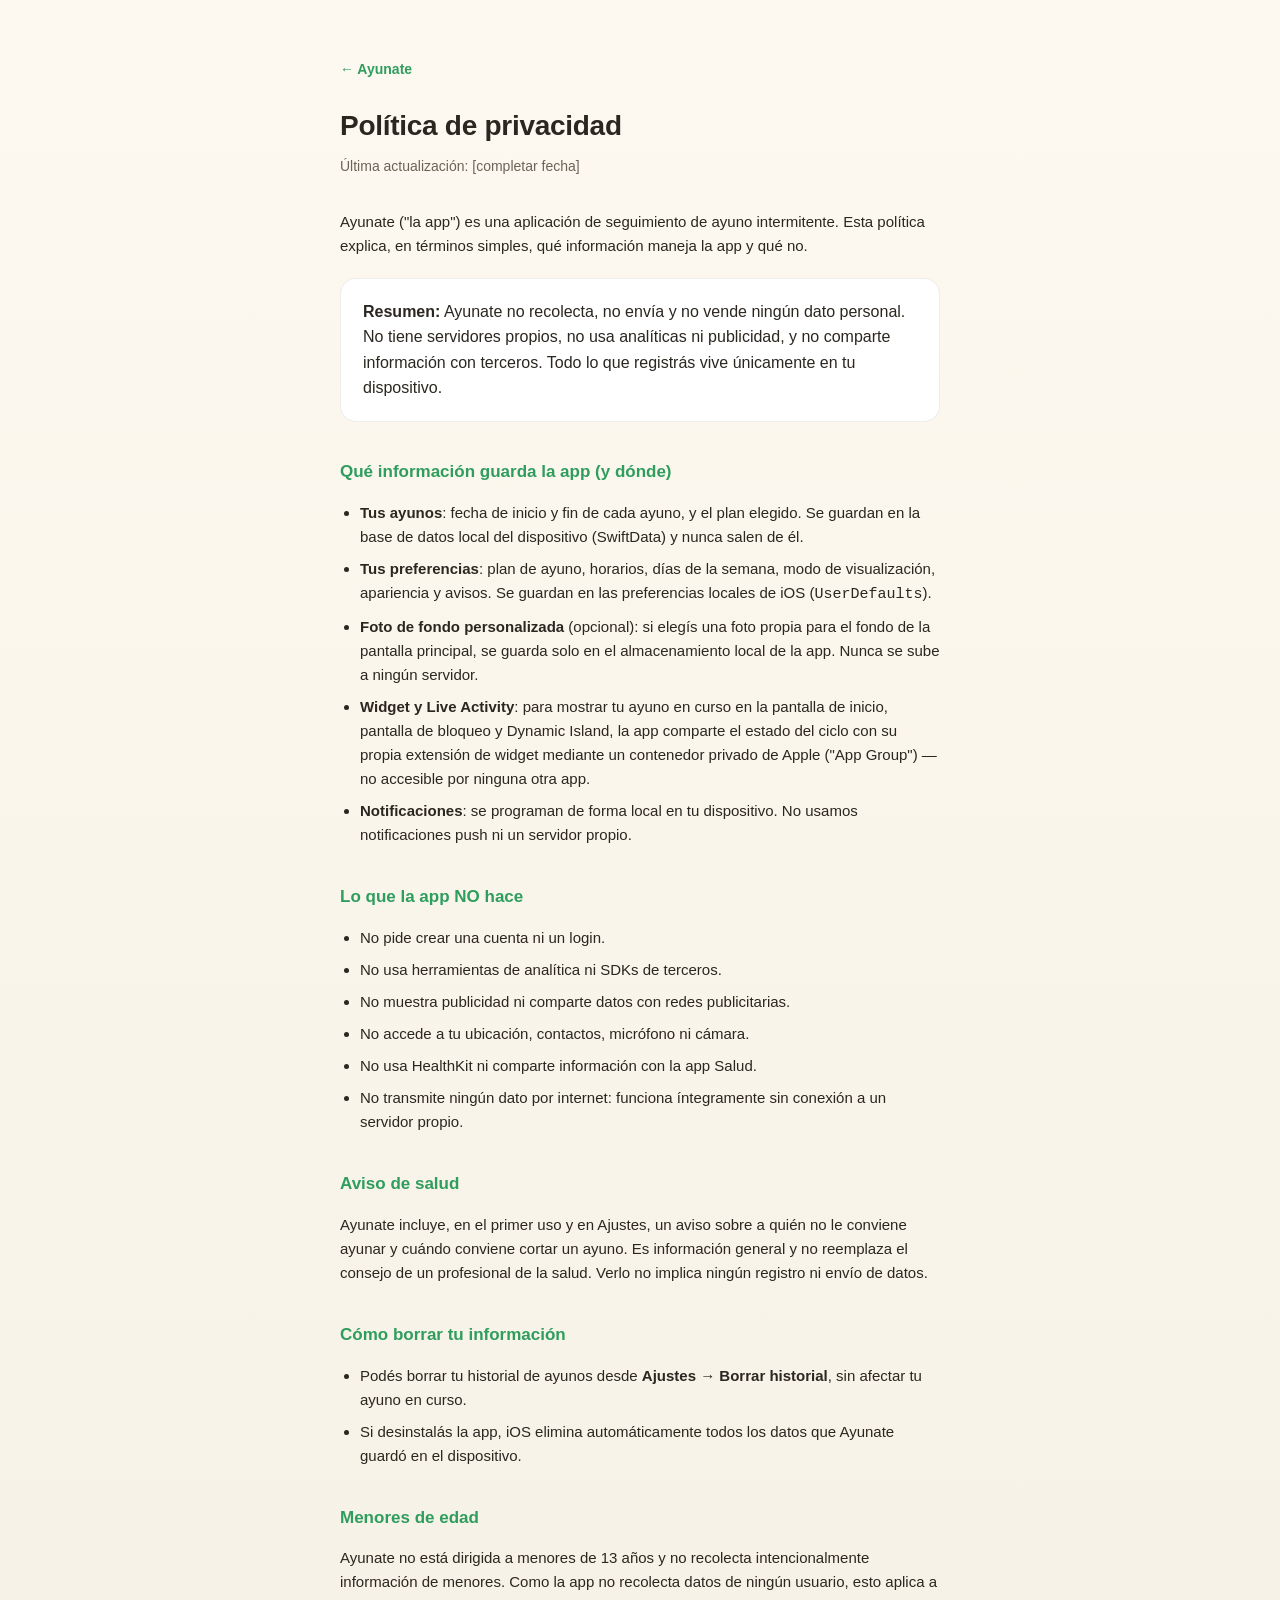
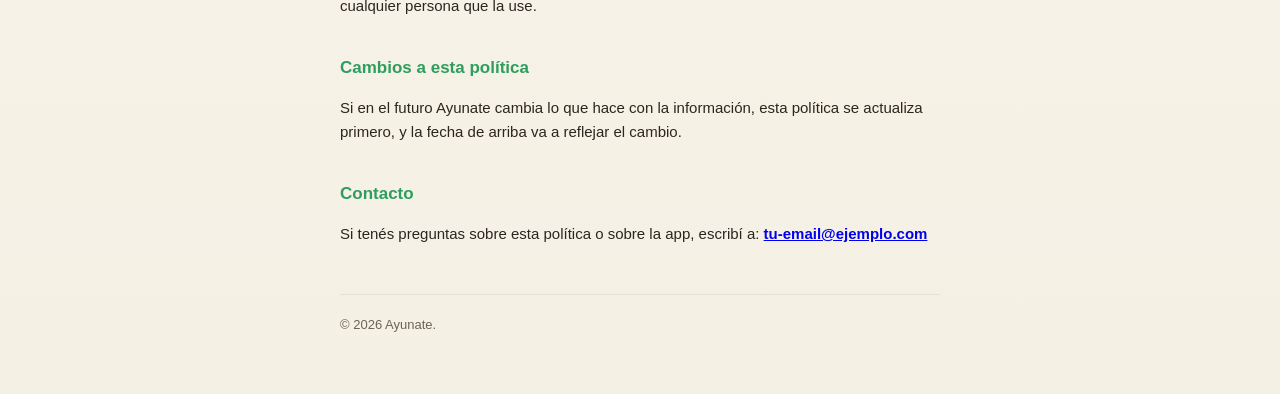
<file: ayunate/privacidad.html>
<!doctype html>
<html lang="es">
<head>
<meta charset="utf-8">
<meta name="viewport" content="width=device-width, initial-scale=1">
<title>Política de privacidad — Ayunate</title>
<style>
  :root {
    --cream: #fdf9f0;
    --cream-2: #f5f0e4;
    --ink: #2b2620;
    --ink-soft: #6b6357;
    --green: #2f9d5e;
    --card: #ffffff;
    --border: rgba(43, 38, 32, 0.08);
  }
  @media (prefers-color-scheme: dark) {
    :root {
      --cream: #17150f;
      --cream-2: #1d1a13;
      --ink: #f3efe6;
      --ink-soft: #b8b0a1;
      --green: #4fc784;
      --card: #211e17;
      --border: rgba(243, 239, 230, 0.08);
    }
  }
  * { box-sizing: border-box; }
  body {
    margin: 0;
    font-family: -apple-system, BlinkMacSystemFont, "Segoe UI", Roboto, sans-serif;
    background: linear-gradient(180deg, var(--cream) 0%, var(--cream-2) 100%);
    color: var(--ink);
    line-height: 1.6;
  }
  .wrap {
    max-width: 640px;
    margin: 0 auto;
    padding: 56px 20px 60px;
  }
  a.back {
    display: inline-block;
    margin-bottom: 24px;
    color: var(--green);
    text-decoration: none;
    font-size: 14px;
    font-weight: 600;
  }
  h1 { font-size: 28px; margin: 0 0 6px; letter-spacing: -0.01em; }
  .updated { color: var(--ink-soft); font-size: 14px; margin: 0 0 32px; }
  h2 {
    font-size: 17px;
    margin: 36px 0 10px;
    color: var(--green);
  }
  p, li { font-size: 15px; color: var(--ink); }
  ul { padding-left: 20px; }
  li { margin-bottom: 8px; }
  .card {
    background: var(--card);
    border: 1px solid var(--border);
    border-radius: 16px;
    padding: 20px 22px;
    margin: 20px 0;
  }
  footer {
    margin-top: 48px;
    padding-top: 20px;
    border-top: 1px solid var(--border);
    font-size: 13px;
    color: var(--ink-soft);
  }
</style>
</head>
<body>
<div class="wrap">
  <a class="back" href="index.html">← Ayunate</a>
  <h1>Política de privacidad</h1>
  <p class="updated">Última actualización: <!-- completar fecha de publicación -->[completar fecha]</p>

  <p>Ayunate ("la app") es una aplicación de seguimiento de ayuno intermitente.
  Esta política explica, en términos simples, qué información maneja la app y
  qué no.</p>

  <div class="card">
    <strong>Resumen:</strong> Ayunate no recolecta, no envía y no vende ningún
    dato personal. No tiene servidores propios, no usa analíticas ni
    publicidad, y no comparte información con terceros. Todo lo que
    registrás vive únicamente en tu dispositivo.
  </div>

  <h2>Qué información guarda la app (y dónde)</h2>
  <ul>
    <li><strong>Tus ayunos</strong>: fecha de inicio y fin de cada ayuno, y el plan elegido. Se guardan en la base de datos local del dispositivo (SwiftData) y nunca salen de él.</li>
    <li><strong>Tus preferencias</strong>: plan de ayuno, horarios, días de la semana, modo de visualización, apariencia y avisos. Se guardan en las preferencias locales de iOS (<code>UserDefaults</code>).</li>
    <li><strong>Foto de fondo personalizada</strong> (opcional): si elegís una foto propia para el fondo de la pantalla principal, se guarda solo en el almacenamiento local de la app. Nunca se sube a ningún servidor.</li>
    <li><strong>Widget y Live Activity</strong>: para mostrar tu ayuno en curso en la pantalla de inicio, pantalla de bloqueo y Dynamic Island, la app comparte el estado del ciclo con su propia extensión de widget mediante un contenedor privado de Apple ("App Group") — no accesible por ninguna otra app.</li>
    <li><strong>Notificaciones</strong>: se programan de forma local en tu dispositivo. No usamos notificaciones push ni un servidor propio.</li>
  </ul>

  <h2>Lo que la app NO hace</h2>
  <ul>
    <li>No pide crear una cuenta ni un login.</li>
    <li>No usa herramientas de analítica ni SDKs de terceros.</li>
    <li>No muestra publicidad ni comparte datos con redes publicitarias.</li>
    <li>No accede a tu ubicación, contactos, micrófono ni cámara.</li>
    <li>No usa HealthKit ni comparte información con la app Salud.</li>
    <li>No transmite ningún dato por internet: funciona íntegramente sin conexión a un servidor propio.</li>
  </ul>

  <h2>Aviso de salud</h2>
  <p>Ayunate incluye, en el primer uso y en Ajustes, un aviso sobre a quién no
  le conviene ayunar y cuándo conviene cortar un ayuno. Es información
  general y no reemplaza el consejo de un profesional de la salud. Verlo no
  implica ningún registro ni envío de datos.</p>

  <h2>Cómo borrar tu información</h2>
  <ul>
    <li>Podés borrar tu historial de ayunos desde <strong>Ajustes → Borrar historial</strong>, sin afectar tu ayuno en curso.</li>
    <li>Si desinstalás la app, iOS elimina automáticamente todos los datos que Ayunate guardó en el dispositivo.</li>
  </ul>

  <h2>Menores de edad</h2>
  <p>Ayunate no está dirigida a menores de 13 años y no recolecta
  intencionalmente información de menores. Como la app no recolecta datos de
  ningún usuario, esto aplica a cualquier persona que la use.</p>

  <h2>Cambios a esta política</h2>
  <p>Si en el futuro Ayunate cambia lo que hace con la información, esta
  política se actualiza primero, y la fecha de arriba va a reflejar el
  cambio.</p>

  <h2>Contacto</h2>
  <p>Si tenés preguntas sobre esta política o sobre la app, escribí a:
  <strong><a href="mailto:tu-email@ejemplo.com">tu-email@ejemplo.com</a></strong></p>

  <footer>© 2026 Ayunate.</footer>
</div>
</body>
</html>
</file>
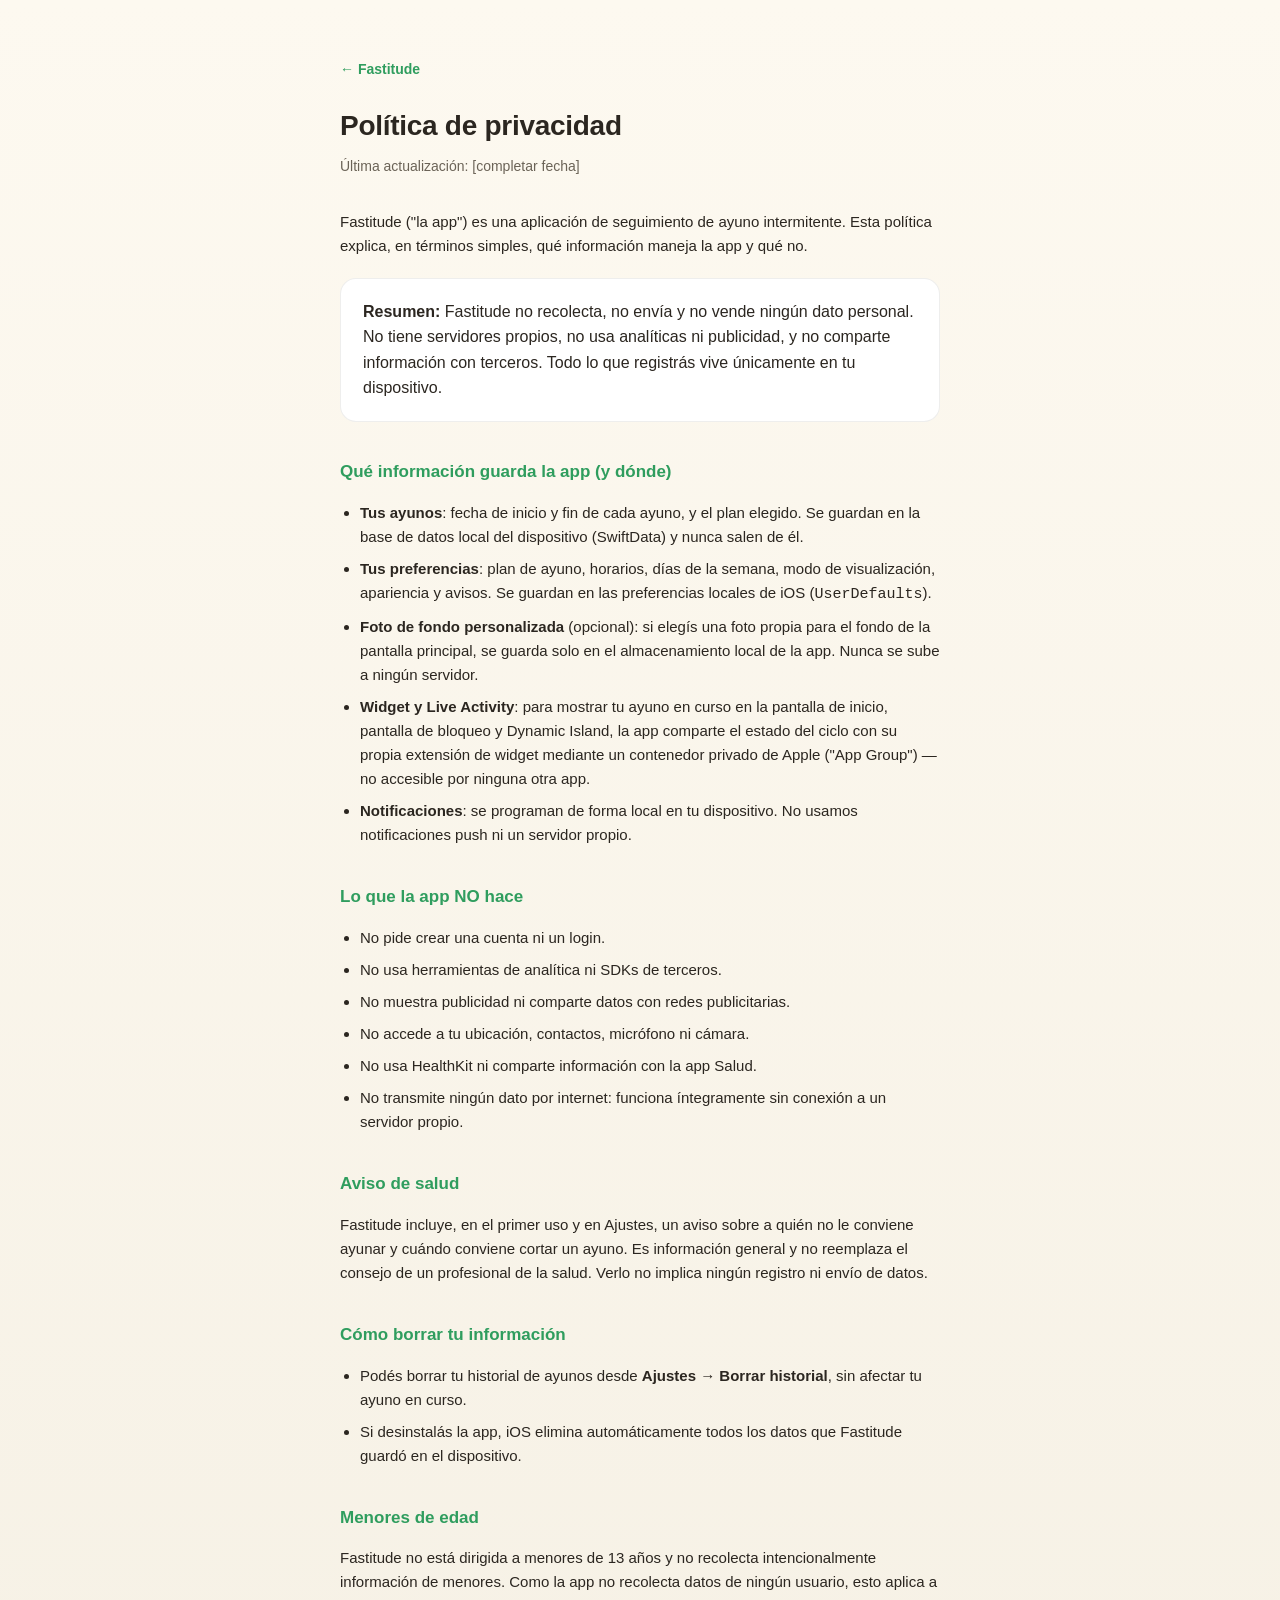
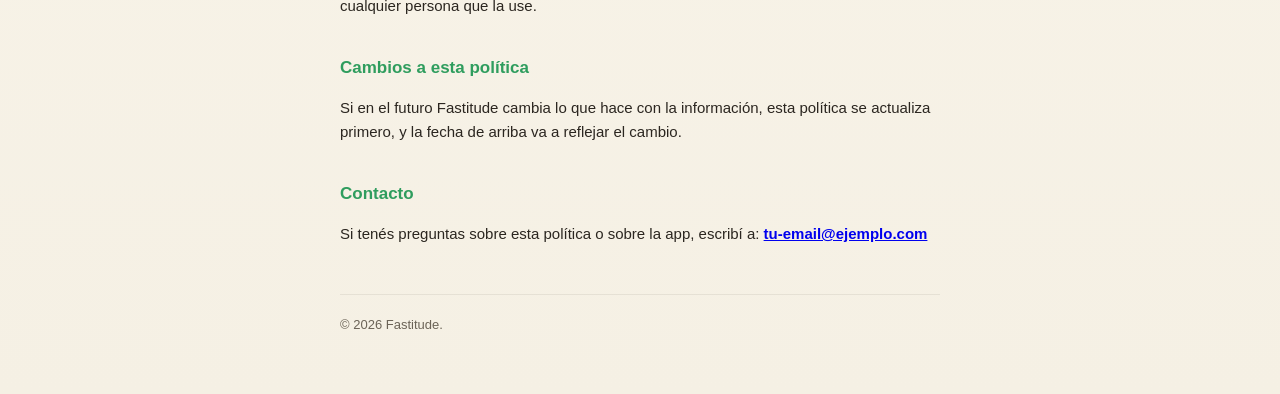
<file: fastitude/privacidad.html>
<!doctype html>
<html lang="es">
<head>
<meta charset="utf-8">
<meta name="viewport" content="width=device-width, initial-scale=1">
<title>Política de privacidad — Fastitude</title>
<style>
  :root {
    --cream: #fdf9f0;
    --cream-2: #f5f0e4;
    --ink: #2b2620;
    --ink-soft: #6b6357;
    --green: #2f9d5e;
    --card: #ffffff;
    --border: rgba(43, 38, 32, 0.08);
  }
  @media (prefers-color-scheme: dark) {
    :root {
      --cream: #17150f;
      --cream-2: #1d1a13;
      --ink: #f3efe6;
      --ink-soft: #b8b0a1;
      --green: #4fc784;
      --card: #211e17;
      --border: rgba(243, 239, 230, 0.08);
    }
  }
  * { box-sizing: border-box; }
  body {
    margin: 0;
    font-family: -apple-system, BlinkMacSystemFont, "Segoe UI", Roboto, sans-serif;
    background: linear-gradient(180deg, var(--cream) 0%, var(--cream-2) 100%);
    color: var(--ink);
    line-height: 1.6;
  }
  .wrap {
    max-width: 640px;
    margin: 0 auto;
    padding: 56px 20px 60px;
  }
  a.back {
    display: inline-block;
    margin-bottom: 24px;
    color: var(--green);
    text-decoration: none;
    font-size: 14px;
    font-weight: 600;
  }
  h1 { font-size: 28px; margin: 0 0 6px; letter-spacing: -0.01em; }
  .updated { color: var(--ink-soft); font-size: 14px; margin: 0 0 32px; }
  h2 {
    font-size: 17px;
    margin: 36px 0 10px;
    color: var(--green);
  }
  p, li { font-size: 15px; color: var(--ink); }
  ul { padding-left: 20px; }
  li { margin-bottom: 8px; }
  .card {
    background: var(--card);
    border: 1px solid var(--border);
    border-radius: 16px;
    padding: 20px 22px;
    margin: 20px 0;
  }
  footer {
    margin-top: 48px;
    padding-top: 20px;
    border-top: 1px solid var(--border);
    font-size: 13px;
    color: var(--ink-soft);
  }
</style>
</head>
<body>
<div class="wrap">
  <a class="back" href="index.html">← Fastitude</a>
  <h1>Política de privacidad</h1>
  <p class="updated">Última actualización: <!-- completar fecha de publicación -->[completar fecha]</p>

  <p>Fastitude ("la app") es una aplicación de seguimiento de ayuno intermitente.
  Esta política explica, en términos simples, qué información maneja la app y
  qué no.</p>

  <div class="card">
    <strong>Resumen:</strong> Fastitude no recolecta, no envía y no vende ningún
    dato personal. No tiene servidores propios, no usa analíticas ni
    publicidad, y no comparte información con terceros. Todo lo que
    registrás vive únicamente en tu dispositivo.
  </div>

  <h2>Qué información guarda la app (y dónde)</h2>
  <ul>
    <li><strong>Tus ayunos</strong>: fecha de inicio y fin de cada ayuno, y el plan elegido. Se guardan en la base de datos local del dispositivo (SwiftData) y nunca salen de él.</li>
    <li><strong>Tus preferencias</strong>: plan de ayuno, horarios, días de la semana, modo de visualización, apariencia y avisos. Se guardan en las preferencias locales de iOS (<code>UserDefaults</code>).</li>
    <li><strong>Foto de fondo personalizada</strong> (opcional): si elegís una foto propia para el fondo de la pantalla principal, se guarda solo en el almacenamiento local de la app. Nunca se sube a ningún servidor.</li>
    <li><strong>Widget y Live Activity</strong>: para mostrar tu ayuno en curso en la pantalla de inicio, pantalla de bloqueo y Dynamic Island, la app comparte el estado del ciclo con su propia extensión de widget mediante un contenedor privado de Apple ("App Group") — no accesible por ninguna otra app.</li>
    <li><strong>Notificaciones</strong>: se programan de forma local en tu dispositivo. No usamos notificaciones push ni un servidor propio.</li>
  </ul>

  <h2>Lo que la app NO hace</h2>
  <ul>
    <li>No pide crear una cuenta ni un login.</li>
    <li>No usa herramientas de analítica ni SDKs de terceros.</li>
    <li>No muestra publicidad ni comparte datos con redes publicitarias.</li>
    <li>No accede a tu ubicación, contactos, micrófono ni cámara.</li>
    <li>No usa HealthKit ni comparte información con la app Salud.</li>
    <li>No transmite ningún dato por internet: funciona íntegramente sin conexión a un servidor propio.</li>
  </ul>

  <h2>Aviso de salud</h2>
  <p>Fastitude incluye, en el primer uso y en Ajustes, un aviso sobre a quién no
  le conviene ayunar y cuándo conviene cortar un ayuno. Es información
  general y no reemplaza el consejo de un profesional de la salud. Verlo no
  implica ningún registro ni envío de datos.</p>

  <h2>Cómo borrar tu información</h2>
  <ul>
    <li>Podés borrar tu historial de ayunos desde <strong>Ajustes → Borrar historial</strong>, sin afectar tu ayuno en curso.</li>
    <li>Si desinstalás la app, iOS elimina automáticamente todos los datos que Fastitude guardó en el dispositivo.</li>
  </ul>

  <h2>Menores de edad</h2>
  <p>Fastitude no está dirigida a menores de 13 años y no recolecta
  intencionalmente información de menores. Como la app no recolecta datos de
  ningún usuario, esto aplica a cualquier persona que la use.</p>

  <h2>Cambios a esta política</h2>
  <p>Si en el futuro Fastitude cambia lo que hace con la información, esta
  política se actualiza primero, y la fecha de arriba va a reflejar el
  cambio.</p>

  <h2>Contacto</h2>
  <p>Si tenés preguntas sobre esta política o sobre la app, escribí a:
  <strong><a href="mailto:tu-email@ejemplo.com">tu-email@ejemplo.com</a></strong></p>

  <footer>© 2026 Fastitude.</footer>
</div>
</body>
</html>
</file>
<file: assets/portal.css>
:root {
  --cream: #fdf9f0;
  --cream-2: #f5f0e4;
  --ink: #2b2620;
  --ink-soft: #5c5548;
  --teal: #1f8f7a;
  --card: #ffffff;
  --border: rgba(43, 38, 32, 0.09);
}
@media (prefers-color-scheme: dark) {
  :root {
    --cream: #131210;
    --cream-2: #17150f;
    --ink: #f3efe6;
    --ink-soft: #a89f91;
    --teal: #3fb39c;
    --card: #1c1a15;
    --border: rgba(243, 239, 230, 0.08);
  }
}
:root[data-theme="dark"] {
  --cream: #131210;
  --cream-2: #17150f;
  --ink: #f3efe6;
  --ink-soft: #a89f91;
  --teal: #3fb39c;
  --card: #1c1a15;
  --border: rgba(243, 239, 230, 0.08);
}
:root[data-theme="light"] {
  --cream: #fdf9f0;
  --cream-2: #f5f0e4;
  --ink: #2b2620;
  --ink-soft: #5c5548;
  --teal: #1f8f7a;
  --card: #ffffff;
  --border: rgba(43, 38, 32, 0.09);
}

* { box-sizing: border-box; }

body {
  margin: 0;
  font-family: -apple-system, BlinkMacSystemFont, "Segoe UI", Roboto, sans-serif;
  background: var(--cream);
  color: var(--ink);
  line-height: 1.55;
  -webkit-font-smoothing: antialiased;
}

.wrap { max-width: 840px; margin: 0 auto; padding: 0 24px; }

.controls {
  position: fixed;
  top: 20px;
  right: 20px;
  z-index: 10;
}

.theme-toggle {
  width: 34px;
  height: 34px;
  flex-shrink: 0;
  border: 1px solid var(--border);
  border-radius: 50%;
  background: var(--card);
  box-shadow: 0 6px 18px var(--border);
  color: var(--ink-soft);
  display: flex;
  align-items: center;
  justify-content: center;
  padding: 0;
  cursor: pointer;
}
.theme-toggle svg { width: 16px; height: 16px; }
.theme-toggle .icon-sun { display: none; }
.theme-toggle .icon-moon { display: none; }
:root[data-theme="dark"] .theme-toggle .icon-sun { display: block; }
:root[data-theme="light"] .theme-toggle .icon-moon { display: block; }
.theme-toggle:focus-visible { outline: 2px solid var(--teal); outline-offset: 2px; }

header.intro {
  padding: 96px 24px 48px;
  text-align: center;
}
header.intro h1 {
  font-size: 34px;
  letter-spacing: -0.02em;
  margin: 0 0 10px;
}
header.intro p {
  margin: 0 auto;
  max-width: 460px;
  color: var(--ink-soft);
  font-size: 16px;
}

.products {
  padding: 8px 24px 96px;
}
.product-grid {
  display: grid;
  grid-template-columns: repeat(auto-fit, minmax(240px, 1fr));
  gap: 20px;
}

.product-card {
  display: block;
  background: var(--card);
  border: 1px solid var(--border);
  border-radius: 20px;
  padding: 24px;
  text-decoration: none;
  color: inherit;
  transition: transform 0.15s ease, box-shadow 0.15s ease;
}
.product-card:hover {
  transform: translateY(-2px);
  box-shadow: 0 12px 28px var(--border);
}
.product-card:focus-visible { outline: 2px solid var(--teal); outline-offset: 3px; }

.product-card img {
  width: 84px;
  height: 84px;
  border-radius: 19px;
  display: block;
  margin-bottom: 14px;
}
.product-card h2 {
  margin: 0 0 6px;
  font-size: 19px;
  letter-spacing: -0.01em;
}
.product-card p {
  margin: 0;
  font-size: 14px;
  color: var(--ink-soft);
}

footer.site-footer {
  padding: 32px 24px 48px;
  text-align: center;
  font-size: 13px;
  color: var(--ink-soft);
}
</file>
<file: ayunate/assets/site.css>
:root {
  --cream: #fdf9f0;
  --cream-2: #f5f0e4;
  --ink: #2b2620;
  --ink-soft: #5c5548;
  --green: #2f9d5e;
  --green-soft: #e4f3ea;
  --teal: #1f8f7a;
  --gold: #e1a129;
  --card: #ffffff;
  --border: rgba(43, 38, 32, 0.09);
}
@media (prefers-color-scheme: dark) {
  :root {
    --cream: #131210;
    --cream-2: #17150f;
    --ink: #f3efe6;
    --ink-soft: #a89f91;
    --green: #4fc784;
    --green-soft: #17261d;
    --teal: #3fb39c;
    --gold: #f2c25a;
    --card: #1c1a15;
    --border: rgba(243, 239, 230, 0.08);
  }
}
:root[data-theme="dark"] {
  --cream: #131210;
  --cream-2: #17150f;
  --ink: #f3efe6;
  --ink-soft: #a89f91;
  --green: #4fc784;
  --green-soft: #17261d;
  --teal: #3fb39c;
  --gold: #f2c25a;
  --card: #1c1a15;
  --border: rgba(243, 239, 230, 0.08);
}
:root[data-theme="light"] {
  --cream: #fdf9f0;
  --cream-2: #f5f0e4;
  --ink: #2b2620;
  --ink-soft: #5c5548;
  --green: #2f9d5e;
  --green-soft: #e4f3ea;
  --teal: #1f8f7a;
  --gold: #e1a129;
  --card: #ffffff;
  --border: rgba(43, 38, 32, 0.09);
}

* { box-sizing: border-box; }

html { scroll-behavior: smooth; }

body {
  margin: 0;
  font-family: -apple-system, BlinkMacSystemFont, "Segoe UI", Roboto, sans-serif;
  background: var(--cream);
  color: var(--ink);
  line-height: 1.55;
  -webkit-font-smoothing: antialiased;
}

.wrap { max-width: 840px; margin: 0 auto; padding: 0 24px; }

/* ---------- Language switch + theme toggle ---------- */

.controls {
  position: fixed;
  top: 20px;
  right: 20px;
  z-index: 10;
  display: flex;
  align-items: center;
  gap: 8px;
}

.theme-toggle {
  width: 34px;
  height: 34px;
  flex-shrink: 0;
  border: 1px solid var(--border);
  border-radius: 50%;
  background: var(--card);
  box-shadow: 0 6px 18px var(--border);
  color: var(--ink-soft);
  display: flex;
  align-items: center;
  justify-content: center;
  padding: 0;
  cursor: pointer;
}
.theme-toggle svg { width: 16px; height: 16px; }
.theme-toggle .icon-sun { display: none; }
.theme-toggle .icon-moon { display: none; }
:root[data-theme="dark"] .theme-toggle .icon-sun { display: block; }
:root[data-theme="light"] .theme-toggle .icon-moon { display: block; }
.theme-toggle:focus-visible { outline: 2px solid var(--teal); outline-offset: 2px; }

.lang-switch {
  display: flex;
  gap: 2px;
  background: var(--card);
  border: 1px solid var(--border);
  border-radius: 999px;
  padding: 3px;
  box-shadow: 0 6px 18px var(--border);
}
.lang-switch a {
  padding: 6px 13px;
  border-radius: 999px;
  text-decoration: none;
  font-size: 12.5px;
  font-weight: 700;
  letter-spacing: 0.01em;
  color: var(--ink-soft);
}
.lang-switch a[aria-current="true"] {
  background: var(--ink);
  color: var(--cream);
}
.lang-switch a:focus-visible { outline: 2px solid var(--teal); outline-offset: 2px; }
@media (max-width: 480px) {
  .controls { top: 14px; right: 14px; }
}

/* ---------- Hero ---------- */

header.hero {
  max-width: 1220px;
  margin: 0 auto;
  padding: 96px 24px 64px;
  display: flex;
  align-items: center;
  justify-content: center;
  gap: 56px;
}
.hero-copy { max-width: 500px; }
.icon {
  width: 58px;
  height: 58px;
  border-radius: 15px;
  box-shadow: 0 8px 22px var(--border);
  margin-bottom: 30px;
  display: block;
}
h1 {
  font-size: clamp(44px, 6.4vw, 68px);
  font-weight: 800;
  line-height: 1.02;
  margin: 0 0 22px;
  letter-spacing: -0.04em;
  text-wrap: balance;
}
.subhead {
  font-size: 20px;
  color: var(--ink-soft);
  max-width: 430px;
  margin: 0 0 26px;
  line-height: 1.5;
}
.differentiator {
  font-size: 13.5px;
  font-weight: 600;
  letter-spacing: 0.02em;
  color: var(--teal);
  margin: 0 0 34px;
  display: flex;
  align-items: center;
  gap: 8px;
}
.differentiator::before {
  content: "";
  width: 6px;
  height: 6px;
  border-radius: 50%;
  background: var(--teal);
  flex-shrink: 0;
}
.cta {
  display: inline-flex;
  align-items: center;
  gap: 10px;
  background: var(--ink);
  color: var(--cream);
  padding: 16px 30px;
  border-radius: 999px;
  text-decoration: none;
  font-weight: 600;
  font-size: 16.5px;
  transition: transform 0.15s ease, opacity 0.15s ease;
}
.cta:hover { transform: translateY(-1px); opacity: 0.92; }
.cta:focus-visible { outline: 2px solid var(--teal); outline-offset: 3px; }
.cta svg { width: 18px; height: 18px; flex-shrink: 0; }
.cta-note {
  margin: 14px 0 0;
  font-size: 13px;
  color: var(--ink-soft);
}

/* Maqueta del teléfono, a puro CSS. Protagonista: grande, con un halo de
   fondo extremadamente sutil y una respiración lentísima — nada de brillo
   llamativo. */
.phone-stage {
  position: relative;
  flex-shrink: 0;
  display: flex;
  align-items: center;
  justify-content: center;
}
.phone-stage::before {
  content: "";
  position: absolute;
  width: 560px;
  height: 560px;
  background: radial-gradient(circle, var(--green-soft) 0%, transparent 70%);
  filter: blur(4px);
}
.phone {
  flex-shrink: 0;
  width: 366px;
  /* Relación real de una captura de iPhone 16 Pro (1206 × 2622 px). Tiene
     que coincidir con la de las capturas, si no object-fit: cover recorta
     los bordes y el ícono de batería queda superpuesto con la curva del
     bisel — la "isla" ya viene renderizada en la propia captura, no hace
     falta dibujar una encima. */
  aspect-ratio: 201 / 437;
  background: #0a0a0a;
  border-radius: 46px;
  /* Bisel fino (proporción real de un iPhone moderno), no un marco grueso
     de utilería — a mayor tamaño le corresponde un bisel apenas mayor, no
     el mismo grosor fijo (eso es lo que lo hacía ver pesado en los
     mockups chicos). */
  padding: 7px;
  box-shadow: 0 52px 100px -28px rgba(0, 0, 0, 0.55), 0 12px 28px var(--border);
  position: relative;
  z-index: 1;
}
.phone img {
  width: 100%;
  height: 100%;
  object-fit: cover;
  border-radius: 39px;
  display: block;
}
.phone-sm {
  width: 168px;
  border-radius: 24px;
  padding: 4px;
}
.phone-sm img { border-radius: 20px; }

@media (prefers-reduced-motion: no-preference) {
  .phone-stage::before { animation: breathe 7s ease-in-out infinite; }
  .hero-copy > * { animation: rise 0.7s cubic-bezier(0.16, 1, 0.3, 1) backwards; }
  .hero-copy .icon { animation-delay: 0s; }
  .hero-copy h1 { animation-delay: 0.05s; }
  .hero-copy .subhead { animation-delay: 0.1s; }
  .hero-copy .differentiator { animation-delay: 0.15s; }
  .hero-copy .cta { animation-delay: 0.2s; }
  .phone-stage { animation: rise 0.8s cubic-bezier(0.16, 1, 0.3, 1) 0.12s backwards; }
}
@keyframes rise { from { opacity: 0; transform: translateY(14px); } to { opacity: 1; transform: translateY(0); } }
@keyframes breathe {
  0%, 100% { opacity: 0.6; transform: scale(1); }
  50% { opacity: 1; transform: scale(1.045); }
}

@media (max-width: 780px) {
  header.hero { flex-direction: column; padding-top: 60px; gap: 44px; text-align: center; }
  .hero-copy { text-align: center; max-width: 460px; }
  .subhead, .cta-note { margin-left: auto; margin-right: auto; }
  .icon { margin-left: auto; margin-right: auto; }
  .differentiator { justify-content: center; }
  .phone { width: 268px; border-radius: 36px; padding: 5px; }
  .phone img { border-radius: 31px; }
  .phone-stage::before { width: 420px; height: 420px; }
}

/* ---------- Section heading pattern (shared) ---------- */

.section-head {
  text-align: center;
  max-width: 540px;
  margin: 0 auto 52px;
}
.section-head h2 {
  font-size: clamp(30px, 4.2vw, 40px);
  font-weight: 800;
  letter-spacing: -0.03em;
  margin: 0 0 14px;
  text-wrap: balance;
}
.section-head p {
  color: var(--ink-soft);
  font-size: 17px;
  margin: 0;
}

section { padding: 100px 0; }
section + section { border-top: 1px solid var(--border); }

/* ---------- Benefits ---------- */

.benefits-grid {
  max-width: 800px;
  margin: 0 auto;
  display: grid;
  grid-template-columns: repeat(2, 1fr);
  gap: 16px;
}
@media (max-width: 640px) {
  .benefits-grid { grid-template-columns: 1fr; }
}
.benefit-card {
  background: var(--card);
  border: 1px solid var(--border);
  border-radius: 20px;
  padding: 28px;
  transition: transform 0.25s ease, border-color 0.25s ease, box-shadow 0.25s ease;
}
@media (hover: hover) {
  .benefit-card:hover {
    transform: translateY(-3px);
    border-color: var(--teal);
    box-shadow: 0 16px 32px var(--border);
  }
}
.benefit-card .icon-badge {
  width: 52px;
  height: 52px;
  border-radius: 14px;
  background: var(--green-soft);
  display: flex;
  align-items: center;
  justify-content: center;
  margin-bottom: 18px;
}
.benefit-card .icon-badge svg { width: 27px; height: 27px; stroke: var(--teal); }
.benefit-card h3 { margin: 0 0 7px; font-size: 17.5px; font-weight: 700; letter-spacing: -0.01em; }
.benefit-card p { margin: 0; font-size: 14.5px; color: var(--ink-soft); }

/* ---------- Daily experience (spotlight) ---------- */

section.daily-experience { background: var(--cream-2); }
.spotlight {
  display: flex;
  flex-direction: column;
  align-items: center;
}
.spotlight .phone-stage { margin-top: 8px; }
.spotlight .phone-stage::before { width: 460px; height: 460px; }
.spotlight .phone { width: 320px; border-radius: 41px; padding: 6px; }
.spotlight .phone img { border-radius: 35px; }
@media (max-width: 620px) {
  .spotlight .phone { width: 250px; border-radius: 34px; padding: 5px; }
  .spotlight .phone img { border-radius: 29px; }
  .spotlight .phone-stage::before { width: 360px; height: 360px; }
}

/* ---------- Showcase (personalization / progress) ---------- */

.gallery {
  display: flex;
  justify-content: center;
  gap: 36px;
  flex-wrap: wrap;
  max-width: 800px;
  margin: 0 auto;
}
.gallery-item {
  margin: 0;
  width: 220px;
  display: flex;
  flex-direction: column;
  align-items: center;
}
.gallery-item .phone { margin-bottom: 22px; }
.gallery-item h3 { margin: 0 0 5px; font-size: 16px; font-weight: 700; letter-spacing: -0.01em; }
.gallery-item p { margin: 0; font-size: 13.5px; color: var(--ink-soft); text-align: center; }

.gallery .phone-sm { width: 188px; border-radius: 27px; padding: 4px; }
.gallery .phone-sm img { border-radius: 23px; }

.gallery.gallery-2 { gap: 44px; }
.gallery.gallery-2 .gallery-item { width: 250px; }
.gallery.gallery-2 .phone-sm { width: 236px; border-radius: 33px; padding: 5px; }
.gallery.gallery-2 .phone-sm img { border-radius: 28px; }

/* ---------- Privacy ---------- */

section.privacy { text-align: center; }
section.privacy h2 {
  font-size: clamp(32px, 4.6vw, 46px);
  font-weight: 800;
  letter-spacing: -0.035em;
  margin: 0 0 26px;
  text-wrap: balance;
}
.privacy-marks {
  display: flex;
  justify-content: center;
  flex-wrap: wrap;
  gap: 10px 22px;
  font-size: 20px;
  font-weight: 700;
  letter-spacing: -0.01em;
  margin: 0 0 22px;
}
.privacy-marks span { white-space: nowrap; }
section.privacy > .wrap > p {
  color: var(--ink-soft);
  font-size: 16px;
  max-width: 420px;
  margin: 0 auto;
  line-height: 1.6;
}
.privacy-icons {
  display: flex;
  justify-content: center;
  gap: 40px;
  margin-top: 44px;
}
.privacy-icon {
  width: 42px;
  height: 42px;
  color: var(--ink-soft);
  opacity: 0.7;
}
.privacy-icon svg { width: 100%; height: 100%; stroke-width: 1.5; }

/* ---------- Final CTA ---------- */

section.final-cta {
  text-align: center;
  background: var(--cream-2);
  position: relative;
  overflow: hidden;
  padding: 120px 0 100px;
}
section.final-cta::before {
  content: "";
  position: absolute;
  top: 50%;
  left: 50%;
  width: 620px;
  height: 620px;
  transform: translate(-50%, -50%);
  background: radial-gradient(circle, var(--green-soft) 0%, transparent 68%);
  filter: blur(6px);
  pointer-events: none;
}
section.final-cta .wrap { position: relative; }
section.final-cta h2 {
  font-size: clamp(34px, 4.8vw, 48px);
  font-weight: 800;
  letter-spacing: -0.035em;
  margin: 0 0 14px;
  text-wrap: balance;
}
section.final-cta > .wrap > p {
  color: var(--ink-soft);
  font-size: 17px;
  margin: 0 0 32px;
}

/* ---------- Disclaimer + footer ---------- */

.health-note {
  max-width: 560px;
  margin: 0 auto;
  padding: 32px 24px 0;
  font-size: 12px;
  line-height: 1.6;
  color: var(--ink-soft);
  opacity: 0.7;
  text-align: center;
  position: relative;
}

footer {
  padding: 32px 24px 44px;
  text-align: center;
  font-size: 13px;
  color: var(--ink-soft);
}
footer a { color: var(--ink-soft); text-decoration: underline; }
footer a:focus-visible { outline: 2px solid var(--teal); outline-offset: 3px; }
footer .links { margin-bottom: 10px; }
footer .links a { margin: 0 10px; }
</file>
<file: fastitude/assets/site.css>
:root {
  --cream: #fdf9f0;
  --cream-2: #f5f0e4;
  --ink: #2b2620;
  --ink-soft: #5c5548;
  --green: #2f9d5e;
  --green-soft: #e4f3ea;
  --teal: #1f8f7a;
  --gold: #e1a129;
  --card: #ffffff;
  --border: rgba(43, 38, 32, 0.09);
}
@media (prefers-color-scheme: dark) {
  :root {
    --cream: #131210;
    --cream-2: #17150f;
    --ink: #f3efe6;
    --ink-soft: #a89f91;
    --green: #4fc784;
    --green-soft: #17261d;
    --teal: #3fb39c;
    --gold: #f2c25a;
    --card: #1c1a15;
    --border: rgba(243, 239, 230, 0.08);
  }
}
:root[data-theme="dark"] {
  --cream: #131210;
  --cream-2: #17150f;
  --ink: #f3efe6;
  --ink-soft: #a89f91;
  --green: #4fc784;
  --green-soft: #17261d;
  --teal: #3fb39c;
  --gold: #f2c25a;
  --card: #1c1a15;
  --border: rgba(243, 239, 230, 0.08);
}
:root[data-theme="light"] {
  --cream: #fdf9f0;
  --cream-2: #f5f0e4;
  --ink: #2b2620;
  --ink-soft: #5c5548;
  --green: #2f9d5e;
  --green-soft: #e4f3ea;
  --teal: #1f8f7a;
  --gold: #e1a129;
  --card: #ffffff;
  --border: rgba(43, 38, 32, 0.09);
}

* { box-sizing: border-box; }

html { scroll-behavior: smooth; }

body {
  margin: 0;
  font-family: -apple-system, BlinkMacSystemFont, "Segoe UI", Roboto, sans-serif;
  background: var(--cream);
  color: var(--ink);
  line-height: 1.55;
  -webkit-font-smoothing: antialiased;
}

.wrap { max-width: 840px; margin: 0 auto; padding: 0 24px; }

/* ---------- Language switch + theme toggle ---------- */

.controls {
  position: fixed;
  top: 20px;
  right: 20px;
  z-index: 10;
  display: flex;
  align-items: center;
  gap: 8px;
}

.theme-toggle {
  width: 34px;
  height: 34px;
  flex-shrink: 0;
  border: 1px solid var(--border);
  border-radius: 50%;
  background: var(--card);
  box-shadow: 0 6px 18px var(--border);
  color: var(--ink-soft);
  display: flex;
  align-items: center;
  justify-content: center;
  padding: 0;
  cursor: pointer;
}
.theme-toggle svg { width: 16px; height: 16px; }
.theme-toggle .icon-sun { display: none; }
.theme-toggle .icon-moon { display: none; }
:root[data-theme="dark"] .theme-toggle .icon-sun { display: block; }
:root[data-theme="light"] .theme-toggle .icon-moon { display: block; }
.theme-toggle:focus-visible { outline: 2px solid var(--teal); outline-offset: 2px; }

.lang-switch {
  display: flex;
  gap: 2px;
  background: var(--card);
  border: 1px solid var(--border);
  border-radius: 999px;
  padding: 3px;
  box-shadow: 0 6px 18px var(--border);
}
.lang-switch a {
  padding: 6px 13px;
  border-radius: 999px;
  text-decoration: none;
  font-size: 12.5px;
  font-weight: 700;
  letter-spacing: 0.01em;
  color: var(--ink-soft);
}
.lang-switch a[aria-current="true"] {
  background: var(--ink);
  color: var(--cream);
}
.lang-switch a:focus-visible { outline: 2px solid var(--teal); outline-offset: 2px; }
@media (max-width: 480px) {
  .controls { top: 14px; right: 14px; }
}

/* ---------- Hero ---------- */

header.hero {
  max-width: 1220px;
  margin: 0 auto;
  padding: 96px 24px 64px;
  display: flex;
  align-items: center;
  justify-content: center;
  gap: 56px;
}
.hero-copy { max-width: 500px; }
.icon {
  width: 92px;
  height: 92px;
  border-radius: 21px;
  box-shadow: 0 8px 22px var(--border);
  margin-bottom: 30px;
  display: block;
}
h1 {
  font-size: clamp(44px, 6.4vw, 68px);
  font-weight: 800;
  line-height: 1.02;
  margin: 0 0 22px;
  letter-spacing: -0.04em;
  text-wrap: balance;
}
.subhead {
  font-size: 20px;
  color: var(--ink-soft);
  max-width: 430px;
  margin: 0 0 26px;
  line-height: 1.5;
}
.differentiator {
  font-size: 13.5px;
  font-weight: 600;
  letter-spacing: 0.02em;
  color: var(--teal);
  margin: 0 0 34px;
  display: flex;
  align-items: center;
  gap: 8px;
}
.differentiator::before {
  content: "";
  width: 6px;
  height: 6px;
  border-radius: 50%;
  background: var(--teal);
  flex-shrink: 0;
}
.cta {
  display: inline-flex;
  align-items: center;
  gap: 10px;
  background: var(--ink);
  color: var(--cream);
  padding: 16px 30px;
  border-radius: 999px;
  text-decoration: none;
  font-weight: 600;
  font-size: 16.5px;
  transition: transform 0.15s ease, opacity 0.15s ease;
}
.cta:hover { transform: translateY(-1px); opacity: 0.92; }
.cta:focus-visible { outline: 2px solid var(--teal); outline-offset: 3px; }
.cta svg { width: 18px; height: 18px; flex-shrink: 0; }
.cta-note {
  margin: 14px 0 0;
  font-size: 13px;
  color: var(--ink-soft);
}

/* Maqueta del teléfono, a puro CSS. Protagonista: grande, con un halo de
   fondo extremadamente sutil y una respiración lentísima — nada de brillo
   llamativo. */
.phone-stage {
  position: relative;
  flex-shrink: 0;
  display: flex;
  align-items: center;
  justify-content: center;
}
.phone-stage::before {
  content: "";
  position: absolute;
  width: 560px;
  height: 560px;
  background: radial-gradient(circle, var(--green-soft) 0%, transparent 70%);
  filter: blur(4px);
}
.phone {
  flex-shrink: 0;
  width: 366px;
  /* Relación real de una captura de iPhone 16 Pro (1206 × 2622 px). Tiene
     que coincidir con la de las capturas, si no object-fit: cover recorta
     los bordes y el ícono de batería queda superpuesto con la curva del
     bisel — la "isla" ya viene renderizada en la propia captura, no hace
     falta dibujar una encima. */
  aspect-ratio: 201 / 437;
  background: #0a0a0a;
  border-radius: 46px;
  /* Bisel fino (proporción real de un iPhone moderno), no un marco grueso
     de utilería — a mayor tamaño le corresponde un bisel apenas mayor, no
     el mismo grosor fijo (eso es lo que lo hacía ver pesado en los
     mockups chicos). */
  padding: 7px;
  box-shadow: 0 52px 100px -28px rgba(0, 0, 0, 0.55), 0 12px 28px var(--border);
  position: relative;
  z-index: 1;
}
.phone img {
  width: 100%;
  height: 100%;
  object-fit: cover;
  border-radius: 39px;
  display: block;
}
.phone-sm {
  width: 168px;
  border-radius: 24px;
  padding: 4px;
}
.phone-sm img { border-radius: 20px; }

@media (prefers-reduced-motion: no-preference) {
  .phone-stage::before { animation: breathe 7s ease-in-out infinite; }
  .hero-copy > * { animation: rise 0.7s cubic-bezier(0.16, 1, 0.3, 1) backwards; }
  .hero-copy .icon { animation-delay: 0s; }
  .hero-copy h1 { animation-delay: 0.05s; }
  .hero-copy .subhead { animation-delay: 0.1s; }
  .hero-copy .differentiator { animation-delay: 0.15s; }
  .hero-copy .cta { animation-delay: 0.2s; }
  .phone-stage { animation: rise 0.8s cubic-bezier(0.16, 1, 0.3, 1) 0.12s backwards; }
}
@keyframes rise { from { opacity: 0; transform: translateY(14px); } to { opacity: 1; transform: translateY(0); } }
@keyframes breathe {
  0%, 100% { opacity: 0.6; transform: scale(1); }
  50% { opacity: 1; transform: scale(1.045); }
}

@media (max-width: 780px) {
  header.hero { flex-direction: column; padding-top: 60px; gap: 44px; text-align: center; }
  .hero-copy { text-align: center; max-width: 460px; }
  .subhead, .cta-note { margin-left: auto; margin-right: auto; }
  .icon { margin-left: auto; margin-right: auto; }
  .differentiator { justify-content: center; }
  .phone { width: 268px; border-radius: 36px; padding: 5px; }
  .phone img { border-radius: 31px; }
  .phone-stage::before { width: 420px; height: 420px; }
}

/* ---------- Section heading pattern (shared) ---------- */

.section-head {
  text-align: center;
  max-width: 540px;
  margin: 0 auto 52px;
}
.section-head h2 {
  font-size: clamp(30px, 4.2vw, 40px);
  font-weight: 800;
  letter-spacing: -0.03em;
  margin: 0 0 14px;
  text-wrap: balance;
}
.section-head p {
  color: var(--ink-soft);
  font-size: 17px;
  margin: 0;
}

section { padding: 100px 0; }
section + section { border-top: 1px solid var(--border); }

/* ---------- Benefits ---------- */

.benefits-grid {
  max-width: 800px;
  margin: 0 auto;
  display: grid;
  grid-template-columns: repeat(2, 1fr);
  gap: 16px;
}
@media (max-width: 640px) {
  .benefits-grid { grid-template-columns: 1fr; }
}
.benefit-card {
  background: var(--card);
  border: 1px solid var(--border);
  border-radius: 20px;
  padding: 28px;
  transition: transform 0.25s ease, border-color 0.25s ease, box-shadow 0.25s ease;
}
@media (hover: hover) {
  .benefit-card:hover {
    transform: translateY(-3px);
    border-color: var(--teal);
    box-shadow: 0 16px 32px var(--border);
  }
}
.benefit-card .icon-badge {
  width: 52px;
  height: 52px;
  border-radius: 14px;
  background: var(--green-soft);
  display: flex;
  align-items: center;
  justify-content: center;
  margin-bottom: 18px;
}
.benefit-card .icon-badge svg { width: 27px; height: 27px; stroke: var(--teal); }
.benefit-card h3 { margin: 0 0 7px; font-size: 17.5px; font-weight: 700; letter-spacing: -0.01em; }
.benefit-card p { margin: 0; font-size: 14.5px; color: var(--ink-soft); }

/* ---------- Daily experience (spotlight) ---------- */

section.daily-experience { background: var(--cream-2); }
.spotlight {
  display: flex;
  flex-direction: column;
  align-items: center;
}
.spotlight .phone-stage { margin-top: 8px; }
.spotlight .phone-stage::before { width: 460px; height: 460px; }
.spotlight .phone { width: 320px; border-radius: 41px; padding: 6px; }
.spotlight .phone img { border-radius: 35px; }
@media (max-width: 620px) {
  .spotlight .phone { width: 250px; border-radius: 34px; padding: 5px; }
  .spotlight .phone img { border-radius: 29px; }
  .spotlight .phone-stage::before { width: 360px; height: 360px; }
}

/* ---------- Showcase (personalization / progress) ---------- */

.gallery {
  display: flex;
  justify-content: center;
  gap: 36px;
  flex-wrap: wrap;
  max-width: 800px;
  margin: 0 auto;
}
.gallery-item {
  margin: 0;
  width: 220px;
  display: flex;
  flex-direction: column;
  align-items: center;
}
.gallery-item .phone { margin-bottom: 22px; }
.gallery-item h3 { margin: 0 0 5px; font-size: 16px; font-weight: 700; letter-spacing: -0.01em; }
.gallery-item p { margin: 0; font-size: 13.5px; color: var(--ink-soft); text-align: center; }

.gallery .phone-sm { width: 188px; border-radius: 27px; padding: 4px; }
.gallery .phone-sm img { border-radius: 23px; }

.gallery.gallery-2 { gap: 44px; }
.gallery.gallery-2 .gallery-item { width: 250px; }
.gallery.gallery-2 .phone-sm { width: 236px; border-radius: 33px; padding: 5px; }
.gallery.gallery-2 .phone-sm img { border-radius: 28px; }

/* ---------- Privacy ---------- */

section.privacy { text-align: center; }
section.privacy h2 {
  font-size: clamp(32px, 4.6vw, 46px);
  font-weight: 800;
  letter-spacing: -0.035em;
  margin: 0 0 26px;
  text-wrap: balance;
}
.privacy-marks {
  display: flex;
  justify-content: center;
  flex-wrap: wrap;
  gap: 10px 22px;
  font-size: 20px;
  font-weight: 700;
  letter-spacing: -0.01em;
  margin: 0 0 22px;
}
.privacy-marks span { white-space: nowrap; }
section.privacy > .wrap > p {
  color: var(--ink-soft);
  font-size: 16px;
  max-width: 420px;
  margin: 0 auto;
  line-height: 1.6;
}
.privacy-icons {
  display: flex;
  justify-content: center;
  gap: 40px;
  margin-top: 44px;
}
.privacy-icon {
  width: 42px;
  height: 42px;
  color: var(--ink-soft);
  opacity: 0.7;
}
.privacy-icon svg { width: 100%; height: 100%; stroke-width: 1.5; }

/* ---------- Final CTA ---------- */

section.final-cta {
  text-align: center;
  background: var(--cream-2);
  position: relative;
  overflow: hidden;
  padding: 120px 0 100px;
}
section.final-cta::before {
  content: "";
  position: absolute;
  top: 50%;
  left: 50%;
  width: 620px;
  height: 620px;
  transform: translate(-50%, -50%);
  background: radial-gradient(circle, var(--green-soft) 0%, transparent 68%);
  filter: blur(6px);
  pointer-events: none;
}
section.final-cta .wrap { position: relative; }
section.final-cta h2 {
  font-size: clamp(34px, 4.8vw, 48px);
  font-weight: 800;
  letter-spacing: -0.035em;
  margin: 0 0 14px;
  text-wrap: balance;
}
section.final-cta > .wrap > p {
  color: var(--ink-soft);
  font-size: 17px;
  margin: 0 0 32px;
}

/* ---------- Disclaimer + footer ---------- */

.health-note {
  max-width: 560px;
  margin: 0 auto;
  padding: 32px 24px 0;
  font-size: 12px;
  line-height: 1.6;
  color: var(--ink-soft);
  opacity: 0.7;
  text-align: center;
  position: relative;
}

footer {
  padding: 32px 24px 44px;
  text-align: center;
  font-size: 13px;
  color: var(--ink-soft);
}
footer a { color: var(--ink-soft); text-decoration: underline; }
footer a:focus-visible { outline: 2px solid var(--teal); outline-offset: 3px; }
footer .links { margin-bottom: 10px; }
footer .links a { margin: 0 10px; }
</file>
